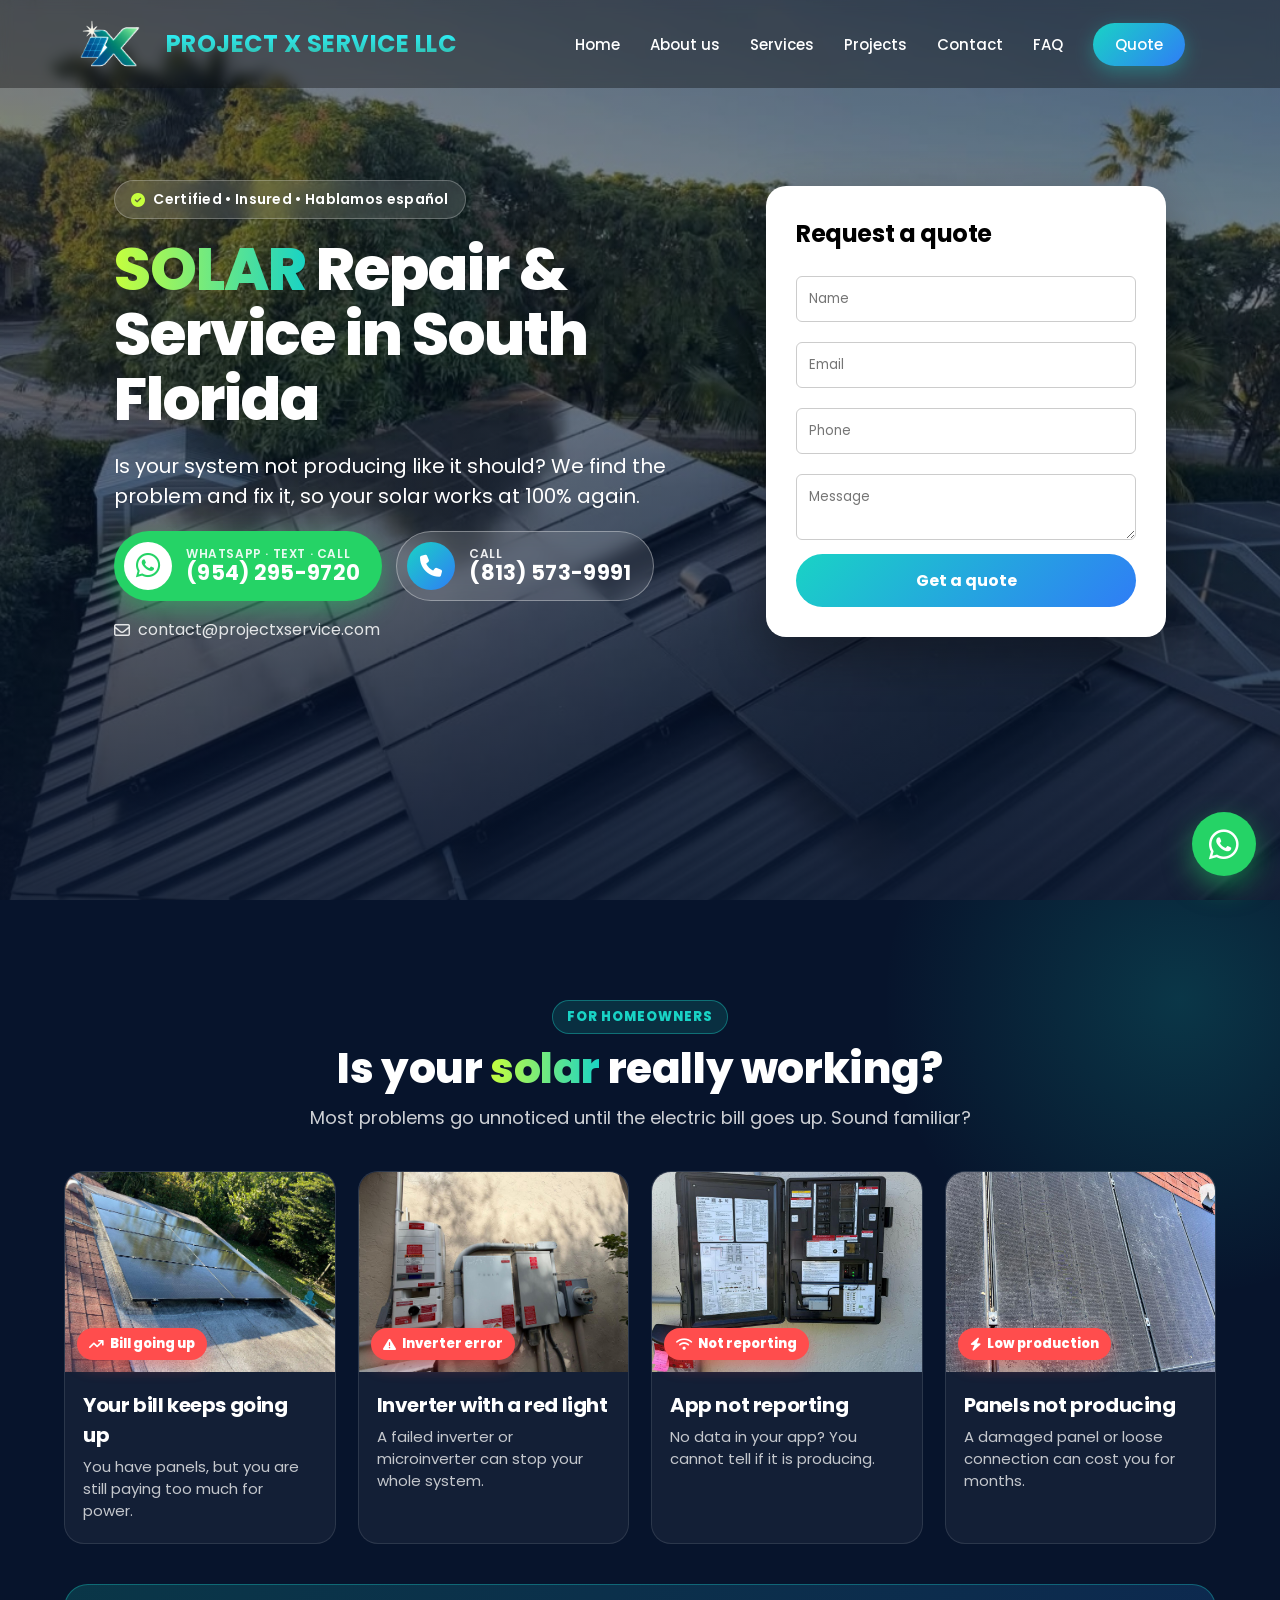
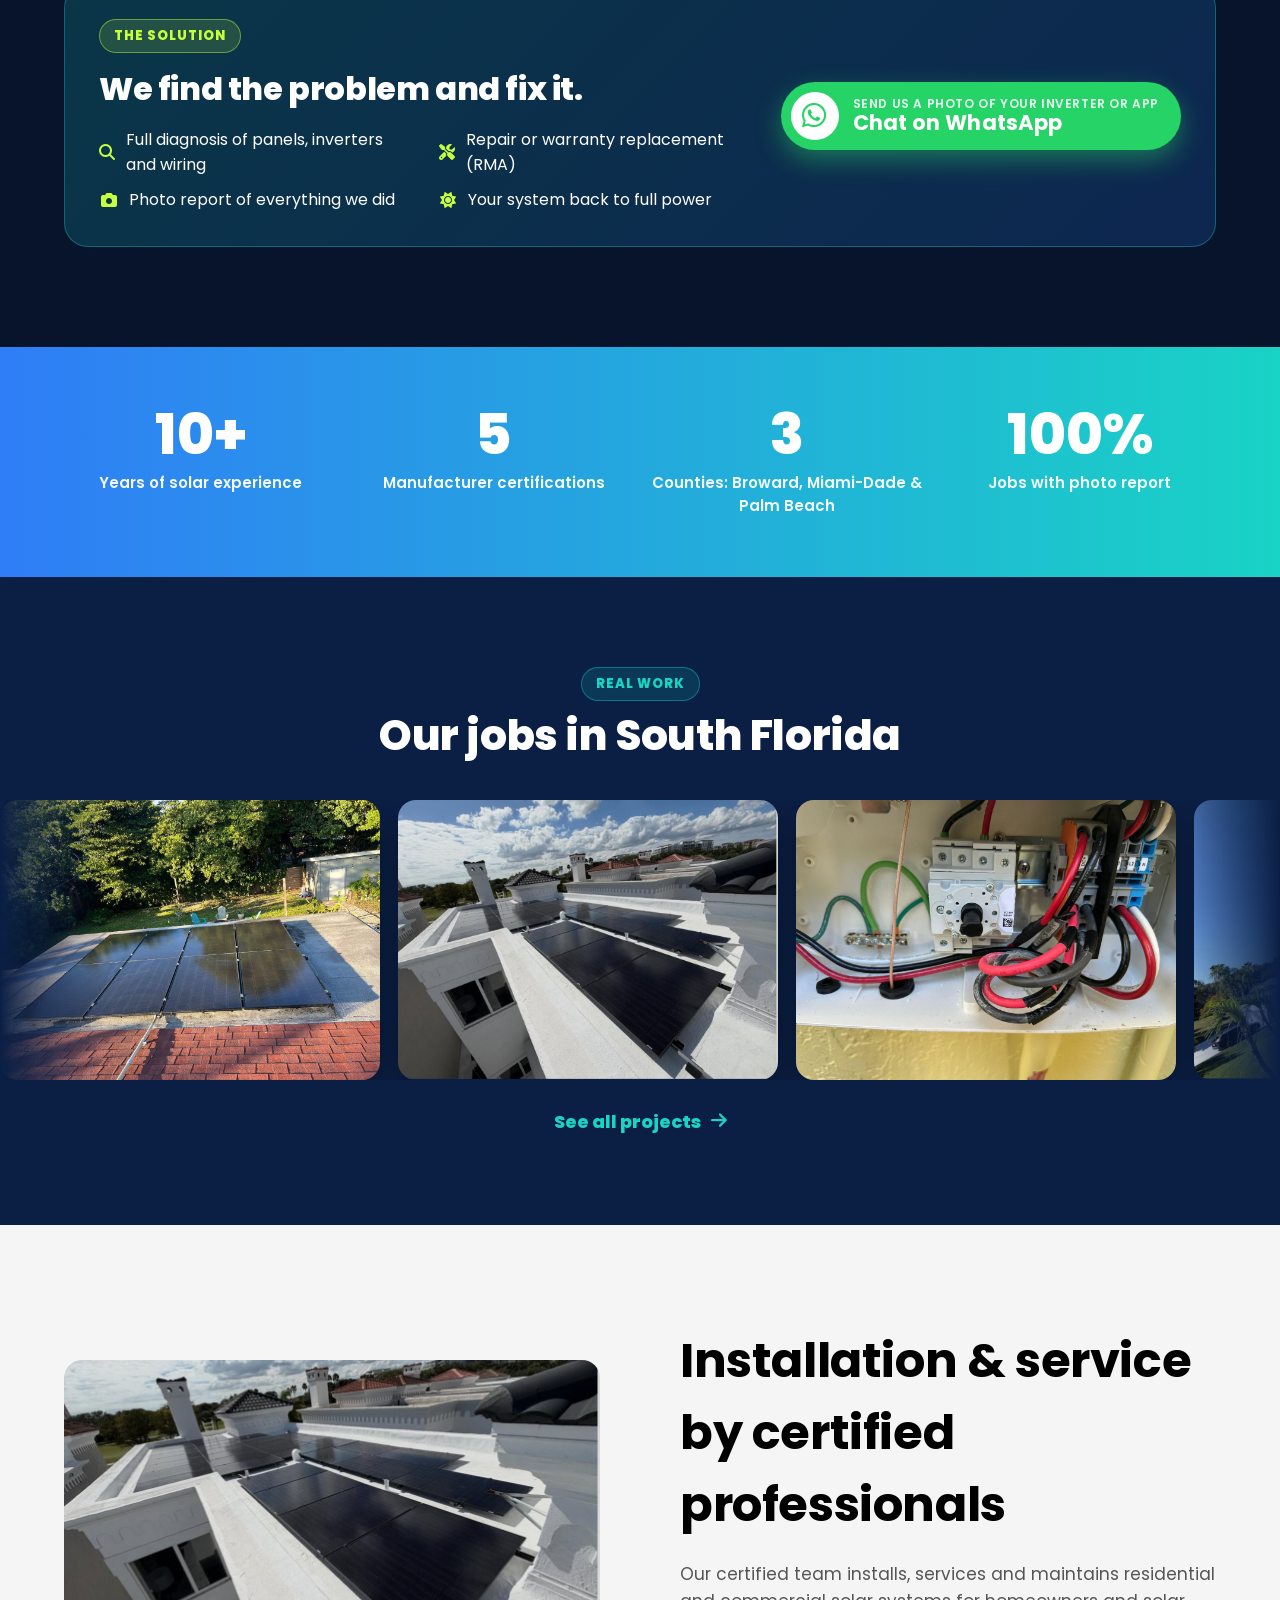
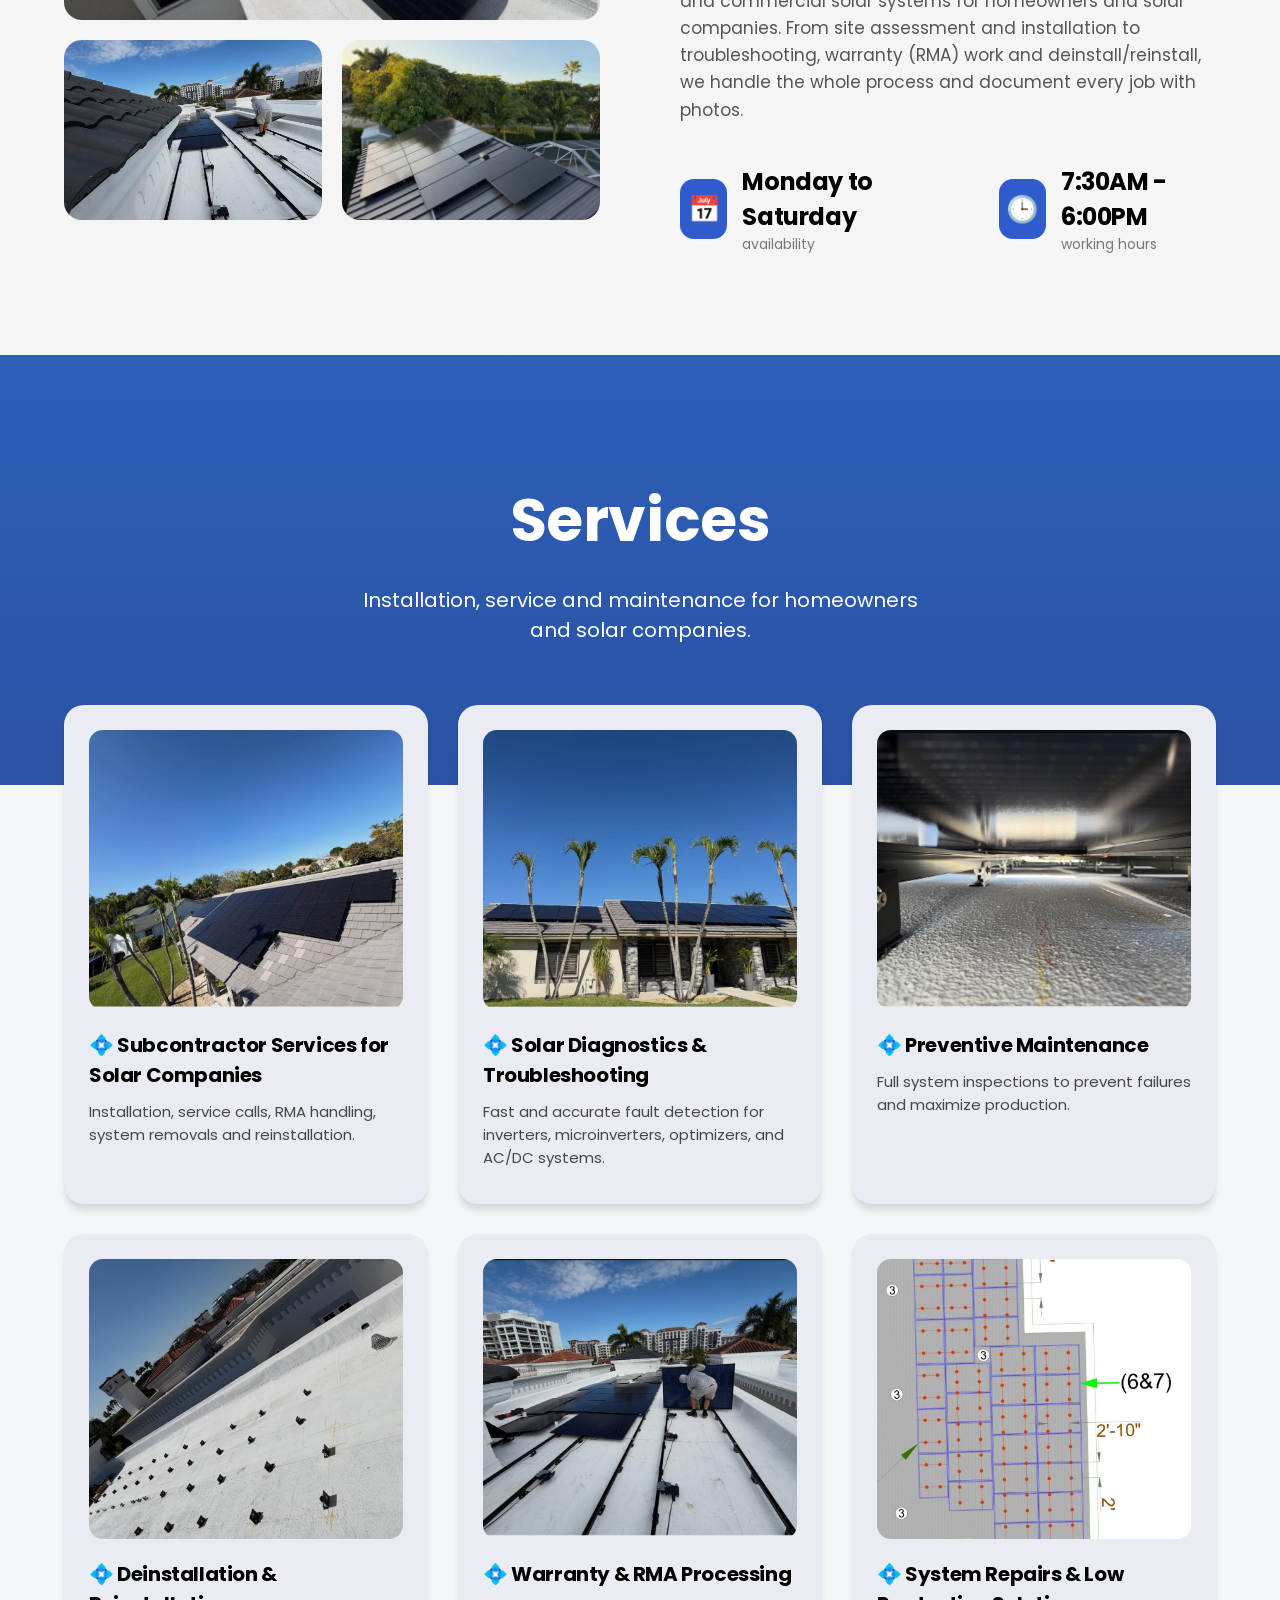
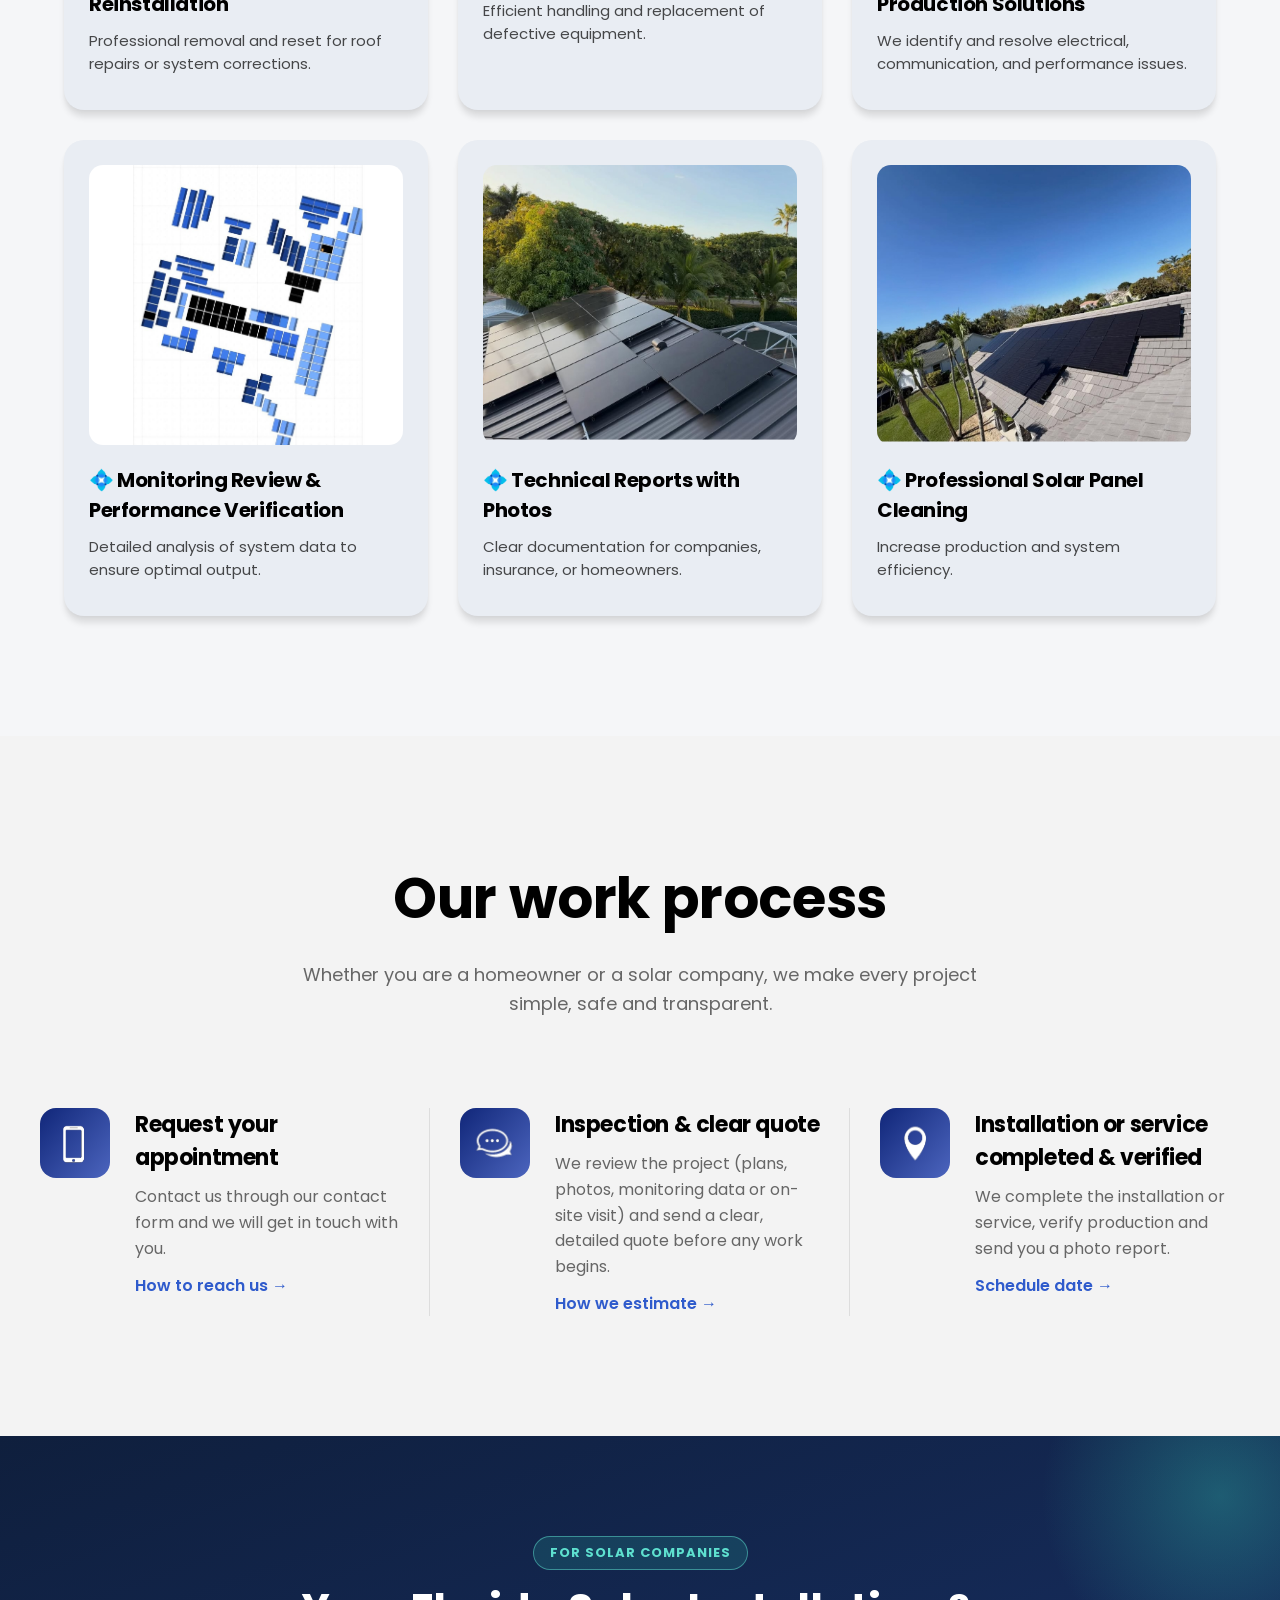
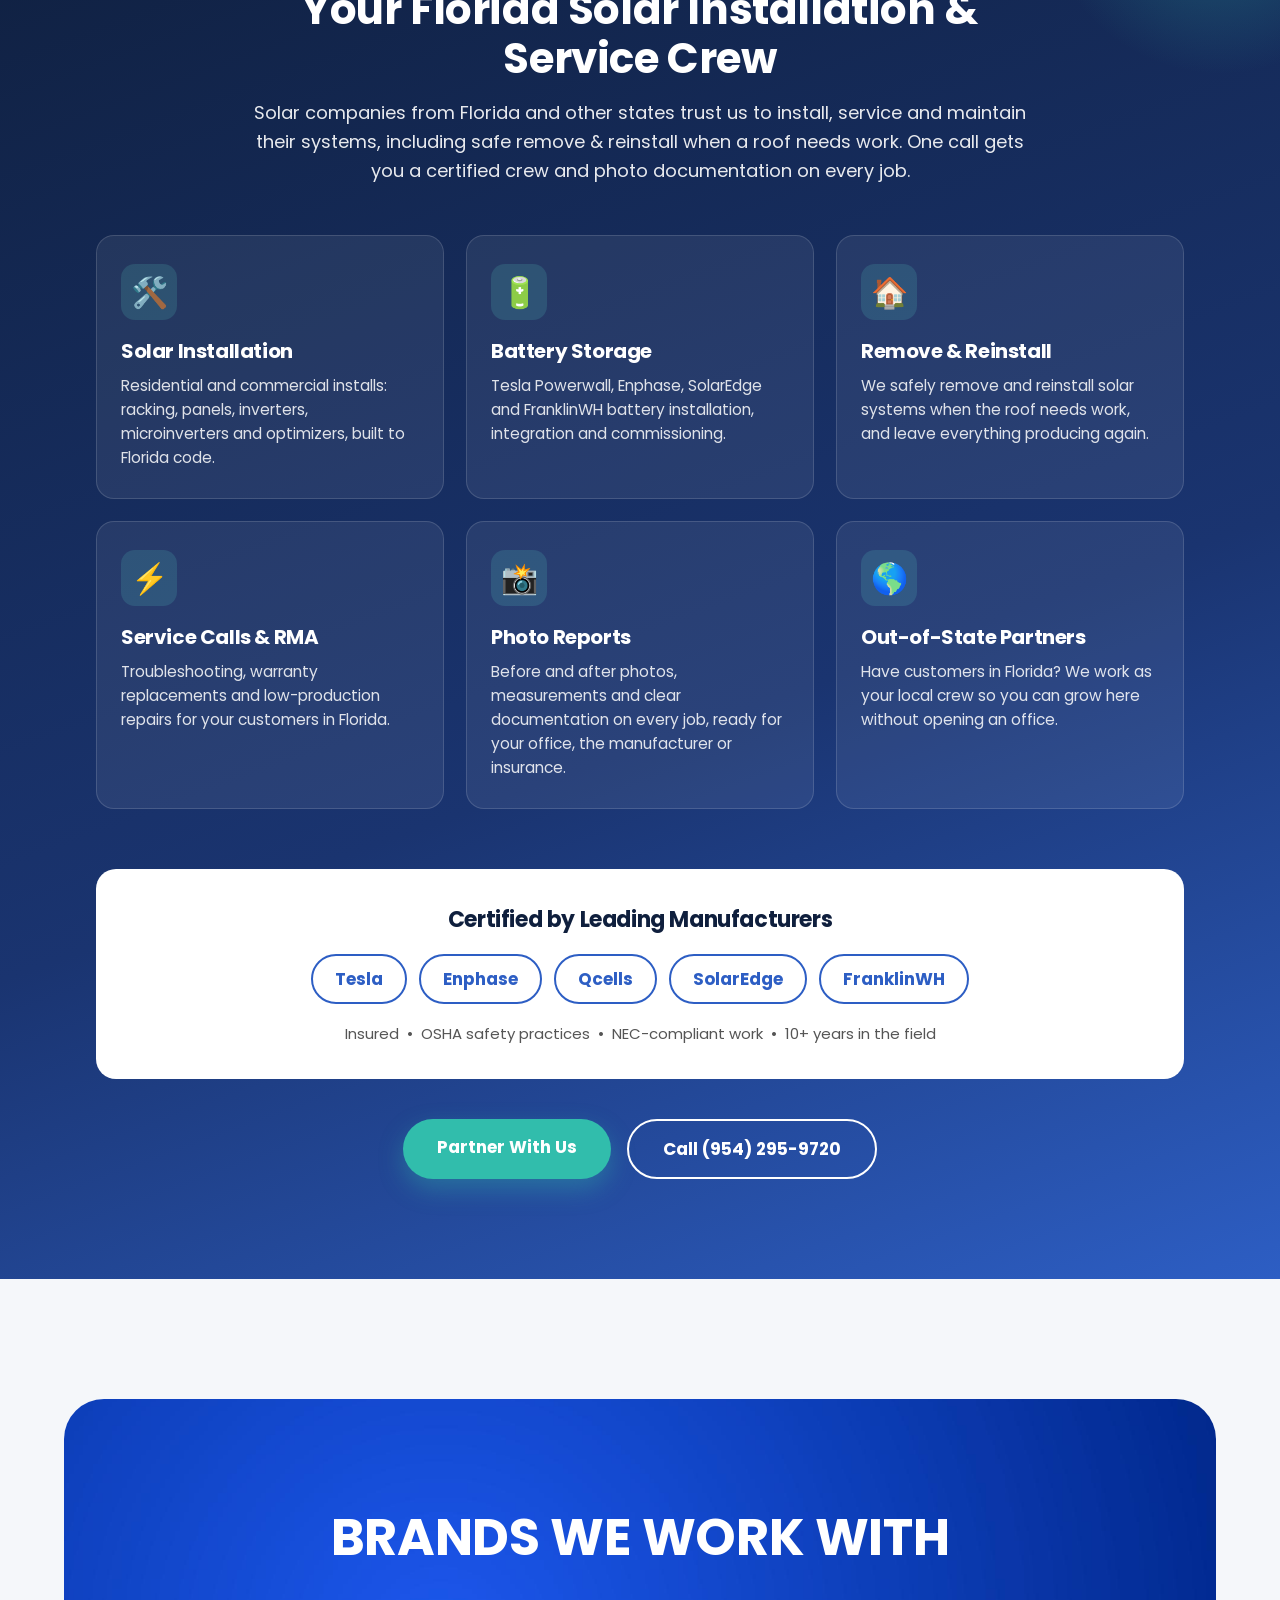
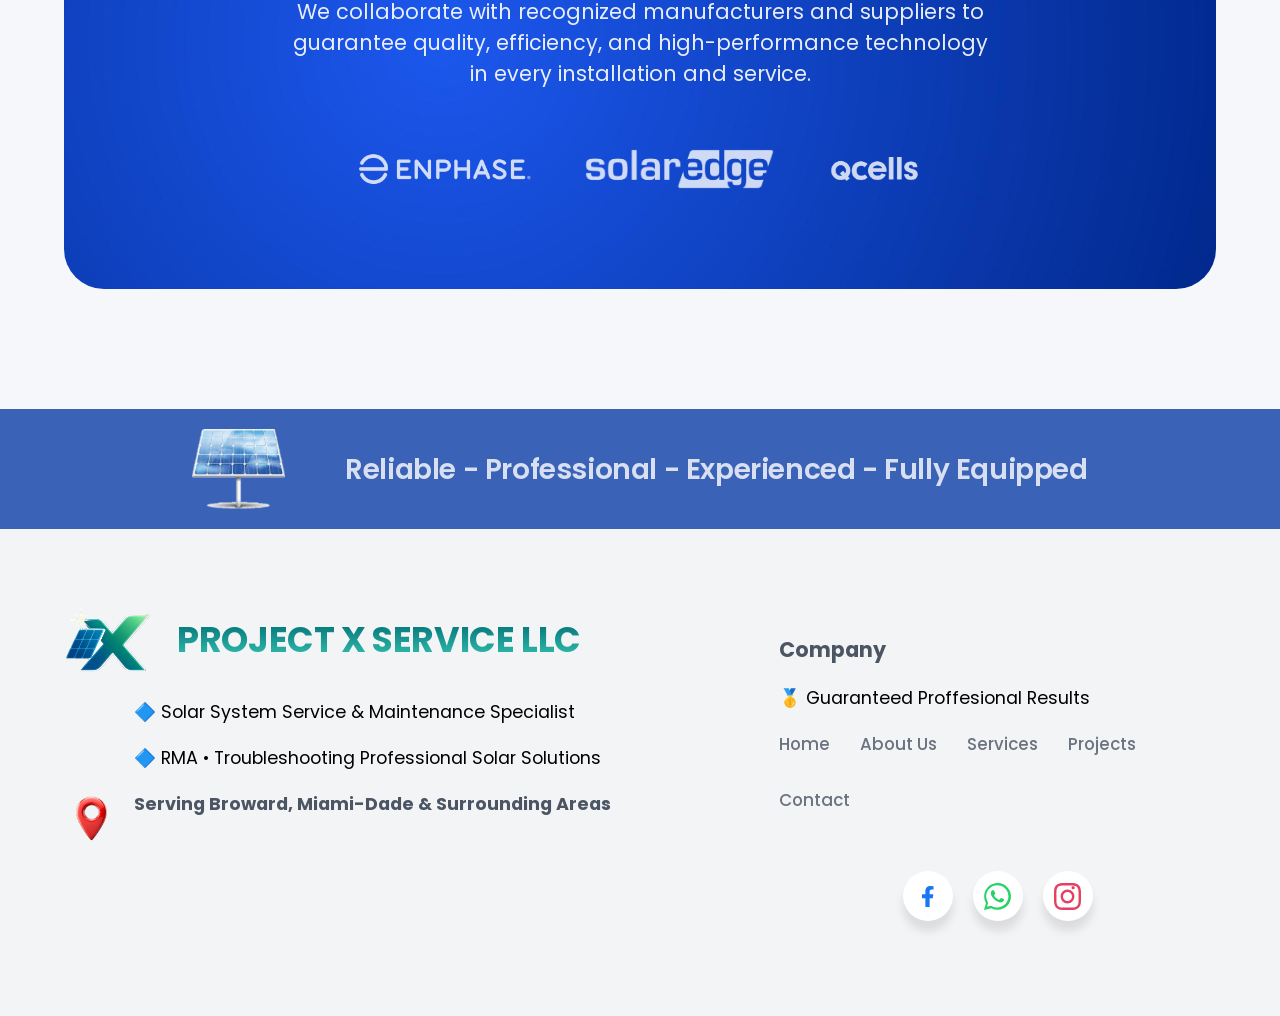
<file: index.html>
<!doctype html>
<html lang="en">
<head>
  <meta charset="utf-8" />
  <meta name="viewport" content="width=device-width, initial-scale=1" />
  <link rel="shortcut icon" href="Img/Logo-nav.png" type="image/png">
  <title>SOLAR Repair &amp; Service in South Florida | Project X Service</title>
<meta name="description" content="SOLAR repair, diagnostics and maintenance for homeowners in Broward, Miami-Dade and Palm Beach. Inverter issues, panels not producing, app not reporting. Certified & insured. Hablamos español. Call (954) 295-9720.">
<link rel="canonical" href="https://projectxservicellc.com/">
<meta name="robots" content="index, follow">
<meta property="og:type" content="website">
<meta property="og:site_name" content="Project X Service LLC">
<meta property="og:title" content="SOLAR Repair &amp; Service in South Florida | Project X Service">
<meta property="og:description" content="SOLAR repair, diagnostics and maintenance for homeowners in Broward, Miami-Dade and Palm Beach. Inverter issues, panels not producing, app not reporting. Certified & insured. Hablamos español. Call (954) 295-9720.">
<meta property="og:url" content="https://projectxservicellc.com/">
<meta property="og:locale" content="en_US">
<meta name="twitter:card" content="summary_large_image">
<script type="application/ld+json">
{"@context":"https://schema.org","@type":"HomeAndConstructionBusiness","name":"Project X Service LLC","url":"https://projectxservicellc.com/","telephone":"+1-954-295-9720","email":"contact@projectxservice.com","description":"SOLAR repair and service for homeowners and solar companies across South Florida: installation, battery storage, diagnostics, RMA/warranty, deinstall/reinstall and maintenance.","address":{"@type":"PostalAddress","addressLocality":"Fort Lauderdale","addressRegion":"FL","addressCountry":"US"},"areaServed":["Florida","Broward County, FL","Miami-Dade County, FL"],"openingHoursSpecification":[{"@type":"OpeningHoursSpecification","dayOfWeek":["Monday","Tuesday","Wednesday","Thursday","Friday","Saturday"],"opens":"07:30","closes":"18:00"}],"sameAs":["https://www.instagram.com/projectxservicellc/","https://www.facebook.com/profile.php?id=61576101704373"]}
</script>
  <link rel="stylesheet" href="style.css" />
  <link rel="stylesheet" href="home.css" />
  <link href="https://fonts.googleapis.com/css2?family=Poppins:wght@400;500;600;700;800&display=swap" rel="stylesheet">
  <link rel="stylesheet" href="https://cdnjs.cloudflare.com/ajax/libs/font-awesome/6.5.0/css/all.min.css">


<link rel="preconnect" href="https://fonts.googleapis.com">
<link rel="preconnect" href="https://fonts.gstatic.com" crossorigin>
<link href="https://fonts.googleapis.com/css2?family=Figtree:ital,wght@0,300..900;1,300..900&family=Gentium+Plus:ital,wght@0,400;0,700;1,400;1,700&family=Lora:ital@1&family=Montserrat:wght@700&family=Noto+Serif:ital,wght@0,100..900;1,100..900&family=PT+Serif:ital,wght@0,400;0,700;1,400;1,700&family=Playfair+Display:ital,wght@0,600;1,600&family=Poppins:wght@500;700&display=swap" rel="stylesheet">
</head>
<body>

<!-- NAVBAR -->
<header id="home" class="navbar">
          <div class="logo">
          <img class="Logo-PX" src="Img/Logo.png">
          <a href="#home">PROJECT X SERVICE LLC</a>
        </div>

    <nav class="menu">
        <a href="#home">Home</a>
        <a href="about_us.html">About us</a>
        <a href="#services">Services</a>
        <a href="projects.html">Projects</a>
        <a href="contact.html">Contact</a>
        <a href="about_us.html#faq">FAQ</a>
        <a href="contact.html" class="btn-nav">Quote</a>
    </nav>

    <div class="menu-toggle">☰</div>
</header>

<!-- HERO -->
  <section class="hero hx-hero">

      <div class="hx-slides" aria-hidden="true">
        <div class="hx-slide" style="background-image:url('Img/Fondo2.jpg')"></div>
        <div class="hx-slide" style="background-image:url('Img/servicio2.jpg')"></div>
        <div class="hx-slide" style="background-image:url('Img/A1.jpg')"></div>
        <div class="hx-slide" style="background-image:url('Img/F-Projects.jpg')"></div>
      </div>
      <div class="overlay hx-overlay"></div>

      <div class="hero-container">

          <!-- TEXTO -->
          <div class="hero-text">
              <span class="hx-kicker hero-reveal step-1"><i class="fa-solid fa-circle-check"></i> Certified &bull; Insured &bull; Hablamos español</span>
              <h1 class="hero-reveal step-1"><span class="hx-grad">SOLAR</span> Repair &amp; Service in South Florida</h1>
              <p class="hero-reveal step-2">Is your system not producing like it should? We find the problem and fix it, so your solar works at 100% again.</p>

          <div class="hero-buttons hero-reveal step-3">
            <div class="hx-cta">
              <a class="hx-btn hx-wa" href="https://wa.me/19542959720" target="_blank" rel="noopener">
                <span class="hx-ico"><i class="fa-brands fa-whatsapp"></i></span>
                <span class="hx-txt"><small>WhatsApp &middot; Text &middot; Call</small><b>(954) 295-9720</b></span>
              </a>
              <a class="hx-btn hx-call" href="tel:+18135739991">
                <span class="hx-ico"><i class="fa-solid fa-phone"></i></span>
                <span class="hx-txt"><small>Call</small><b>(813) 573-9991</b></span>
              </a>
            </div>
            <a class="hx-mail" href="mailto:contact@projectxservice.com"><i class="fa-regular fa-envelope"></i> contact@projectxservice.com</a>
          </div>
          </div>

          <!-- FORMULARIO -->
          <div class="form hero-reveal step-4">
            <div class="form-card">
                
                <h2>Request a quote</h2>

                <form id="heroForm">
                    <input type="text" id="heroName" placeholder="Name" required>
                    <input type="email" id="heroEmail" placeholder="Email" required>
                    <input type="tel" id="heroPhone" placeholder="Phone">
                    <textarea id="heroMessage" placeholder="Message"></textarea>

                    <button type="submit">Get a quote</button>
                </form>

                <!-- SUCCESS STATE -->
                <div class="form-success" id="heroSuccess">
                  <div class="success-circle">
                    <svg viewBox="0 0 52 52">
                      <circle class="circle" cx="26" cy="26" r="24"/>
                      <path class="check" d="M14 27 L22 35 L38 18"/>
                    </svg>
                  </div>
                  <h3>Your message has been sent</h3>
                </div>

            </div>
          </div>

      </div>
</section>

<!-- ===== PROBLEMS (HOMEOWNERS) ===== -->
<section class="hx-problems" id="problems">
  <div class="hx-wrap">
    <div class="hx-head reveal">
      <span class="hx-tag">For homeowners</span>
      <h2>Is your <span class="hx-grad">solar</span> really working?</h2>
      <p>Most problems go unnoticed until the electric bill goes up. Sound familiar?</p>
    </div>
    <div class="hx-pgrid">
      <div class="hx-pcard reveal">
        <div class="hx-pimg" style="background-image:url('Img/A2.jpg')"><span class="hx-badge hx-red"><i class="fa-solid fa-arrow-trend-up"></i> Bill going up</span></div>
        <h3>Your bill keeps going up</h3>
        <p>You have panels, but you are still paying too much for power.</p>
      </div>
      <div class="hx-pcard reveal">
        <div class="hx-pimg" style="background-image:url('Img/F-Reel-1.jpg')"><span class="hx-badge hx-red"><i class="fa-solid fa-triangle-exclamation"></i> Inverter error</span></div>
        <h3>Inverter with a red light</h3>
        <p>A failed inverter or microinverter can stop your whole system.</p>
      </div>
      <div class="hx-pcard reveal">
        <div class="hx-pimg" style="background-image:url('Img/F-Reel-9.jpg')"><span class="hx-badge hx-red"><i class="fa-solid fa-wifi"></i> Not reporting</span></div>
        <h3>App not reporting</h3>
        <p>No data in your app? You cannot tell if it is producing.</p>
      </div>
      <div class="hx-pcard reveal">
        <div class="hx-pimg" style="background-image:url('Img/P-Reel-3.jpg')"><span class="hx-badge hx-red"><i class="fa-solid fa-bolt"></i> Low production</span></div>
        <h3>Panels not producing</h3>
        <p>A damaged panel or loose connection can cost you for months.</p>
      </div>
    </div>
    <div class="hx-solution reveal">
      <div class="hx-sol-text">
        <span class="hx-tag hx-tag-lime">The solution</span>
        <h3>We find the problem and fix it.</h3>
        <ul>
          <li><i class="fa-solid fa-magnifying-glass"></i> Full diagnosis of panels, inverters and wiring</li>
          <li><i class="fa-solid fa-screwdriver-wrench"></i> Repair or warranty replacement (RMA)</li>
          <li><i class="fa-solid fa-camera"></i> Photo report of everything we did</li>
          <li><i class="fa-solid fa-sun"></i> Your system back to full power</li>
        </ul>
      </div>
      <a class="hx-btn hx-wa hx-big" href="https://wa.me/19542959720" target="_blank" rel="noopener">
        <span class="hx-ico"><i class="fa-brands fa-whatsapp"></i></span>
        <span class="hx-txt"><small>Send us a photo of your inverter or app</small><b>Chat on WhatsApp</b></span>
      </a>
    </div>
  </div>
</section>

<!-- ===== STATS ===== -->
<section class="hx-stats">
  <div class="hx-wrap hx-sgrid">
    <div class="hx-stat reveal"><b><span class="hx-count" data-to="10">0</span>+</b><span>Years of solar experience</span></div>
    <div class="hx-stat reveal"><b><span class="hx-count" data-to="5">0</span></b><span>Manufacturer certifications</span></div>
    <div class="hx-stat reveal"><b><span class="hx-count" data-to="3">0</span></b><span>Counties: Broward, Miami-Dade &amp; Palm Beach</span></div>
    <div class="hx-stat reveal"><b><span class="hx-count" data-to="100">0</span>%</b><span>Jobs with photo report</span></div>
  </div>
</section>

<!-- ===== GALLERY ===== -->
<section class="hx-gallery">
  <div class="hx-head reveal">
    <span class="hx-tag">Real work</span>
    <h2>Our jobs in South Florida</h2>
  </div>
  <div class="hx-marquee">
    <div class="hx-track">
      <img src="Img/A1.jpg" alt="Solar panels on a tile roof in South Florida" loading="lazy">
      <img src="Img/T1.jpg" alt="Solar system on a flat roof" loading="lazy">
      <img src="Img/F-Reel-3.jpg" alt="Solar inverter wiring" loading="lazy">
      <img src="Img/servicio1.jpg" alt="Solar array on a shingle roof" loading="lazy">
      <img src="Img/F-Projects.jpg" alt="Solar panels on a metal roof" loading="lazy">
      <img src="Img/A4.jpg" alt="Black solar panels with palm trees" loading="lazy">
      <img src="Img/servicio5.jpg" alt="Technician on a roof servicing solar" loading="lazy">
      <img src="Img/T3.jpg" alt="Solar installation in South Florida" loading="lazy">
      <img src="Img/about-ref.jpg" alt="Project X Service truck" loading="lazy">
    </div>
  </div>
  <div class="hx-center reveal"><a class="hx-link" href="projects.html">See all projects <i class="fa-solid fa-arrow-right"></i></a></div>
</section>

<!-- ===== SECCIÓN SERVICIOS ===== -->
<section class="services-section">

  <div class="services-container">

    <!-- IMÁGENES IZQUIERDA -->
    <div class="services-images reveal">
      <img src="Img/T1.jpg" class="img-big" alt="Solar technician servicing a rooftop solar system in South Florida">
      
      <div class="img-row">
        <img src="Img/T2.jpg" alt="Solar panel maintenance by Project X Service LLC">
        <img src="Img/T3.jpg" alt="Solar system inspection in Fort Lauderdale, FL">
      </div>
    </div>

    <!-- TEXTO DERECHA -->
    <div class="services-content">

      <h2 class="reveal">Installation &amp; service by certified professionals</h2>

      <p class="reveal">
        Our certified team installs, services and maintains residential and commercial solar systems for homeowners and solar companies. From site assessment and installation to troubleshooting, warranty (RMA) work and deinstall/reinstall, we handle the whole process and document every job with photos.
      </p>
      <!-- ICONOS -->
      <div class="services-features">

        <div class="feature-box reveal">
          <div class="feature-icon">📅</div>
          <div>
            <h3>Monday to Saturday</h3>
            <span>availability</span>
          </div>
        </div>

        <div class="feature-box reveal">
          <div class="feature-icon">🕒</div>
          <div>
            <h3>7:30AM - 6:00PM</h3>
            <span>working hours</span>
          </div>
        </div>

      </div>

    </div>
  </div>
</section>

<!-- SERVICES -->
<section id="services" class="services">

  <!-- FRANJA AZUL -->
  <div class="services-hero">
    <h2 class="reveal">Services</h2>
    <p class="reveal">
      Installation, service and maintenance for homeowners and solar companies.
    </p>
  </div>

  <!-- TARJETAS -->
  <div class="services-grid">

    <div class="service-card reveal">
      <div class="service-img">
        <img src="Img/servicio1.jpg" alt="Subcontractor services for solar companies">
      </div>
      <h3>💠 Subcontractor Services for Solar Companies</h3>
      <p>Installation, service calls, RMA handling, system removals and reinstallation.</p>
    </div>

    <div class="service-card reveal">
      <div class="service-img">
        <img src="Img/servicio2.jpg" alt="Solar diagnostics and troubleshooting">
      </div>
      <h3>💠 Solar Diagnostics & Troubleshooting</h3>
      <p>Fast and accurate fault detection for inverters, microinverters, optimizers, and AC/DC systems.</p>
    </div>

    <div class="service-card reveal">
      <div class="service-img">
        <img src="Img/servicio3.jpg" alt="Preventive solar maintenance">
      </div>
      <h3>💠 Preventive Maintenance</h3>
      <p>Full system inspections to prevent failures and maximize production.</p>
    </div>

    <div class="service-card reveal">
      <div class="service-img">
        <img src="Img/servicio4.jpg" alt="Solar deinstallation and reinstallation for roof work">
      </div>
      <h3>💠 Deinstallation & Reinstallation</h3>
      <p>Professional removal and reset for roof repairs or system corrections.</p>
    </div>

    <div class="service-card reveal">
      <div class="service-img">
        <img src="Img/servicio5.jpg" alt="Solar warranty and RMA processing">
      </div>
      <h3>💠 Warranty & RMA Processing</h3>
      <p>Efficient handling and replacement of defective equipment.</p>
    </div>

    <div class="service-card reveal">
      <div class="service-img">
        <img src="Img/servicio6.jpg" alt="Solar system repair for low production">
      </div>
      <h3>💠 System Repairs & Low Production Solutions</h3>
      <p>We identify and resolve electrical, communication, and performance issues.</p>
    </div>

    <div class="service-card reveal">
      <div class="service-img">
        <img src="Img/servicio7.jpg" alt="Solar monitoring review and performance verification">
      </div>
      <h3>💠 Monitoring Review & Performance Verification</h3>
      <p>Detailed analysis of system data to ensure optimal output.</p>
    </div>

    <div class="service-card reveal">
      <div class="service-img">
        <img src="Img/servicio8.jpg" alt="Solar technical report with photos">
      </div>
      <h3>💠 Technical Reports with Photos</h3>
      <p>Clear documentation for companies, insurance, or homeowners.</p>
    </div>

    <div class="service-card reveal">
      <div class="service-img">
        <img src="Img/servicio9.jpg" alt="Professional solar panel cleaning in South Florida">
      </div>
      <h3>💠 Professional Solar Panel Cleaning</h3>
      <p>Increase production and system efficiency.</p>
    </div>

  </div>
</section>

<section class="process">

  <div class="process-header">
    <h2 class="reveal">Our work process</h2>
    <p class="reveal">
      Whether you are a homeowner or a solar company, we make every project simple, safe and transparent.
    </p>
  </div>

  <div class="process-steps">

    <!-- PASO 1 -->
    <div class="process-step reveal step step-1">
      <div class="step-icon">
        <img src="Img/process-1.png" alt="">
      </div>

      <div class="step-text">
        <h3>Request your appointment</h3>
        <p>
          Contact us through our contact form and we will get in touch with you.
        </p>
        <a href="contact.html">How to reach us →</a>
      </div>
    </div>

    <!-- PASO 2 -->
    <div class="process-step reveal step step-2">
      <div class="step-icon">
        <img src="Img/process-2.png" alt="">
      </div>

      <div class="step-text">
        <h3>Inspection &amp; clear quote</h3>
        <p>
          We review the project (plans, photos, monitoring data or on-site visit) and send a clear, detailed quote before any work begins.
        </p>
        <a href="contact.html">How we estimate →</a>
      </div>
    </div>

    <!-- PASO 3 -->
    <div class="process-step reveal step step-3">
      <div class="step-icon">
        <img src="Img/process-3.png" alt="">
      </div>

      <div class="step-text">
        <h3>Installation or service completed &amp; verified</h3>
        <p>
          We complete the installation or service, verify production and send you a photo report.
        </p>
        <a href="contact.html">Schedule date →</a>
      </div>
    </div>

  </div>

</section>

<!-- ===== PARTNERS (B2B) ===== -->
<section class="partners" id="partners">
<div class="partners-container">
<div class="partners-head reveal">
<span class="partners-tag">For Solar Companies</span>
<h2>Your Florida Solar Installation &amp; Service Crew</h2>
<p>Solar companies from Florida and other states trust us to install, service and maintain their systems, including safe remove &amp; reinstall when a roof needs work. One call gets you a certified crew and photo documentation on every job.</p>
</div>
<div class="partners-grid">
<div class="partner-card reveal"><div class="partner-icon">🛠️</div><h3>Solar Installation</h3><p>Residential and commercial installs: racking, panels, inverters, microinverters and optimizers, built to Florida code.</p></div>
<div class="partner-card reveal"><div class="partner-icon">🔋</div><h3>Battery Storage</h3><p>Tesla Powerwall, Enphase, SolarEdge and FranklinWH battery installation, integration and commissioning.</p></div>
<div class="partner-card reveal"><div class="partner-icon">🏠</div><h3>Remove &amp; Reinstall</h3><p>We safely remove and reinstall solar systems when the roof needs work, and leave everything producing again.</p></div>
<div class="partner-card reveal"><div class="partner-icon">⚡</div><h3>Service Calls &amp; RMA</h3><p>Troubleshooting, warranty replacements and low-production repairs for your customers in Florida.</p></div>
<div class="partner-card reveal"><div class="partner-icon">📸</div><h3>Photo Reports</h3><p>Before and after photos, measurements and clear documentation on every job, ready for your office, the manufacturer or insurance.</p></div>
<div class="partner-card reveal"><div class="partner-icon">🌎</div><h3>Out-of-State Partners</h3><p>Have customers in Florida? We work as your local crew so you can grow here without opening an office.</p></div>
</div>
<div class="cert-strip reveal">
<h3>Certified by Leading Manufacturers</h3>
<div class="cert-badges"><span>Tesla</span><span>Enphase</span><span>Qcells</span><span>SolarEdge</span><span>FranklinWH</span></div>
<p class="cert-note">Insured &nbsp;•&nbsp; OSHA safety practices &nbsp;•&nbsp; NEC-compliant work &nbsp;•&nbsp; 10+ years in the field</p>
</div>
<div class="partners-cta reveal">
<a href="#partners" class="partners-btn" data-open-partner>Partner With Us</a>
<a href="tel:+19542959720" class="partners-btn ghost">Call (954) 295-9720</a>
</div>
</div>
</section>

<section class="brands reveal">
  <div class="brands-container">

    <h2>BRANDS WE WORK WITH</h2>
    <p>
      We collaborate with recognized manufacturers and suppliers to guarantee quality, efficiency, and high-performance technology in every installation and service.
    </p>

    <div class="brands-logos">
      <img src="Img/Enphase_Logo.png" alt="Enphase">
      <img src="Img/Solar_Logo.png" alt="Solar Edge">
      <img src="Img/Qcells_Logo.webp" alt="Qcells">
    </div>

  </div>
</section>

<section class="end-band">
<div class="top-bar">
  <div class="top-bar-content reveal">
    <img src="Img/pp.png" alt="Icono">
    <h3>Reliable - Professional - Experienced - Fully Equipped</h3>
  </div>
</div>

</section>

<footer class="footer">
  <div class="footer-container">

    <!-- LEFT SIDE -->
    <div class="footer-left reveal">
      <div class="footer-logo">
        <img src="Img/Logo.png" alt="Project X">
        <h3>PROJECT X SERVICE LLC</h3>
      </div>

    <p class="D-footer">🔷 Solar System Service & Maintenance Specialist</p>
    <p class="D-footer">🔷 RMA • Troubleshooting Professional Solar Solutions</p>

      <div class="footer-address">
        <div class="address-row">
          <img src="Img/location_icon.png" alt="Location">
          <div>
            <p>Serving Broward, Miami-Dade &amp; Surrounding Areas</p>
          </div>
        </div>

      </div>
    </div>

    <!-- RIGHT SIDE -->
    <div class="footer-right reveal">

      <h4>Company</h4>
      <p class="D2-footer">🥇 Guaranteed Proffesional Results</p>

      <ul class="footer-links-horizontal">
        <li><a href="/">Home</a></li>
        <li><a href="about_us.html">About Us</a></li>
        <li><a href="/#services">Services</a></li>
        <li><a href="projects.html">Projects</a></li>
        <li><a href="contact.html">Contact</a></li>
      </ul>

      <!-- Redes sociales --> 
    <ul class="wrapper">

    <li>
        <a href="https://www.facebook.com/profile.php?id=61576101704373" target="_blank" class="icon facebook">
        <span class="tooltip">Facebook</span>
        <svg viewBox="0 0 320 512" height="1.2em" fill="currentColor">
            <path d="M279.14 288l14.22-92.66h-88.91v-60.13c0-25.35 12.42-50.06 52.24-50.06h40.42V6.26S260.43 0 225.36 0c-73.22 0-121.08 44.38-121.08 124.72v70.62H22.89V288h81.39v224h100.17V288z"/>
        </svg>
        </a>
    </li>

    <li>
        <a href="https://wa.me/message/UJJFYZ3BVUFKO1" target="_blank" class="icon whatsapp">
        <span class="tooltip">WhatsApp</span>
    <svg viewBox="0 0 24 24" height="1.5em" fill="currentColor">
    <path d="M20.52 3.48A11.88 11.88 0 0012.06 0C5.5 0 .17 5.33.17 11.89c0 2.09.55 4.13 1.6 5.93L0 24l6.34-1.66a11.86 11.86 0 005.72 1.46h.01c6.56 0 11.89-5.33 11.89-11.89 0-3.18-1.24-6.17-3.44-8.43zM12.07 21.8c-1.86 0-3.68-.5-5.27-1.44l-.38-.23-3.76.99 1-3.67-.25-.38a9.86 9.86 0 01-1.52-5.19c0-5.47 4.45-9.92 9.92-9.92 2.65 0 5.14 1.03 7.01 2.9a9.86 9.86 0 012.9 7.02c0 5.47-4.45 9.92-9.92 9.92zm5.45-7.41c-.3-.15-1.77-.87-2.04-.97-.27-.1-.47-.15-.67.15-.2.3-.77.97-.95 1.17-.17.2-.35.22-.65.07-.3-.15-1.27-.47-2.42-1.5-.89-.79-1.5-1.77-1.68-2.07-.17-.3-.02-.46.13-.61.13-.13.3-.35.45-.52.15-.17.2-.3.3-.5.1-.2.05-.37-.02-.52-.07-.15-.67-1.62-.92-2.22-.24-.58-.49-.5-.67-.51h-.57c-.2 0-.5.07-.76.36-.26.3-1 1-.97 2.44.03 1.44 1.02 2.83 1.16 3.03.15.2 2 3.06 4.86 4.29.68.29 1.21.46 1.62.59.68.22 1.3.19 1.79.11.55-.08 1.77-.72 2.02-1.42.25-.7.25-1.31.18-1.43-.07-.12-.27-.19-.57-.34z"/>
    </svg>
        </a>
    </li>

    <li>
        <a href="https://www.instagram.com/projectxservicellc/" target="_blank" class="icon instagram">
        <span class="tooltip">Instagram</span>
    <svg viewBox="0 0 24 24" height="1.5em" fill="currentColor">
    <path d="M12 2.16c3.2 0 3.58.01 4.85.07 3.25.15 4.77 1.69 4.92 4.92.06 1.27.07 1.65.07 4.85s-.01 3.58-.07 4.85c-.15 3.23-1.67 4.77-4.92 4.92-1.27.06-1.65.07-4.85.07s-3.58-.01-4.85-.07c-3.25-.15-4.77-1.69-4.92-4.92C2.17 15.58 2.16 15.2 2.16 12s.01-3.58.07-4.85c.15-3.23 1.67-4.77 4.92-4.92C8.42 2.17 8.8 2.16 12 2.16zm0-2.16C8.74 0 8.33.01 7.05.07 2.7.27.27 2.7.07 7.05.01 8.33 0 8.74 0 12s.01 3.67.07 4.95c.2 4.35 2.63 6.78 6.98 6.98 1.28.06 1.69.07 4.95.07s3.67-.01 4.95-.07c4.35-.2 6.78-2.63 6.98-6.98.06-1.28.07-1.69.07-4.95s-.01-3.67-.07-4.95C23.73 2.7 21.3.27 16.95.07 15.67.01 15.26 0 12 0zm0 5.84a6.16 6.16 0 100 12.32 6.16 6.16 0 000-12.32zm0 10.16a4 4 0 110-8 4 4 0 010 8zm6.41-11.85a1.44 1.44 0 11-2.88 0 1.44 1.44 0 012.88 0z"/>
    </svg>
        </a>
    </li>

    </ul>
  </div>
</footer>

<!-- ===== PARTNER MODAL ===== -->
<div class="px-modal" id="partnerModal" aria-hidden="true">
<div class="px-modal-backdrop" data-close></div>
<div class="px-modal-box form-card" role="dialog" aria-modal="true" aria-labelledby="partnerTitle">
<button type="button" class="px-modal-close" data-close aria-label="Close">&times;</button>
<h2 id="partnerTitle">Partner With Us</h2>
<p class="px-modal-sub">Tell us about your company and your projects in Florida.</p>
<form id="partnerForm">
<input type="text" name="Company" placeholder="Company name" required>
<input type="text" name="Name" placeholder="Contact name" required>
<input type="email" name="email" placeholder="Email" required>
<input type="tel" name="Phone" placeholder="Phone">
<input type="text" name="State" placeholder="State (e.g. Texas)">
<textarea name="Message" placeholder="Tell us about your projects"></textarea>
<input type="hidden" name="_subject" value="New Partnership Inquiry - Project X Website">
<input type="hidden" name="_template" value="table">
<input type="hidden" name="_captcha" value="false">
<input type="text" name="_honey" class="px-hp" tabindex="-1" autocomplete="off">
<button type="submit">Send</button>
<p class="px-form-error" hidden>Something went wrong. Please email us at contact@projectxservice.com</p>
</form>
<div class="form-success" id="partnerSuccess">
<div class="success-circle">
<svg viewBox="0 0 52 52">
<circle class="circle" cx="26" cy="26" r="24"/>
<path class="check" d="M14 27 L22 35 L38 18"/>
</svg>
</div>
<h3>Your message has been sent</h3>
</div>
</div>
</div>
<script>
(function(){
var m=document.getElementById('partnerModal');if(!m)return;
var f=document.getElementById('partnerForm'),ok=document.getElementById('partnerSuccess'),err=m.querySelector('.px-form-error');
function open(e){if(e)e.preventDefault();m.classList.add('open');m.setAttribute('aria-hidden','false');document.body.style.overflow='hidden';}
function close(){m.classList.remove('open');m.setAttribute('aria-hidden','true');document.body.style.overflow='';}
document.querySelectorAll('[data-open-partner]').forEach(function(b){b.addEventListener('click',open);});
m.querySelectorAll('[data-close]').forEach(function(b){b.addEventListener('click',close);});
document.addEventListener('keydown',function(e){if(e.key==='Escape')close();});
f.addEventListener('submit',function(e){
e.preventDefault();var btn=f.querySelector('button[type=submit]');btn.disabled=true;btn.textContent='Sending...';err.hidden=true;
fetch('https://formsubmit.co/ajax/contact@projectxservice.com',{method:'POST',headers:{'Accept':'application/json'},body:new FormData(f)})
.then(function(r){if(!r.ok)throw 0;return r.json();})
.then(function(){f.style.display='none';ok.classList.add('active');ok.style.display='flex';f.reset();})
.catch(function(){err.hidden=false;})
.finally(function(){btn.disabled=false;btn.textContent='Send';});
});
})();
</script>

<a class="hx-float" href="https://wa.me/19542959720" target="_blank" rel="noopener" aria-label="WhatsApp"><i class="fa-brands fa-whatsapp"></i></a>
<div class="hx-mbar">
  <a href="https://wa.me/19542959720" target="_blank" rel="noopener" class="hx-mwa"><i class="fa-brands fa-whatsapp"></i> WhatsApp</a>
  <a href="tel:+19542959720" class="hx-mcall"><i class="fa-solid fa-phone"></i> Call</a>
</div>
<script>
(function(){
  var slides=document.querySelectorAll('.hx-slide'),i=0;
  if(slides.length){slides[0].classList.add('on');setInterval(function(){slides[i].classList.remove('on');i=(i+1)%slides.length;slides[i].classList.add('on');},5000);}
  var tr=document.querySelector('.hx-track');if(tr){var n0=tr.children.length;tr.innerHTML+=tr.innerHTML;for(var k=n0;k<tr.children.length;k++){tr.children[k].setAttribute('aria-hidden','true');tr.children[k].alt='';}}
  var nums=document.querySelectorAll('.hx-count');
  if('IntersectionObserver' in window){
    var io=new IntersectionObserver(function(es){es.forEach(function(e){if(!e.isIntersecting)return;var el=e.target,to=+el.dataset.to,t0=null;
      function step(t){if(!t0)t0=t;var p=Math.min(1,(t-t0)/1400);el.textContent=Math.round(to*(1-Math.pow(1-p,3)));if(p<1)requestAnimationFrame(step);}
      requestAnimationFrame(step);io.unobserve(el);});},{threshold:.5});
    nums.forEach(function(n){io.observe(n);});
  } else nums.forEach(function(n){n.textContent=n.dataset.to;});
})();
</script>
<script src="script.js"></script>
</body>

</html>
</file>
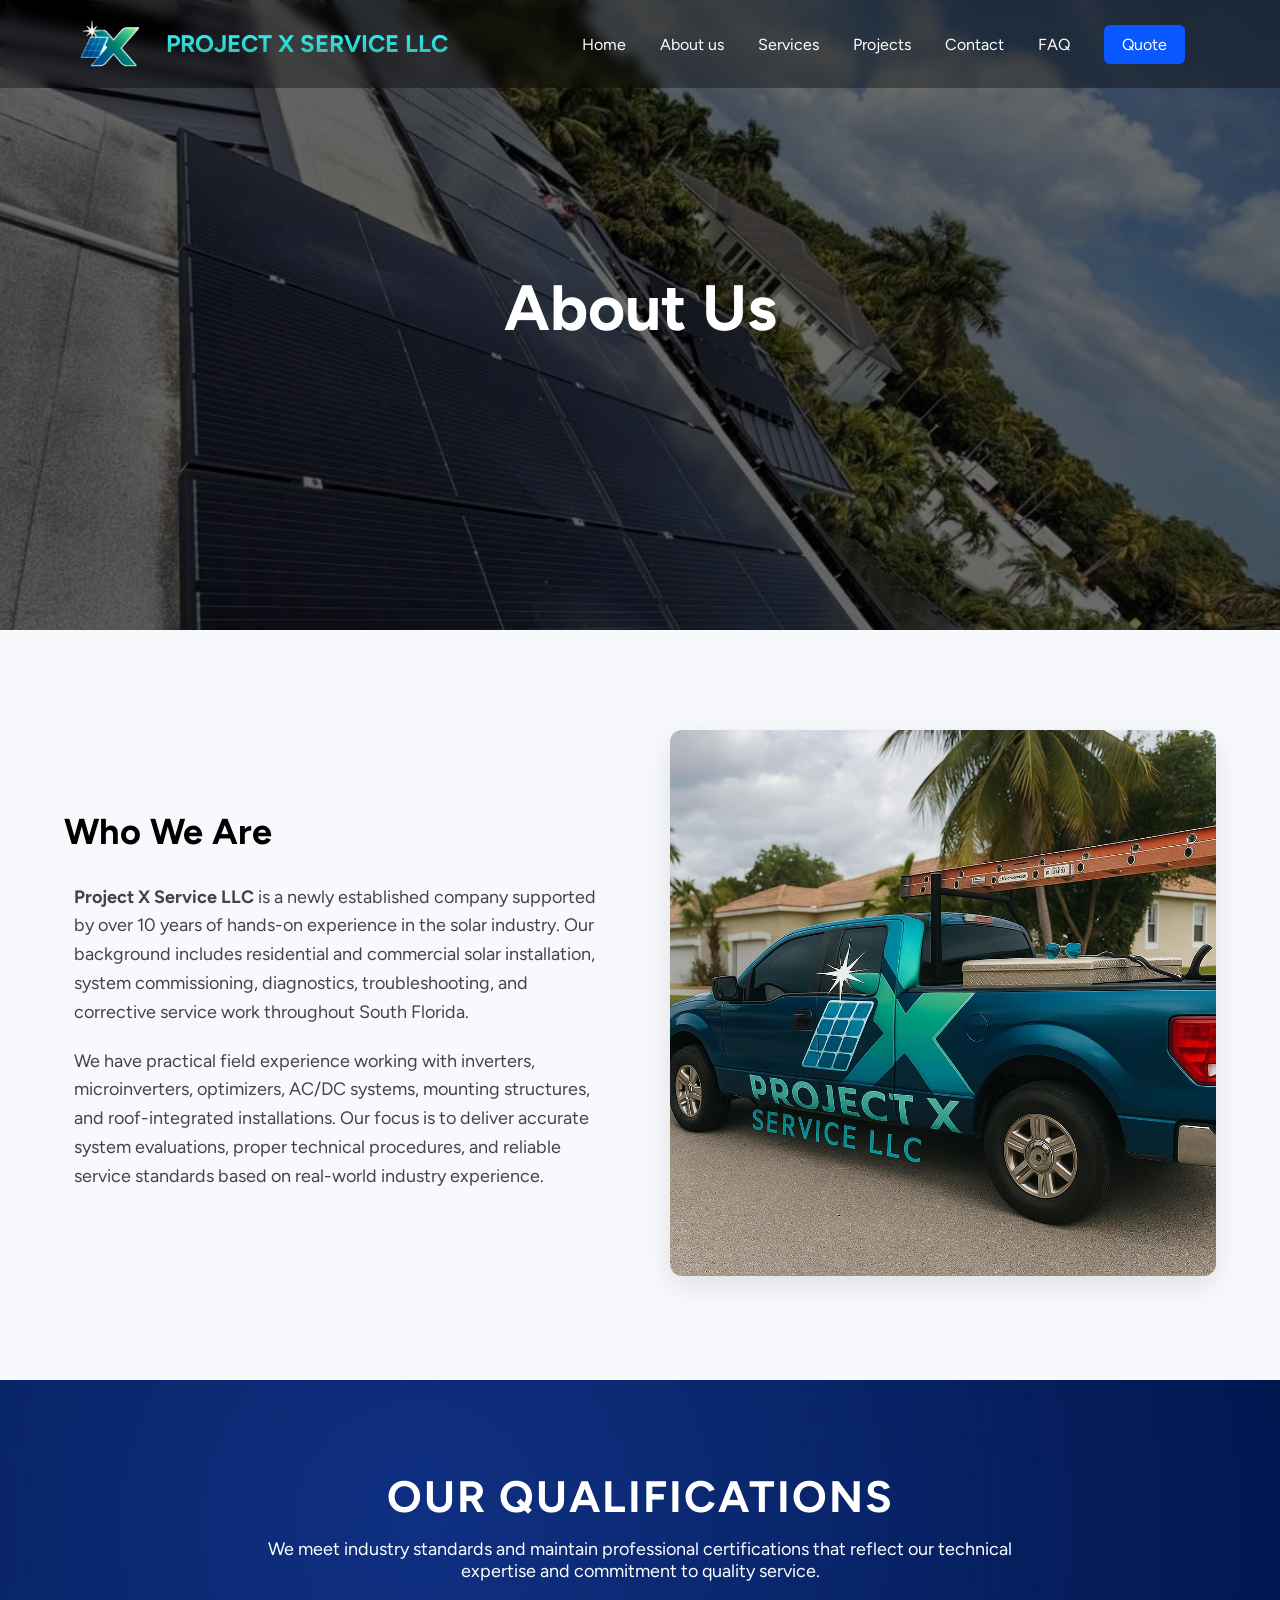
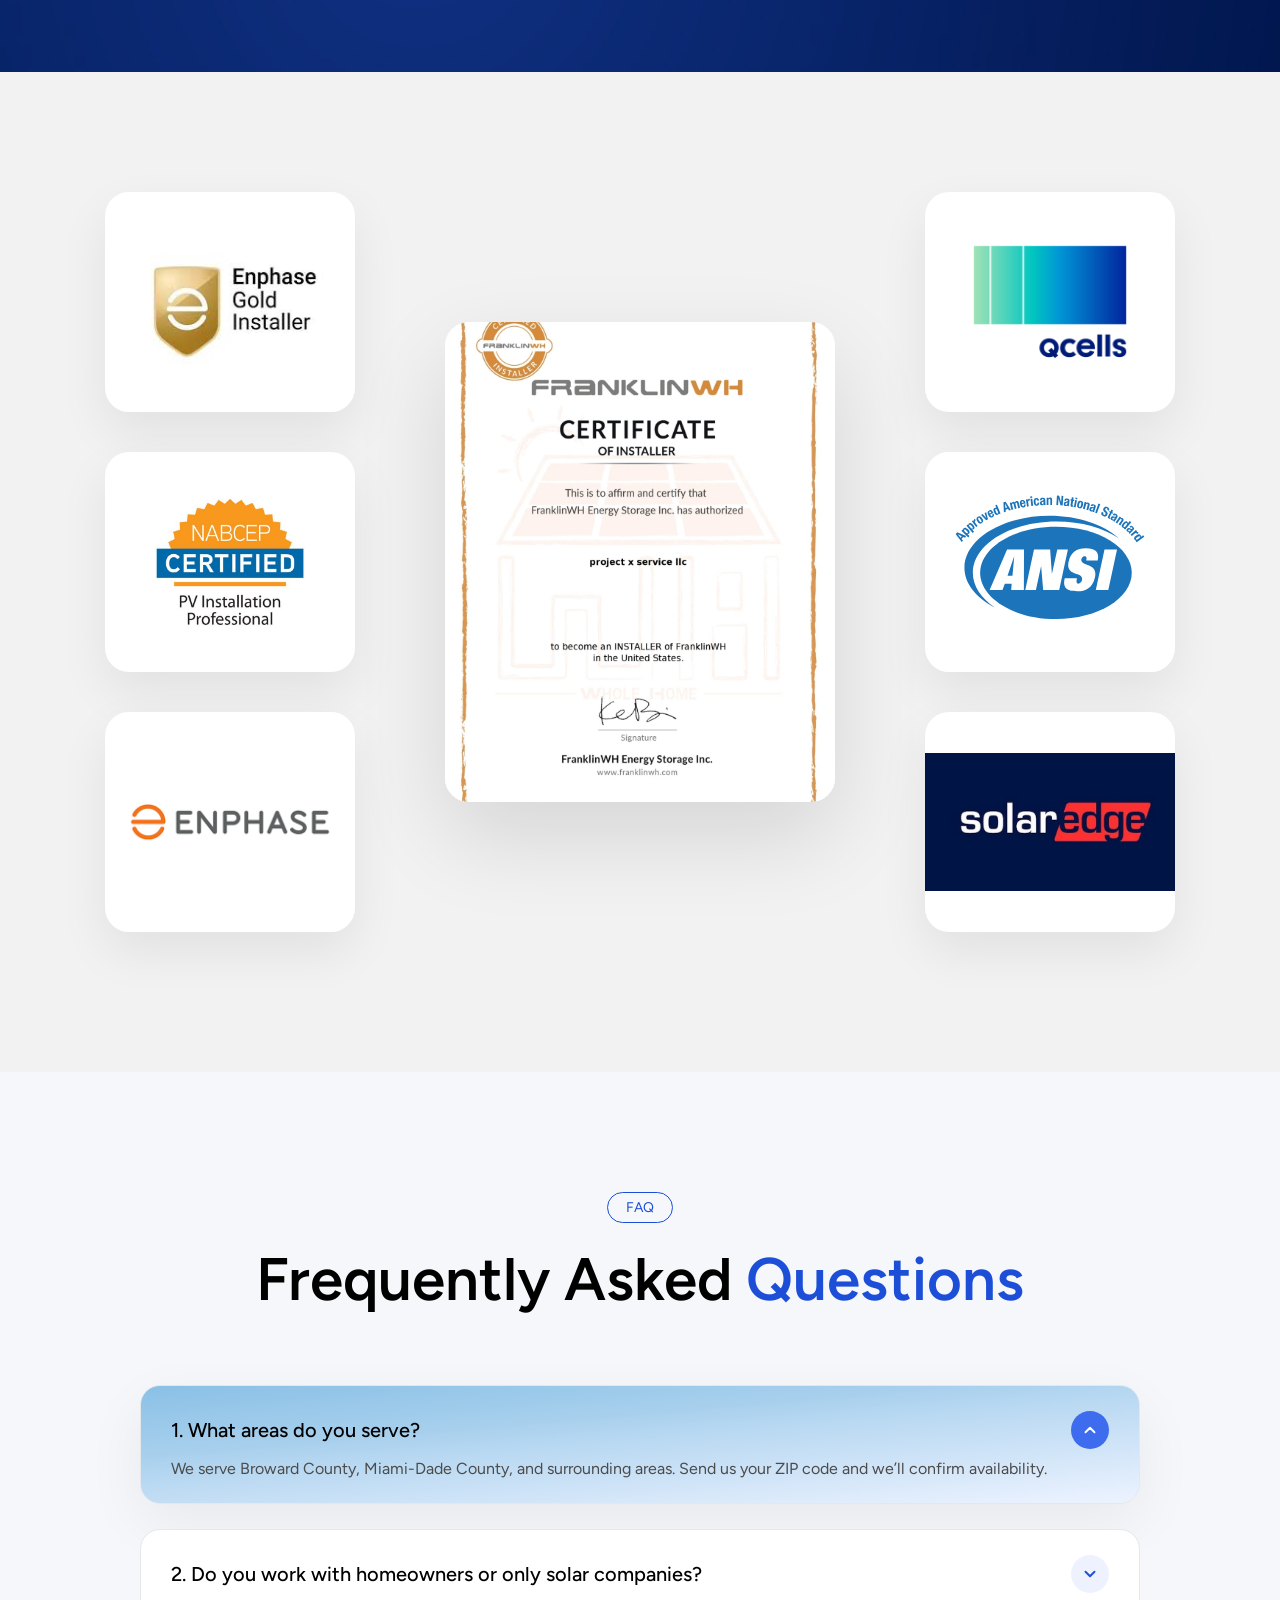
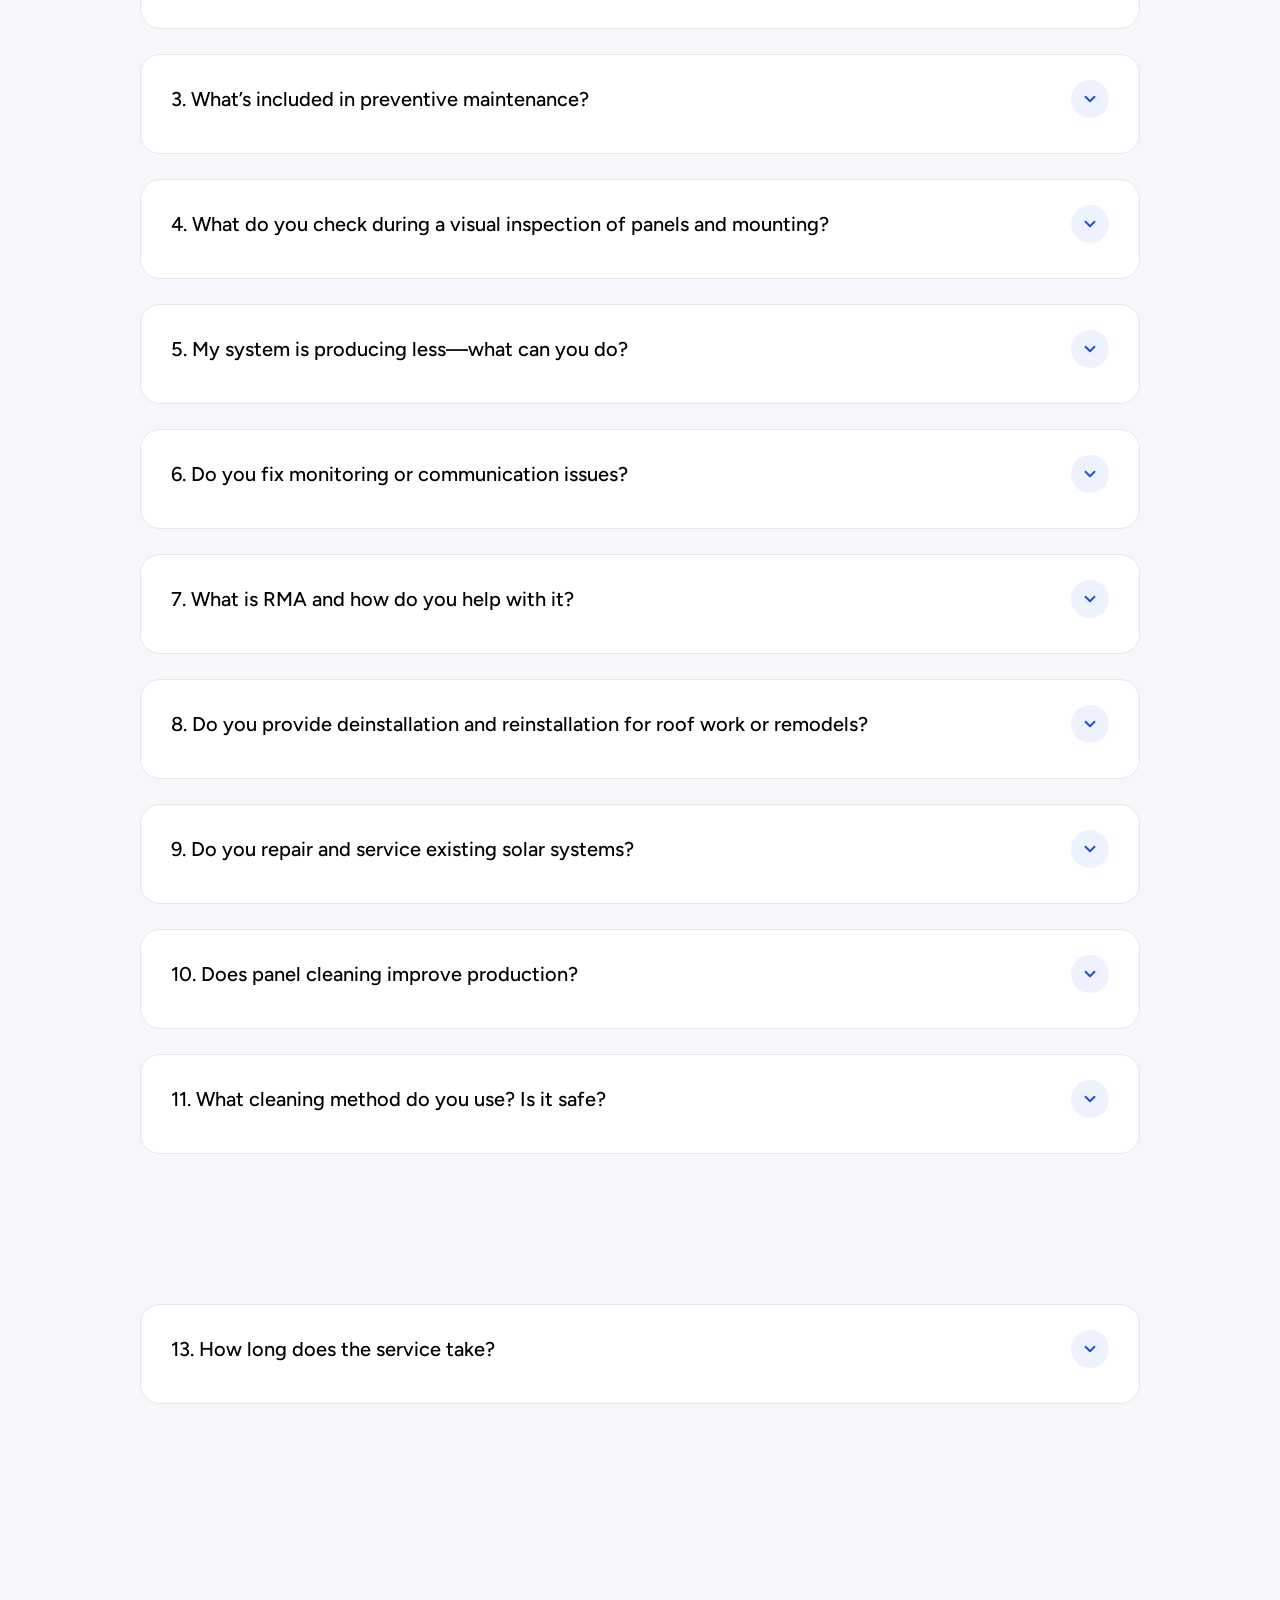
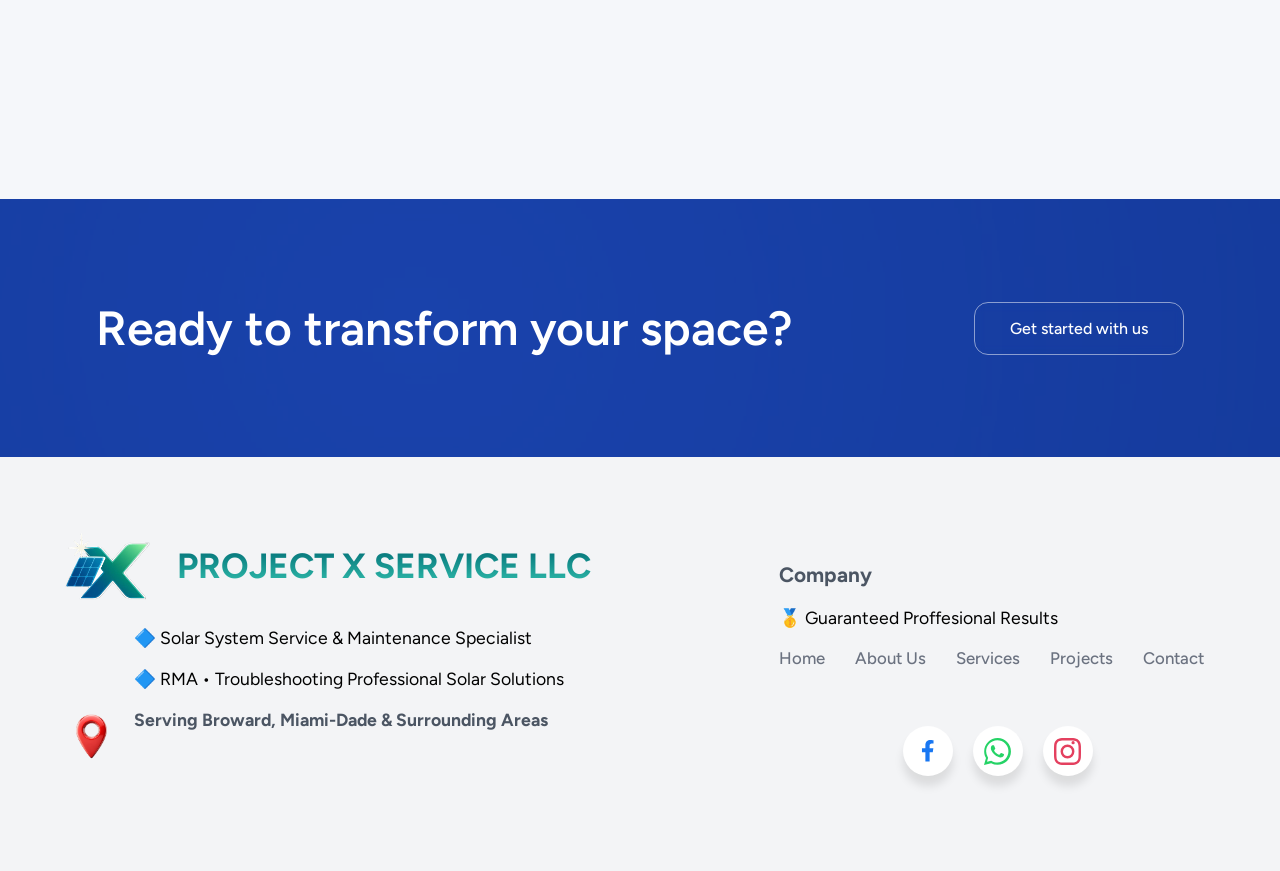
<file: about_us.html>
<!doctype html>
<html lang="en">
<head>
  <meta charset="utf-8" />
  <meta name="viewport" content="width=device-width, initial-scale=1" />
  <link rel="shortcut icon" href="Img/Logo-nav.png" type="image/png">
  <title>About Us &amp; FAQ | Solar Service Experts in South Florida | Project X Service</title>
<meta name="description" content="10+ years of hands-on solar experience. Certified technicians for diagnostics, repairs, RMA and maintenance of existing solar systems in Broward and Miami-Dade.">
<link rel="canonical" href="https://projectxservicellc.com/about_us.html">
<meta name="robots" content="index, follow">
<meta property="og:type" content="website">
<meta property="og:site_name" content="Project X Service LLC">
<meta property="og:title" content="About Us &amp; FAQ | Solar Service Experts in South Florida | Project X Service">
<meta property="og:description" content="10+ years of hands-on solar experience. Certified technicians for diagnostics, repairs, RMA and maintenance of existing solar systems in Broward and Miami-Dade.">
<meta property="og:url" content="https://projectxservicellc.com/about_us.html">
<meta property="og:locale" content="en_US">
<meta name="twitter:card" content="summary_large_image">
  <link rel="stylesheet" href="style.css" />
  <link rel="stylesheet" href="https://cdnjs.cloudflare.com/ajax/libs/font-awesome/6.5.0/css/all.min.css">


<link rel="preconnect" href="https://fonts.googleapis.com">
<link rel="preconnect" href="https://fonts.gstatic.com" crossorigin>
<link href="https://fonts.googleapis.com/css2?family=Figtree:ital,wght@0,300..900;1,300..900&family=Gentium+Plus:ital,wght@0,400;0,700;1,400;1,700&family=Lora:ital@1&family=Montserrat:wght@700&family=Noto+Serif:ital,wght@0,100..900;1,100..900&family=PT+Serif:ital,wght@0,400;0,700;1,400;1,700&family=Playfair+Display:ital,wght@0,600;1,600&family=Poppins:wght@500;700&display=swap" rel="stylesheet">
</head>
<body>

<!-- NAVBAR -->
<header id="home" class="navbar">
          <div class="logo">
          <img class="Logo-PX" src="Img/Logo.png">
          <a href="/">PROJECT X SERVICE LLC</a>
        </div>

    <nav class="menu">
        <a href="/">Home</a>
        <a href="#about-hero">About us</a>
        <a href="/#services">Services</a>
        <a href="projects.html">Projects</a>
        <a href="contact.html">Contact</a>
        <a href="#faq">FAQ</a>
        <a href="contact.html" class="btn-nav">Quote</a>
    </nav>

    <div class="menu-toggle">☰</div>
</header>

<section id="about-hero" class="about-hero">

    <div class="about-overlay"></div>

    <div class="about-content reveal">
        <h1>About Us</h1>
    </div>

</section>

<section class="about-section">

    <div class="about-container">

        <div class="about-text">
            <h2 class="reveal-item">Who We Are</h2>

            <p class="reveal-item delay-1">
                <span class="name-bold">Project X Service LLC</span> is a newly established company supported by over 10 years of hands-on experience in the solar industry. Our background includes residential and commercial solar installation, system commissioning, diagnostics, troubleshooting, and corrective service work throughout South Florida.
            </p>

            <p class="reveal-item delay-2">
                We have practical field experience working with inverters, microinverters, optimizers, AC/DC systems, mounting structures, and roof-integrated installations. Our focus is to deliver accurate system evaluations, proper technical procedures, and reliable service standards based on real-world industry experience.
            </p>
        </div>

        <div class="about-image reveal-item delay-3">
            <img src="Img/about-ref2.jpg" alt="About Project X">
        </div>

    </div>

</section>

<section class="qualifications-section">

    <!-- FRANJA SUPERIOR -->
    <div class="qualifications-band">
        <div class="qualifications-overlay"></div>

        <div class="qualifications-band-content">
            <h2 class="reveal-item">OUR QUALIFICATIONS</h2>
            <p class="reveal-item delay-1">
                We meet industry standards and maintain professional certifications that reflect our technical expertise and commitment to quality service.
            </p>
        </div>
    </div>

    <!-- CERTIFICADOS -->
<div class="qualifications-cards">

    <!-- COLUMNA IZQUIERDA -->
    <div class="qualifications-column left">

        <div class="qualification-card side reveal">
            <img src="Img/C1.jpg" alt="Certification 1">
        </div>

        <div class="qualification-card side reveal">
            <img src="Img/C2.jpg" alt="Certification 2">
        </div>

        <div class="qualification-card side reveal">
            <img src="Img/C3.png" alt="Certification 3">
        </div>

    </div>

    <!-- CENTRO -->
    <div class="qualification-card center reveal">
        <img src="Img/C-MAIN.jpg" alt="Main Certification">
    </div>

    <!-- COLUMNA DERECHA -->
    <div class="qualifications-column right">

        <div class="qualification-card side reveal">
            <img src="Img/C4.webp" alt="Certification 4">
        </div>

        <div class="qualification-card side reveal">
            <img src="Img/C5.svg" alt="Certification 5">
        </div>

        <div class="qualification-card side reveal">
            <img src="Img/C6.jpg" alt="Certification 6">
        </div>

    </div>

</div>
</section>

<section id="faq" class="faq-section">
    <div class="faq-header">
        <span class="faq-badge">FAQ</span>
        <h2>
            Frequently Asked <span>Questions</span>
        </h2>
    </div>

    <div class="faq-container">

        <!-- ITEM 1 (ABIERTO POR DEFECTO) -->
        <div class="faq-item active">
            <div class="faq-question">
                <h3>1. What areas do you serve?</h3>
                <span class="faq-icon">
                    <svg width="20" height="20" viewBox="0 0 24 24" fill="none">
                        <path d="M6 9L12 15L18 9" 
                            stroke="currentColor" 
                            stroke-width="2.5" 
                            stroke-linecap="round" 
                            stroke-linejoin="round"/>
                    </svg>
                </span>
            </div>
            <div class="faq-answer">
                <p>We serve Broward County, Miami-Dade County, and surrounding areas. Send us your ZIP code and we’ll confirm availability.</p>
            </div>
        </div>
        
        <div class="faq-item">
            <div class="faq-question">
                <h3>2. Do you work with homeowners or only solar companies?</h3>
                <span class="faq-icon">
                    <svg width="20" height="20" viewBox="0 0 24 24" fill="none">
                        <path d="M6 9L12 15L18 9" 
                            stroke="currentColor" 
                            stroke-width="2.5" 
                            stroke-linecap="round" 
                            stroke-linejoin="round"/>
                    </svg>
                </span>
            </div>
            <div class="faq-answer">
                <p>We do both:</p>
                <p>• Subcontractor services for solar companies (installation, service, RMA, deinstall/reinstall).</p>
                <p>• Service for existing solar systems (diagnostics, preventive maintenance, repairs, monitoring support, inspections, and cleaning).</p>
            </div>
        </div>

        <div class="faq-item">
            <div class="faq-question">
                <h3>3. What’s included in preventive maintenance?</h3>
                <span class="faq-icon">
                    <svg width="20" height="20" viewBox="0 0 24 24" fill="none">
                        <path d="M6 9L12 15L18 9" 
                            stroke="currentColor" 
                            stroke-width="2.5" 
                            stroke-linecap="round" 
                            stroke-linejoin="round"/>
                    </svg>
                </span>
            </div>
            <div class="faq-answer">
                <p>Preventive maintenance includes a general system inspection to help prevent failures and ensure performance: visual checks, basic operational verification, common failure points review, and recommendations.</p>
            </div>
        </div>

        <!-- Pregunta 4 -->
        <div class="faq-item">
            <div class="faq-question">
                <h3>4. What do you check during a visual inspection of panels and mounting?</h3>
                <span class="faq-icon">
                    <svg width="20" height="20" viewBox="0 0 24 24" fill="none">
                        <path d="M6 9L12 15L18 9" 
                            stroke="currentColor" 
                            stroke-width="2.5" 
                            stroke-linecap="round" 
                            stroke-linejoin="round"/>
                    </svg>
                </span>
            </div>
            <div class="faq-answer">
                <p>We verify rails, attachments, roof penetrations, and the visible condition of the roof, along with the overall mounting condition. Photos can be provided upon request.</p>
            </div>
        </div>

        <!-- 5 -->
        <div class="faq-item">
            <div class="faq-question">
                <h3>5. My system is producing less—what can you do?</h3>
                <span class="faq-icon">
                    <svg width="20" height="20" viewBox="0 0 24 24" fill="none">
                        <path d="M6 9L12 15L18 9" 
                            stroke="currentColor" 
                            stroke-width="2.5" 
                            stroke-linecap="round" 
                            stroke-linejoin="round"/>
                    </svg>
                </span>
            </div>
            <div class="faq-answer">
                <p>We perform solar diagnostics and troubleshooting to identify the root cause, including:</p>
                <p>• Microinverters / inverter / optimizers.</p>
                <p>• AC/DC wiring.</p>
                <p>• Communication/monitoring issues.</p>
                <p>Then we provide a clear repair plan before any additional work is performed.</p>
            </div>
        </div>

        <!-- 6 -->
        <div class="faq-item">
            <div class="faq-question">
                <h3>6. Do you fix monitoring or communication issues?</h3>
                <span class="faq-icon">
                    <svg width="20" height="20" viewBox="0 0 24 24" fill="none">
                        <path d="M6 9L12 15L18 9" 
                            stroke="currentColor" 
                            stroke-width="2.5" 
                            stroke-linecap="round" 
                            stroke-linejoin="round"/>
                    </svg>
                </span>
            </div>
            <div class="faq-answer">
                <p>Yes. With Monitoring Support & Verification, we review the monitoring platform, confirm data accuracy, and help troubleshoot connectivity and performance issues.</p>
            </div>
        </div>

        <!-- 7 -->
        <div class="faq-item">
            <div class="faq-question">
                <h3>7. What is RMA and how do you help with it?</h3>
                <span class="faq-icon">
                    <svg width="20" height="20" viewBox="0 0 24 24" fill="none">
                        <path d="M6 9L12 15L18 9" 
                            stroke="currentColor" 
                            stroke-width="2.5" 
                            stroke-linecap="round" 
                            stroke-linejoin="round"/>
                    </svg>
                </span>
            </div>
            <div class="faq-answer">
                <p>RMA is the manufacturer warranty replacement process. We assist with diagnosis, required documentation (photos/data), warranty processing, and replacement of defective equipment (microinverters, optimizers, inverters) when applicable.</p>
            </div>
        </div>

        <!-- 8 -->
        <div class="faq-item">
            <div class="faq-question">
                <h3>8. Do you provide deinstallation and reinstallation for roof work or remodels?</h3>
                <span class="faq-icon">
                    <svg width="20" height="20" viewBox="0 0 24 24" fill="none">
                        <path d="M6 9L12 15L18 9" 
                            stroke="currentColor" 
                            stroke-width="2.5" 
                            stroke-linecap="round" 
                            stroke-linejoin="round"/>
                    </svg>
                </span>
            </div>
            <div class="faq-answer">
                <p>Yes. We safely remove the solar system and reinstall it after the roof work is completed—ideal for roof replacements, remodels, or installation corrections.</p>
            </div>
        </div>

        <!-- 9 -->
        <div class="faq-item">
            <div class="faq-question">
                <h3>9. Do you repair and service existing solar systems?</h3>
                <span class="faq-icon">
                    <svg width="20" height="20" viewBox="0 0 24 24" fill="none">
                        <path d="M6 9L12 15L18 9" 
                            stroke="currentColor" 
                            stroke-width="2.5" 
                            stroke-linecap="round" 
                            stroke-linejoin="round"/>
                    </svg>
                </span>
            </div>
            <div class="faq-answer">
                <p>Yes. We handle electrical repairs, communication issues, and low-production troubleshooting, as well as general system service.</p>
            </div>
        </div>

        <!-- 10 -->
        <div class="faq-item">
            <div class="faq-question">
                <h3>10. Does panel cleaning improve production?</h3>
                <span class="faq-icon">
                    <svg width="20" height="20" viewBox="0 0 24 24" fill="none">
                        <path d="M6 9L12 15L18 9" 
                            stroke="currentColor" 
                            stroke-width="2.5" 
                            stroke-linecap="round" 
                            stroke-linejoin="round"/>
                    </svg>
                </span>
            </div>
            <div class="faq-answer">
                <p>It can, especially when panels are affected by dust, pollen, salt residue, stains, or bird droppings. Cleaning frequency typically ranges from every 6–12 months, or sooner if production drops.</p>
            </div>
        </div>

        <!-- 11 -->
        <div class="faq-item">
            <div class="faq-question">
                <h3>11. What cleaning method do you use? Is it safe?</h3>
                <span class="faq-icon">
                    <svg width="20" height="20" viewBox="0 0 24 24" fill="none">
                        <path d="M6 9L12 15L18 9" 
                            stroke="currentColor" 
                            stroke-width="2.5" 
                            stroke-linecap="round" 
                            stroke-linejoin="round"/>
                    </svg>
                </span>
            </div>
            <div class="faq-answer">
                <p>We provide professional solar panel cleaning using safe methods and appropriate materials. We avoid harsh techniques that can damage the glass, seals, or mounting components.</p>
            </div>
        </div>

        <!-- 12 -->
        <div class="faq-item">
            <div class="faq-question">
                <h3>12. How much does it cost?</h3>
                <span class="faq-icon">
                    <svg width="20" height="20" viewBox="0 0 24 24" fill="none">
                        <path d="M6 9L12 15L18 9" 
                            stroke="currentColor" 
                            stroke-width="2.5" 
                            stroke-linecap="round" 
                            stroke-linejoin="round"/>
                    </svg>
                </span>
            </div>
            <div class="faq-answer">
                <p>Pricing depends on system size, roof height, access, system condition, and the service needed (diagnostics, RMA, reinstall, cleaning, etc.). For a fast quote, send your ZIP code, photos, and a brief description.</p>
            </div>
        </div>

        <!-- 13 -->
        <div class="faq-item">
            <div class="faq-question">
                <h3>13. How long does the service take?</h3>
                <span class="faq-icon">
                    <svg width="20" height="20" viewBox="0 0 24 24" fill="none">
                        <path d="M6 9L12 15L18 9" 
                            stroke="currentColor" 
                            stroke-width="2.5" 
                            stroke-linecap="round" 
                            stroke-linejoin="round"/>
                    </svg>
                </span>
            </div>
            <div class="faq-answer">
                <p>It depends on the scope. Many services (inspection, basic diagnostics, cleaning) are completed the same day. Deinstall/reinstall or more complex repairs may take longer. We provide an estimated timeframe before starting.</p>
            </div>
        </div>

        <!-- 14 -->
        <div class="faq-item">
            <div class="faq-question">
                <h3>14. Do you provide technical inspection reports?</h3>
                <span class="faq-icon">
                    <svg width="20" height="20" viewBox="0 0 24 24" fill="none">
                        <path d="M6 9L12 15L18 9" 
                            stroke="currentColor" 
                            stroke-width="2.5" 
                            stroke-linecap="round" 
                            stroke-linejoin="round"/>
                    </svg>
                </span>
            </div>
            <div class="faq-answer">
                <p>Yes. We offer Technical Inspections and Reports with photos, measurements, and recommendations—great for homeowners, solar companies, buyers, or warranty documentation.</p>
            </div>
        </div>

        <!-- 15 -->
        <div class="faq-item">
            <div class="faq-question">
                <h3>15. What do you need to schedule or request a quote?</h3>
                <span class="faq-icon">
                    <svg width="20" height="20" viewBox="0 0 24 24" fill="none">
                        <path d="M6 9L12 15L18 9" 
                            stroke="currentColor" 
                            stroke-width="2.5" 
                            stroke-linecap="round" 
                            stroke-linejoin="round"/>
                    </svg>
                </span>
            </div>
            <div class="faq-answer">
                <p>Your name, phone number, ZIP code, service type, and (if possible) photos of the system/roof plus a monitoring screenshot or inverter error message.</p>
            </div>
        </div>

    </div>
</section>

<section class="cta-section fade-section">
    <div class="cta-overlay">
        <div class="cta-content">
            <h2 class="fade-up">Ready to transform your space?</h2>
            <a href="contact.html" class="cta-button fade-up delay">
                Get started with us
            </a>
        </div>
    </div>
</section>

<footer class="footer">
  <div class="footer-container">

    <!-- LEFT SIDE -->
    <div class="footer-left reveal">
      <div class="footer-logo">
        <img src="Img/Logo.png" alt="Project X">
        <h3>PROJECT X SERVICE LLC</h3>
      </div>

    <p class="D-footer">🔷 Solar System Service & Maintenance Specialist</p>
    <p class="D-footer">🔷 RMA • Troubleshooting Professional Solar Solutions</p>

      <div class="footer-address">
        <div class="address-row">
          <img src="Img/location_icon.png" alt="Location">
          <div>
            <p>Serving Broward, Miami-Dade &amp; Surrounding Areas</p>
          </div>
        </div>

      </div>
    </div>

    <!-- RIGHT SIDE -->
    <div class="footer-right reveal">

      <h4>Company</h4>
      <p class="D2-footer">🥇 Guaranteed Proffesional Results</p>

      <ul class="footer-links-horizontal">
        <li><a href="/">Home</a></li>
        <li><a href="about_us.html">About Us</a></li>
        <li><a href="/#services">Services</a></li>
        <li><a href="projects.html">Projects</a></li>
        <li><a href="contact.html">Contact</a></li>
      </ul>

      <!-- Redes sociales --> 
    <ul class="wrapper">

    <li>
        <a href="https://www.facebook.com/profile.php?id=61576101704373" target="_blank" class="icon facebook">
        <span class="tooltip">Facebook</span>
        <svg viewBox="0 0 320 512" height="1.2em" fill="currentColor">
            <path d="M279.14 288l14.22-92.66h-88.91v-60.13c0-25.35 12.42-50.06 52.24-50.06h40.42V6.26S260.43 0 225.36 0c-73.22 0-121.08 44.38-121.08 124.72v70.62H22.89V288h81.39v224h100.17V288z"/>
        </svg>
        </a>
    </li>

    <li>
        <a href="https://wa.me/message/UJJFYZ3BVUFKO1" target="_blank" class="icon whatsapp">
        <span class="tooltip">WhatsApp</span>
    <svg viewBox="0 0 24 24" height="1.5em" fill="currentColor">
    <path d="M20.52 3.48A11.88 11.88 0 0012.06 0C5.5 0 .17 5.33.17 11.89c0 2.09.55 4.13 1.6 5.93L0 24l6.34-1.66a11.86 11.86 0 005.72 1.46h.01c6.56 0 11.89-5.33 11.89-11.89 0-3.18-1.24-6.17-3.44-8.43zM12.07 21.8c-1.86 0-3.68-.5-5.27-1.44l-.38-.23-3.76.99 1-3.67-.25-.38a9.86 9.86 0 01-1.52-5.19c0-5.47 4.45-9.92 9.92-9.92 2.65 0 5.14 1.03 7.01 2.9a9.86 9.86 0 012.9 7.02c0 5.47-4.45 9.92-9.92 9.92zm5.45-7.41c-.3-.15-1.77-.87-2.04-.97-.27-.1-.47-.15-.67.15-.2.3-.77.97-.95 1.17-.17.2-.35.22-.65.07-.3-.15-1.27-.47-2.42-1.5-.89-.79-1.5-1.77-1.68-2.07-.17-.3-.02-.46.13-.61.13-.13.3-.35.45-.52.15-.17.2-.3.3-.5.1-.2.05-.37-.02-.52-.07-.15-.67-1.62-.92-2.22-.24-.58-.49-.5-.67-.51h-.57c-.2 0-.5.07-.76.36-.26.3-1 1-.97 2.44.03 1.44 1.02 2.83 1.16 3.03.15.2 2 3.06 4.86 4.29.68.29 1.21.46 1.62.59.68.22 1.3.19 1.79.11.55-.08 1.77-.72 2.02-1.42.25-.7.25-1.31.18-1.43-.07-.12-.27-.19-.57-.34z"/>
    </svg>
        </a>
    </li>

    <li>
        <a href="https://www.instagram.com/projectxservicellc/" target="_blank" class="icon instagram">
        <span class="tooltip">Instagram</span>
    <svg viewBox="0 0 24 24" height="1.5em" fill="currentColor">
    <path d="M12 2.16c3.2 0 3.58.01 4.85.07 3.25.15 4.77 1.69 4.92 4.92.06 1.27.07 1.65.07 4.85s-.01 3.58-.07 4.85c-.15 3.23-1.67 4.77-4.92 4.92-1.27.06-1.65.07-4.85.07s-3.58-.01-4.85-.07c-3.25-.15-4.77-1.69-4.92-4.92C2.17 15.58 2.16 15.2 2.16 12s.01-3.58.07-4.85c.15-3.23 1.67-4.77 4.92-4.92C8.42 2.17 8.8 2.16 12 2.16zm0-2.16C8.74 0 8.33.01 7.05.07 2.7.27.27 2.7.07 7.05.01 8.33 0 8.74 0 12s.01 3.67.07 4.95c.2 4.35 2.63 6.78 6.98 6.98 1.28.06 1.69.07 4.95.07s3.67-.01 4.95-.07c4.35-.2 6.78-2.63 6.98-6.98.06-1.28.07-1.69.07-4.95s-.01-3.67-.07-4.95C23.73 2.7 21.3.27 16.95.07 15.67.01 15.26 0 12 0zm0 5.84a6.16 6.16 0 100 12.32 6.16 6.16 0 000-12.32zm0 10.16a4 4 0 110-8 4 4 0 010 8zm6.41-11.85a1.44 1.44 0 11-2.88 0 1.44 1.44 0 012.88 0z"/>
    </svg>
        </a>
    </li>

    </ul>
  </div>
</footer>

<script src="script.js"></script>
</body>

</html>
</file>
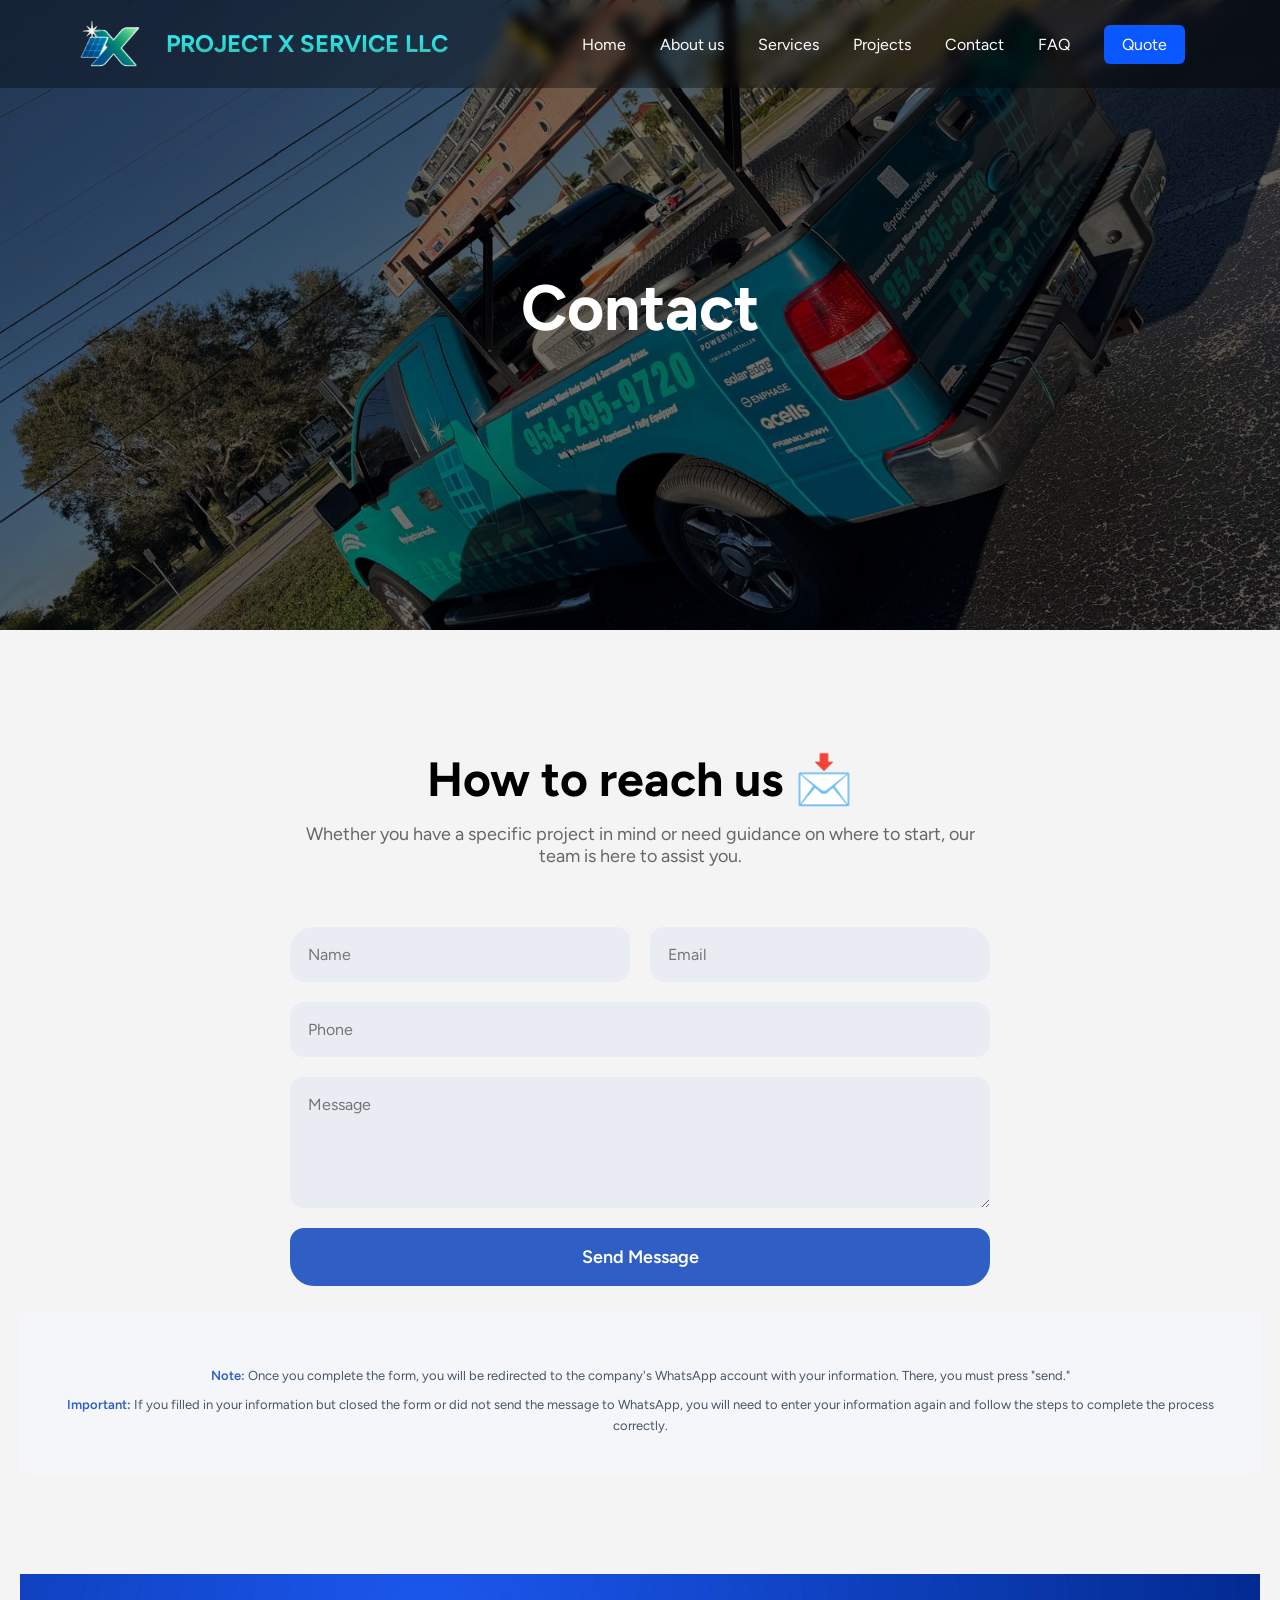
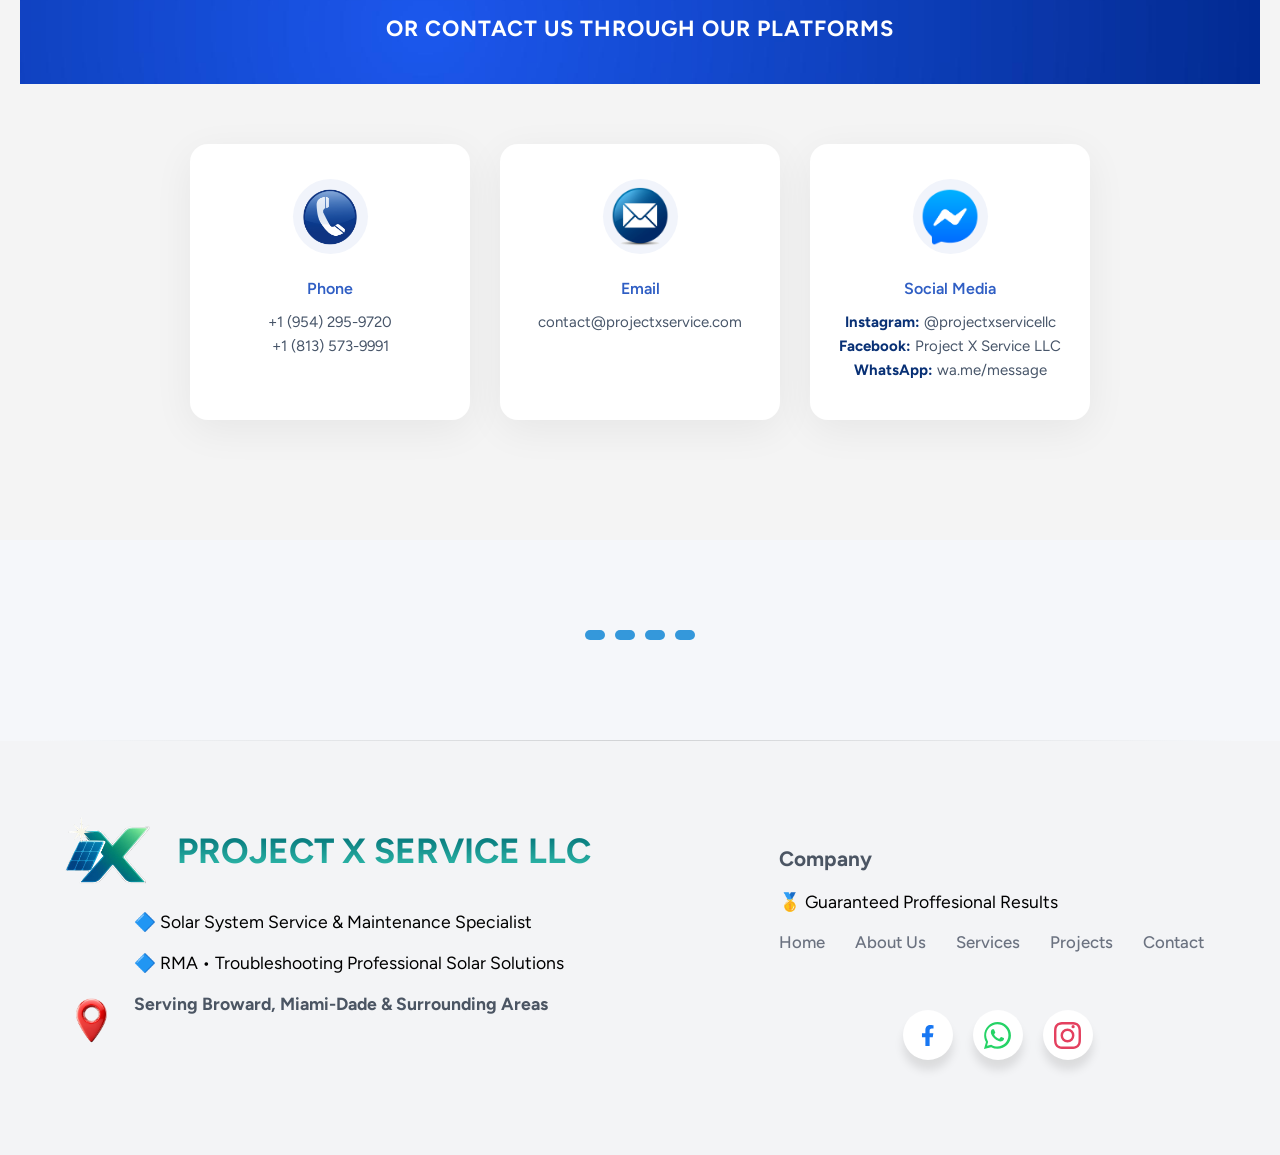
<file: contact.html>
<!doctype html>
<html lang="en">
<head>
    <meta charset="UTF-8">
  <meta charset="utf-8" />
  <meta name="viewport" content="width=device-width, initial-scale=1" />
  <link rel="shortcut icon" href="Img/Logo-nav.png" type="image/png">
  <title>Contact &amp; Free Quote | Solar Service in Fort Lauderdale | Project X Service</title>
<meta name="description" content="Request a quote for solar diagnostics, maintenance, repairs or panel cleaning. Call (954) 295-9720, WhatsApp or email contact@projectxservice.com.">
<link rel="canonical" href="https://projectxservicellc.com/contact.html">
<meta name="robots" content="index, follow">
<meta property="og:type" content="website">
<meta property="og:site_name" content="Project X Service LLC">
<meta property="og:title" content="Contact &amp; Free Quote | Solar Service in Fort Lauderdale | Project X Service">
<meta property="og:description" content="Request a quote for solar diagnostics, maintenance, repairs or panel cleaning. Call (954) 295-9720, WhatsApp or email contact@projectxservice.com.">
<meta property="og:url" content="https://projectxservicellc.com/contact.html">
<meta property="og:locale" content="en_US">
<meta name="twitter:card" content="summary_large_image">
  <link rel="stylesheet" href="style.css" />
  <link rel="stylesheet" href="https://cdnjs.cloudflare.com/ajax/libs/font-awesome/6.5.0/css/all.min.css">


<link rel="preconnect" href="https://fonts.googleapis.com">
<link rel="preconnect" href="https://fonts.gstatic.com" crossorigin>
<link href="https://fonts.googleapis.com/css2?family=Figtree:ital,wght@0,300..900;1,300..900&family=Gentium+Plus:ital,wght@0,400;0,700;1,400;1,700&family=Lora:ital@1&family=Montserrat:wght@700&family=Noto+Serif:ital,wght@0,100..900;1,100..900&family=PT+Serif:ital,wght@0,400;0,700;1,400;1,700&family=Playfair+Display:ital,wght@0,600;1,600&family=Poppins:wght@500;700&display=swap" rel="stylesheet">
</head>
<body>

<!-- NAVBAR -->
<header id="home" class="navbar">
          <div class="logo">
          <img class="Logo-PX" src="Img/Logo.png">
          <a href="/">PROJECT X SERVICE LLC</a>
        </div>

    <nav class="menu">
        <a href="/">Home</a>
        <a href="about_us.html">About us</a>
        <a href="/#services">Services</a>
        <a href="projects.html">Projects</a>
        <a href="contact.html">Contact</a>
        <a href="about_us.html#faq">FAQ</a>
        <a href="contact.html" class="btn-nav">Quote</a>
    </nav>

    <div class="menu-toggle">☰</div>
</header>

<section id="contact-hero" class="contact-hero">

    <div class="contact-overlay"></div>

    <div class="contact-content reveal">
        <h1>Contact</h1>
    </div>

</section>

<section class="contact-section" id="contact">

  <div class="contact-header reveal">
    <h2>How to reach us 📩</h2>
    <p>
      Whether you have a specific project in mind or need guidance
      on where to start, our team is here to assist you.
    </p>
  </div>

  <div class="contact-form-wrapper reveal">

    <form id="contactForm" class="contact-form">

      <div class="form-row">
        <input type="text" id="name" placeholder="Name" required>
        <input type="email" id="email" placeholder="Email" required>
      </div>

      <input type="tel" id="phone" placeholder="Phone" required>

      <textarea id="message" rows="5" placeholder="Message" required></textarea>

      <button type="submit" class="send-btn">
        Send Message
      </button>

    </form>

    <!-- Success State -->
<div class="form-success" id="formSuccess">
  
  <div class="success-circle">
<div class="success-circle">
  <svg viewBox="0 0 52 52">

    <!-- Track gris -->
    <circle 
      cx="26" 
      cy="26" 
      r="24" 
      stroke="#e6e6e6" 
      stroke-width="3" 
      fill="none"
    />

    <!-- Círculo animado -->
    <circle 
      class="circle"
      cx="26" 
      cy="26" 
      r="24"
    />

    <!-- Check -->
    <path 
      class="check" 
      d="M14 27 L22 35 L38 18"
    />

  </svg>
</div>
  </div>

  <h3>Your message has been sent</h3>

</div>

  </div>

<div class="form-notes">
  <p>
<div class="form-notes">
  <p><span>Note:</span> Once you complete the form, you will be redirected to the company's WhatsApp account with your information. There, you must press "send."</p>
  <p><span>Important:</span> If you filled in your information but closed the form or did not send the message to WhatsApp, you will need to enter your information again and follow the steps to complete the process correctly.</p>
</div>
</div>


<div class="contact-platforms">
  <div class="platform-title-wrapper reveal">
    <h2>OR CONTACT US THROUGH OUR PLATFORMS</h2>
  </div>

  <div class="platforms-grid">

    <!-- PHONE -->
    <div class="platform-card">
      <div class="platform-icon">
        <img src="Img/tlf.png" alt="Phone Icon">
      </div>
      <h4>Phone</h4>
      <p>+1 (954) 295-9720</p>
      <p>+1 (813) 573-9991</p>
    </div>

    <!-- EMAIL -->
    <div class="platform-card">
      <div class="platform-icon">
        <img src="Img/email.png" alt="Email Icon">
      </div>
      <h4>Email</h4>
      <p>contact@projectxservice.com</p>
    </div>

    <!-- SOCIAL -->
    <div class="platform-card">
      <div class="platform-icon">
        <img src="Img/Social.png" alt="Social Icon">
      </div>
      <h4>Social Media</h4>
      <p><span>Instagram:</span> @projectxservicellc</p>
      <p><span>Facebook:</span> Project X Service LLC</p>
      <p><span>WhatsApp:</span> wa.me/message</p>
    </div>

  </div>

</div>

</section>

<div class="loading-section">
  <div class="loading-wave">
    <div class="loading-bar"></div>
    <div class="loading-bar"></div>
    <div class="loading-bar"></div>
    <div class="loading-bar"></div>
  </div>
</div>


<div class="section-divider"></div>

<footer class="footer">
  <div class="footer-container">

    <!-- LEFT SIDE -->
    <div class="footer-left reveal">
      <div class="footer-logo">
        <img src="Img/Logo.png" alt="Project X">
        <h3>PROJECT X SERVICE LLC</h3>
      </div>

    <p class="D-footer">🔷 Solar System Service & Maintenance Specialist</p>
    <p class="D-footer">🔷 RMA • Troubleshooting Professional Solar Solutions</p>

      <div class="footer-address">
        <div class="address-row">
          <img src="Img/location_icon.png" alt="Location">
          <div>
            <p>Serving Broward, Miami-Dade &amp; Surrounding Areas</p>
          </div>
        </div>

      </div>
    </div>

    <!-- RIGHT SIDE -->
    <div class="footer-right reveal">

      <h4>Company</h4>
      <p class="D2-footer">🥇 Guaranteed Proffesional Results</p>

      <ul class="footer-links-horizontal">
        <li><a href="/">Home</a></li>
        <li><a href="about_us.html">About Us</a></li>
        <li><a href="/#services">Services</a></li>
        <li><a href="projects.html">Projects</a></li>
        <li><a href="contact.html">Contact</a></li>
      </ul>

      <!-- Redes sociales --> 
    <ul class="wrapper">

    <li>
        <a href="https://www.facebook.com/profile.php?id=61576101704373" target="_blank" class="icon facebook">
        <span class="tooltip">Facebook</span>
        <svg viewBox="0 0 320 512" height="1.2em" fill="currentColor">
            <path d="M279.14 288l14.22-92.66h-88.91v-60.13c0-25.35 12.42-50.06 52.24-50.06h40.42V6.26S260.43 0 225.36 0c-73.22 0-121.08 44.38-121.08 124.72v70.62H22.89V288h81.39v224h100.17V288z"/>
        </svg>
        </a>
    </li>

    <li>
        <a href="https://wa.me/message/UJJFYZ3BVUFKO1" target="_blank" class="icon whatsapp">
        <span class="tooltip">WhatsApp</span>
    <svg viewBox="0 0 24 24" height="1.5em" fill="currentColor">
    <path d="M20.52 3.48A11.88 11.88 0 0012.06 0C5.5 0 .17 5.33.17 11.89c0 2.09.55 4.13 1.6 5.93L0 24l6.34-1.66a11.86 11.86 0 005.72 1.46h.01c6.56 0 11.89-5.33 11.89-11.89 0-3.18-1.24-6.17-3.44-8.43zM12.07 21.8c-1.86 0-3.68-.5-5.27-1.44l-.38-.23-3.76.99 1-3.67-.25-.38a9.86 9.86 0 01-1.52-5.19c0-5.47 4.45-9.92 9.92-9.92 2.65 0 5.14 1.03 7.01 2.9a9.86 9.86 0 012.9 7.02c0 5.47-4.45 9.92-9.92 9.92zm5.45-7.41c-.3-.15-1.77-.87-2.04-.97-.27-.1-.47-.15-.67.15-.2.3-.77.97-.95 1.17-.17.2-.35.22-.65.07-.3-.15-1.27-.47-2.42-1.5-.89-.79-1.5-1.77-1.68-2.07-.17-.3-.02-.46.13-.61.13-.13.3-.35.45-.52.15-.17.2-.3.3-.5.1-.2.05-.37-.02-.52-.07-.15-.67-1.62-.92-2.22-.24-.58-.49-.5-.67-.51h-.57c-.2 0-.5.07-.76.36-.26.3-1 1-.97 2.44.03 1.44 1.02 2.83 1.16 3.03.15.2 2 3.06 4.86 4.29.68.29 1.21.46 1.62.59.68.22 1.3.19 1.79.11.55-.08 1.77-.72 2.02-1.42.25-.7.25-1.31.18-1.43-.07-.12-.27-.19-.57-.34z"/>
    </svg>
        </a>
    </li>

    <li>
        <a href="https://www.instagram.com/projectxservicellc/" target="_blank" class="icon instagram">
        <span class="tooltip">Instagram</span>
    <svg viewBox="0 0 24 24" height="1.5em" fill="currentColor">
    <path d="M12 2.16c3.2 0 3.58.01 4.85.07 3.25.15 4.77 1.69 4.92 4.92.06 1.27.07 1.65.07 4.85s-.01 3.58-.07 4.85c-.15 3.23-1.67 4.77-4.92 4.92-1.27.06-1.65.07-4.85.07s-3.58-.01-4.85-.07c-3.25-.15-4.77-1.69-4.92-4.92C2.17 15.58 2.16 15.2 2.16 12s.01-3.58.07-4.85c.15-3.23 1.67-4.77 4.92-4.92C8.42 2.17 8.8 2.16 12 2.16zm0-2.16C8.74 0 8.33.01 7.05.07 2.7.27.27 2.7.07 7.05.01 8.33 0 8.74 0 12s.01 3.67.07 4.95c.2 4.35 2.63 6.78 6.98 6.98 1.28.06 1.69.07 4.95.07s3.67-.01 4.95-.07c4.35-.2 6.78-2.63 6.98-6.98.06-1.28.07-1.69.07-4.95s-.01-3.67-.07-4.95C23.73 2.7 21.3.27 16.95.07 15.67.01 15.26 0 12 0zm0 5.84a6.16 6.16 0 100 12.32 6.16 6.16 0 000-12.32zm0 10.16a4 4 0 110-8 4 4 0 010 8zm6.41-11.85a1.44 1.44 0 11-2.88 0 1.44 1.44 0 012.88 0z"/>
    </svg>
        </a>
    </li>

    </ul>
  </div>
</footer>

<script src="script.js"></script>
</body>

</html>
</file>
<file: style.css>
*{
    margin:0;
    padding:0;
    box-sizing:border-box;
    font-family:Figtree, "Figtree Placeholder", sans-serif;
}

body{
    background:#f5f7fa;
}

/* NAVBAR */
.navbar{
    position:fixed;
    top:0;
    left:0;
    width:100%;
    display:flex;
    justify-content:space-between;
    align-items:center;
    padding:20px 80px;
    color:white;
    z-index:9999;
    background:rgba(0,0,0,0.35);
    backdrop-filter:blur(6px);
    transition: all 0.3s ease;
}


.menu a{
    margin:0 15px;
    color:white;
    text-decoration:none;
}

.btn-nav{
    background:#0a58ff;
    border:none;
    padding:10px 18px;
    color:white;
    border-radius:6px;
    cursor: pointer;
}

.menu-toggle{
    display:none;
    font-size:28px;
}

.navbar .logo {
  display: flex;
  flex-wrap: nowrap;
  align-items: center;
  gap: 12px;
  height: 100%;
}
.navbar .logo img.Logo-PX {
  display: block;
  height: 48px;
  width: auto;
  object-fit: contain;
}
.navbar .logo a {
  font-size: 24px;
  font-weight: 700;
  margin: 0;
  line-height: 1;
  align-self: center;
  margin-left: 14px;
  background: linear-gradient(#2DF3FD, #31BDAC);
  background-clip: text;
  -webkit-background-clip: text;
  -webkit-text-fill-color: transparent;
  text-decoration: none;
}

/* =====================================
   NAVBAR RESPONSIVE
=====================================*/
@media (max-width: 1024px){
  .navbar{
    padding: 20px 40px;
  }
}

@media (max-width: 768px){
  .navbar{
    padding: 18px 25px;
  }

  .menu{
    position: absolute;
    top: 100%;
    right: 0;
    background: #0b1c39;
    width: 240px;
    padding: 25px;
    display: flex;
    flex-direction: column;
    gap: 20px;
    transform: translateY(-20px);
    opacity: 0;
    pointer-events: none;
    transition: all 0.3s ease;
    border-radius: 0 0 0 12px;
  }

  .menu a{
    margin: 0;
    font-size: 16px;
  }

  .btn-nav{
    width: 100%;
    margin-top: 10px;
  }

  .menu.active{
    transform: translateY(0);
    opacity: 1;
    pointer-events: auto;
  }

  .menu-toggle{
    display:block;
    cursor:pointer;
  }
}

/* ==============================           PAG PRINCIPAL          ============================== */
/* ============================== SECCIÓN 1 - HERO - PAG PRINCIPAL ============================== */
.hero{
    min-height:100vh;
    padding:80px 0 80px 0;
    background:url("Img/Fondo.jpg") center/cover no-repeat;
    display:flex;
    align-items:center;
    position:relative;
}

.overlay{
    position:absolute;
    width:100%;
    height:100%;
    background:rgba(0,0,0,0.55);
}

.hero-container{
    position:relative;
    width:90%;
    margin:auto;
    display:flex;
    justify-content:space-between;
    align-items:center;
    color:white;
    margin-top: 100px;
}

/* TEXTO */
.hero-text{
    max-width:620px;
    margin-left: 50px;
}

.hero-text h1{
    font-size:50px;
    margin-bottom:20px;
}
.hero-text p{
    font-size:20px;
    margin-bottom: 20px;
}

.phone{
    margin-top:35px;
    background:#0a58ff;
    padding:12px 20px;
    border-radius:30px;
    display:inline-block;
}

.contact-bar {
  display: flex;
  align-items: center;
  gap: 25px;
  font-family: Arial, Helvetica, sans-serif;
}

/* BOTÓN TELÉFONO */
.phone-box {
   display: flex;
  justify-content: flex-start;
  align-items: center;
  gap: 14px;
  padding: 12px 22px;
  border-radius: 40px;

  background: rgba(0, 0, 0, 0.45);
  backdrop-filter: blur(6px);

  color: #fff;
  font-size: 20px;
  font-weight: 600;

  transition: all 0.3s ease;
  cursor: pointer;
}

/* HOVER */
.phone-box:hover {
  background: #ffffff;
  color: #000000;
}

/* ICONO */
.phone-icon {
  width: 42px;
  height: 42px;
  border-radius: 50%;
  background: #2f7df6;

  display: flex;
  align-items: center;
  justify-content: center;

  transition: all 0.3s ease;
}

/* Imagen dentro del icono */
.phone-icon img {
  width: 40px;
  height: 40px;
  object-fit: contain;
}

/* Cambiar icono al hacer hover */
.phone-box:hover .phone-icon {
  background: #000;
}

/* TEXTO */
.phone-number {
  letter-spacing: 1px;
}

/* FORM */
.form-card{
    background:white;
    padding:30px;
    border-radius:12px;
    width:400px;
    color:black;
    box-shadow:0 10px 30px rgba(0,0,0,0.2);
    margin-right: 50px;
}

.form-card h2{
    margin-bottom:15px;
}

.form-card input,
.form-card textarea{
    width:100%;
    margin:10px 0;
    padding:12px;
    border:1px solid #ccc;
    border-radius:6px;
}

.form-card button{
    width:100%;
    background:#0a58ff;
    color:white;
    border:none;
    padding:14px;
    border-radius:6px;
    font-size:16px;
    cursor:pointer;
}

.msg{
    margin-top:10px;
    text-align:center;
    font-size:14px;
}


/* =====================================
   HERO EXCLUSIVE ANIMATION
===================================== */

.hero-reveal{
  opacity: 0;
  transform: translateY(70px);
  transition: opacity 0.9s ease, transform 0.9s ease;
}

.hero-reveal.active{
  opacity: 1;
  transform: translateY(0);
}

@media (max-width: 1024px){
  .hero-container{
    flex-direction: column;
    text-align: center;
    gap: 50px;
    align-items: center;
  }

  .hero-text{
    margin-left: 0;
    max-width: 100%;
  }

  .form-card{
  margin: 0 auto;
  }
}

@media (max-width: 768px){
  .hero{
    padding: 36px 0 60px 0;
  }
  .hero-text h1{
    font-size: 34px;
    line-height: 1.2;
  }
  .hero-text p{
    font-size: 16.5px;
  }

.phone-box{
    font-size: 16px;
    padding: 10px 18px;
    margin: 5px auto 0 auto; /* centra automáticamente */
}

  .phone-icon{
    width: 36px;
    height: 36px;
  }

  .phone-icon img{
    width: 22px;
    height: 22px;
  }

  .form-card{
    width: 90%;
    padding: 25px;
  }
}

@media (max-width: 480px){
  .hero-text h1{
    font-size: 28px;
  }
  .hero-text p{
    font-size: 16px;
  }

  .phone-box{
    flex-direction: row;
    justify-content: center;
    font-size: 15px;
  }

  .form-card{
    width: 95%;
    margin: 0 auto; 
  }
}

@media (max-width: 768px){
  .hero-phone{
    justify-content: center;
  }

  .form-card{
    width: 90%;
    padding: 25px;
    margin: 0 auto;
  }
}

/* =================================== SECCIÓN 2 - FRANJA AZUL =================================== */
/* FRANJA AZUL */
.solar-band{
    background:#2d5ec4;
    padding:90px 0;
    color:white;
}

.solar-container{
    width:85%;
    margin:auto;
    display:flex;
    justify-content:space-between;
    align-items:center;
    gap: 60px;
}

.solar-left{
    max-width:520px;
}
.solar-left h2{
    font-size:34px;
    margin-bottom:10px;
}
.solar-left p{
    font-size:18px;
    opacity:0.9;
}

.solar-right{
    display:flex;
    gap:80px;
}

.solar-item{
    text-align:center;
    padding: 10px;
}

.solar-icon{
    font-size:42px;
    margin-bottom:10px;
}

.stars{
    color:#ffd84d;
    margin-bottom:6px;
}

.section-white{
    background:#fff;
    height:600px;
}

.reveal-item{
    opacity:0;
    transform:translateY(60px);
    transition:all 0.9s ease;
}
.reveal-item.show{
    opacity:1;
    transform:translateY(0);
}

@media (max-width: 1024px){
  .solar-container{
    flex-direction: column;
    text-align: center;
    gap: 50px;
  }

  .solar-left{
    max-width: 100%;
  }

  .solar-right{
    gap: 60px;
  }
}

@media (max-width: 768px){
  .solar-band{
    padding: 70px 0;
  }

  .solar-left h2{
    font-size: 26px;
    line-height: 1.3;
  }
  .solar-left p{
    font-size: 16px;
  }

  .solar-right{
    flex-direction: column;
    gap: 40px;
  }

  .solar-icon{
    font-size: 36px;
  }
}

@media (max-width: 480px){
  .solar-band{
    padding: 60px 0;
  }

  .solar-left h2{
    font-size: 22px;
  }
  .solar-left p{
    font-size: 15px;
  }

  .solar-icon{
    font-size: 32px;
  }
}

@media (max-width: 768px){
  .solar-item{
    background: rgba(255,255,255,0.08);
    border-radius: 12px;
  }
}

/* =================================== SECCIÓN 3 - GET PROFESSIONAL SERVICES =================================== */
.services-section{
  background:#f5f5f5;
  padding:100px 0;
}

.services-container{
  width:1200px;
  max-width:90%;
  margin:auto;
  display:grid;
  grid-template-columns:1fr 1fr;
  gap:80px;
  align-items:center;
}

/* ===== IMÁGENES ===== */
.services-images{
  display:flex;
  flex-direction:column;
  gap:20px;
}

.img-big{
  width:100%;
  height:260px;
  object-fit:cover;
  border-radius:18px;
}

.img-row{
  display:grid;
  grid-template-columns:1fr 1fr;
  gap:20px;
}

.img-row img{
  width:100%;
  height:180px;
  object-fit:cover;
  border-radius:18px;
}

/* ===== TEXTO ===== */
.services-content h2{
  font-size:48px;
  font-weight:700;
  margin-bottom:20px;
  color:#000;
}
.services-content p{
  font-size:17px;
  color:#555;
  line-height:1.6;
  margin-bottom:40px;
}

/* ===== FEATURES ===== */
.services-features{
  display:flex;
  gap:60px;
}

.feature-box{
  display:flex;
  align-items:center;
  gap:15px;
}

.feature-icon{
  width:60px;
  height:60px;
  background:#2f5bcc;
  color:#fff;
  display:flex;
  align-items:center;
  justify-content:center;
  border-radius:14px;
  font-size:26px;
}

.feature-box h3{
  margin:0;
  font-size:24px;
}

.feature-box span{
  color:#777;
  font-size:14px;
}

@media(max-width:900px){
  .services-container{
    grid-template-columns:1fr;
  }

  .services-content h2{
    font-size:34px;
  }

  .services-features{
    gap:30px;
  }

    .feature-box h3{
        font-size:20px;
        }
}

/* =================================== SECCIÓN 4 - SERVICIOS =================================== */
.services {
  background: #f5f6f8;
  padding-bottom: 120px;
}

/* FRANJA AZUL */
.services-hero {
  background: linear-gradient(180deg,#2d5fb8,#2953a4);
  color: white;
  text-align: center;
  padding: 120px 20px 140px;
  position: relative;
}

.services-hero h2 {
  font-size: 60px;
  margin-bottom: 20px;
}
.services-hero p {
  font-size: 20px;
  opacity: .9;
  max-width: 600px;
  margin: auto;
}

/* GRID */
.services-grid {
  width: 90%;
  max-width: 1200px;
  margin: -80px auto 0 auto;
  display: grid;
  grid-template-columns: repeat(3, 1fr);
  gap: 30px;
}

/* TARJETAS */
.service-card {
  background: #e9edf3;
  padding: 25px 25px 35px;
  border-radius: 20px;
  transition: .3s;
  box-shadow: 0 8px 6px -1px rgba(0, 0, 0, 0.1), 0 2px 4px -1px rgba(0, 0, 0, 0.06);
}
.service-card:hover {
  transform: translateY(-8px);
  background: white;
}

.service-card .icon {
  font-size: 32px;
  margin-bottom: 20px;
}

.service-card h3 {
  font-size: 20px;
  margin-bottom: 10px;
}
.service-card p {
  font-size: 15px;
  opacity: .7;
}

@media (max-width: 1000px) {
  .services-grid {
    grid-template-columns: repeat(2, 1fr);
  }
}

@media (max-width: 600px) {
  .services-grid {
    grid-template-columns: 1fr;
  }

  .services-hero h2 {
    font-size: 38px;
  }
}

/* IMAGEN EN TARJETA */
.service-img {
  width: 100%;
  height: 280px;
  border-radius: 14px;
  overflow: hidden;
  margin-bottom: 20px;
}

.service-img img {
  width: 100%;
  height: 100%;
  object-fit: cover;
  transition: .4s;
}

/* HOVER ZOOM */
.service-card:hover .service-img img {
  transform: scale(1.08);
}

/* =================================== SECCIÓN 5 - PROCESO DE TRABAJO =================================== */
.process {
  background:#f3f3f3;
  padding:120px 20px;
  text-align:center;
}

.process-header h2{
  font-size:56px;
  margin-bottom:20px;
}
.process-header p{
  max-width:720px;
  margin:auto;
  font-size:18px;
  color:#666;
  line-height:1.6;
}

/* STEPS */
.process-steps{
  margin-top:90px;
  display:grid;
  grid-template-columns:repeat(3,1fr);
  gap:60px;
  max-width:1200px;
  margin-left:auto;
  margin-right:auto;
}

/* STEP */
.process-step{
  display:flex;
  align-items:flex-start;
  gap:25px;
  text-align:left;
  position:relative;
}

/* línea divisoria */
.process-step:not(:last-child)::after{
  content:"";
  position:absolute;
  right:-30px;
  top:0;
  height:100%;
  width:1px;
  background:#ddd;
}

/* ICONO */
.step-icon{
  width:70px;
  height:70px;
  background: linear-gradient(130deg, #071e74f5, #4c65be);
  border-radius:16px;
  display:flex;
  align-items:center;
  justify-content:center;
  flex-shrink:0;
}

.step-icon img{
  width:56px;
}
.process-step .step-icon img{
  transition: transform 0.4s ease;
}
.process-step:hover .step-icon img{
  transform: scale(1.1);
}

/* TEXTO */
.step-text h3{
  font-size:22px;
  margin-bottom:10px;
}
.step-text p{
  color:#666;
  margin-bottom:12px;
  line-height:1.6;
}

.step-text a{
  color:#2f5bcc;
  font-weight:600;
  text-decoration:none;
}
.step-text a:hover{
  text-decoration:underline;
}

@media(max-width:900px){
  .process-steps{
    grid-template-columns:1fr;
    gap:40px;
  }
  .process-step::after{
    display:none;
  }

  .process-header h2{
    font-size:36px;
  }
}

@media (max-width:1200px){

  .process{
    padding:100px 20px;
  }

  .process-header h2{
    font-size:48px;
  }

  .process-steps{
    gap:40px;
  }

}

@media (max-width:1024px){

  .process-header h2{
    font-size:42px;
  }

  .process-header p{
    font-size:17px;
  }

  .step-icon{
    width:60px;
    height:60px;
  }

  .step-icon img{
    width:46px;
  }

  .step-text h3{
    font-size:20px;
  }

}

@media (max-width:480px){
  .process{
    padding:70px 16px;
  }

  .process-header h2{
    font-size:28px;
  }
}

@media (max-width:768px){

  .process{
    padding:80px 20px;
  }

  .process-header h2{
    font-size:32px;
  }

  .process-header p{
    font-size:16px;
  }

  .process-steps{
    margin-top:60px;
    gap:35px;
    grid-template-columns:1fr;
  }

  .process-step{
    gap:18px; /* mantiene icono a la izquierda */
  }

  .step-icon{
    width:55px;
    height:55px;
  }

  .step-icon img{
    width:40px;
  }

  .step-text h3{
    font-size:18px;
  }

  .step-text p{
    font-size:15px;
  }

}

/* =================================== SECCIÓN 6 - MARCAS CON LAS QUE TRABAJAMOS =================================== */
.brands{
  width: 90%;
  max-width: 1300px;
  margin: 120px auto;
  padding: 100px 40px;
  border-radius: 40px;
  background: url("Img/58801.png") center/cover no-repeat;
  color: white;
  text-align: center;
  position: relative;
  overflow: hidden;
}

.brands h2{
  font-size: 3.2rem;
  margin-bottom: 20px;
}
.brands p{
  max-width: 700px;
  margin: 0 auto 60px auto;
  font-size: 1.3rem;
  opacity: 0.9;
}

.brands-logos{
  display: flex;
  justify-content: center;
  align-items: center;
  flex-wrap: wrap;
  gap: 50px;
}

.brands-logos img{
  height: 40px;
  opacity: 0.8;
  transition: all 0.4s ease;
  filter: brightness(0) invert(1);
}
.brands-logos img:hover{
  opacity: 1;
  transform: scale(1.1);
}

@media (max-width:1024px){

  .brands{
    margin: 90px auto;
    padding: 80px 30px;
    border-radius: 30px;
  }

  .brands h2{
    font-size: 2.6rem;
  }

  .brands p{
    font-size: 1.1rem;
    margin-bottom: 45px;
  }

  .brands-logos{
    gap: 35px;
  }

  .brands-logos img{
    height: 34px;
  }

}

@media (max-width:768px){

  .brands{
    margin: 70px auto;
    padding: 60px 25px;
    border-radius: 25px;
  }

  .brands h2{
    font-size: 2.1rem;
    line-height: 1.2;
  }

  .brands p{
    font-size: 1rem;
    margin-bottom: 35px;
  }

  .brands-logos{
    gap: 25px;
  }

  .brands-logos img{
    height: 30px;
  }

}

@media (max-width:480px){

  .brands{
    margin: 60px auto;
    padding: 45px 20px;
    border-radius: 20px;
  }

  .brands h2{
    font-size: 1.7rem;
  }

  .brands p{
    font-size: 0.95rem;
    margin-bottom: 28px;
  }

  .brands-logos{
    gap: 18px;
  }

  .brands-logos img{
    height: 24px;
  }

}

/* ===================================== SECCIÓN 7 - FRANJA AZUL FINAL =====================================*/
.top-bar{
  background: #3a63b8;
  padding: 20px 0;
}

.top-bar-content{
  width: 90%;
  max-width: 1200px;
  margin: auto;
  display: flex;
  align-items: center;
  justify-content: center;
  gap: 60px;
  text-align: center;
}
.top-bar-content img{
  height: 80px;
  width: auto;
}

.top-bar-content h3{
  color: white;
  margin: 0;
  font-weight: 600;
  font-size: 28px;
  height: 40px;
  opacity: 0.8;
  transition: all 0.4s ease;
  filter: brightness(0) invert(1);
}

/* =====================================
   ANIMACIÓN REVEAL
=====================================*/
.reveal-item{
    opacity:0;
    transform:translateY(60px);
    transition:all 0.9s ease;
}
.reveal-item.show{
    opacity:1;
    transform:translateY(0);
}

.top-bar-content h3:hover{
  opacity: 1;
  transform: scale(1.1);
}

@media (max-width: 1024px){
  .top-bar-content{
    gap: 40px;
  }

  .top-bar-content h3{
    font-size: 24px;
  }

  .top-bar-content img{
    height: 65px;
  }
}

@media (max-width: 768px){
  .top-bar{
    padding: 30px 0;
  }

  .top-bar-content{
    flex-direction: column;
    gap: 20px;
  }

  .top-bar-content img{
    height: 55px;
  }

  .top-bar-content h3{
    font-size: 20px;
    line-height: 1.4;
  }
}

@media (max-width: 480px){
  .top-bar-content h3{
    font-size: 17px;
  }

  .top-bar-content img{
    height: 45px;
  }
}

/* =================================== SECCIÓN 8 - FOOTER =================================== */
.footer{
  background: #f3f4f6;
  padding: 75px 0;
}
.footer-container{
  width: 90%;
  max-width: 1200px;
  margin: auto;

  display: grid;
  grid-template-columns: 1.5fr 1fr;
  gap: 60px;
  align-items: start;
}

/* LEFT */
.footer-logo{
  display: flex;
  align-items: center;
  gap: 12px;
  margin-bottom: 25px;
}
.footer-logo img{
  height: 70px;
}

.footer-logo h3{
  font-size: 2.188rem;
  font-weight: 700;
  margin: 0;
  line-height: 1;
  align-self: center;
  margin-left: 14px;
  background: linear-gradient(#037278, #31BDAC);
  background-clip: text;
  -webkit-background-clip: text;
  -webkit-text-fill-color: transparent;
  text-decoration: none;
}

.footer-address .address-row{
  display: flex;
  gap: 15px;
  align-items: flex-start;
  margin-bottom: 15px;
}

.footer-address img{
  height: 55px;
}
.footer-address p{
  margin: 0;
  color: #4b5563;
  font-size: 1.1rem;
  font-weight: bold;
  margin-bottom: 8px;
}
.google-link{
  font-size: 1rem;
  color: #2563eb;
  text-decoration: underline;
}

.D-footer{
  font-size: 1.1rem;
  margin-bottom: 20px;
  margin-left: 70px;
}

/* RIGHT */
.footer-right h4{
  margin-top: 30px;
  margin-bottom: 20px;
  color: #4b5563;
  font-size: 1.3rem;
}
.D2-footer{
  font-size: 1.1rem;
  margin-bottom: 20px;
  text-align: left;
}

@media (max-width: 768px){
  .footer-right{
    text-align: center;
  }

  .D2-footer{
    text-align: center;
  }
}

.footer-links-horizontal{
  list-style: none;
  padding: 0;
  margin: 0 0 8px 0;

  display: flex;
  gap: 30px;
  flex-wrap: wrap;
  font-size: 1.05rem;
}

.footer-links-horizontal li{
  margin: 0;
}

.footer-links-horizontal a{
  text-decoration: none;
  color: #6b7280;
  font-weight: 500;
  transition: color 0.3s ease;
}
.footer-links-horizontal a:hover{
  color: #2563eb;
}

/* Social */
.wrapper {
  display: inline-flex;
  list-style: none;
  height: 120px;
  width: 100%;
  padding-top: 40px;
  font-family: "Poppins", sans-serif;
  justify-content: center;
}

.wrapper .icon {
  position: relative;
  background: #fff;
  border-radius: 50%;
  margin: 10px;
  width: 50px;
  height: 50px;
  font-size: 18px;

  display: flex;
  align-items: center;
  justify-content: center;

  box-shadow: 0 10px 10px rgba(0, 0, 0, 0.1);
  cursor: pointer;

  transition: transform 0.25s ease, background 0.25s ease;
}

.wrapper .tooltip {
  position: absolute;
  top: 0;
  font-size: 14px;
  background: #fff;
  color: #fff;
  padding: 5px 8px;
  border-radius: 5px;
  box-shadow: 0 10px 10px rgba(0, 0, 0, 0.1);
  opacity: 0;
  pointer-events: none;
  transition: all 0.3s cubic-bezier(0.68, -0.55, 0.265, 1.55);
}

.wrapper .tooltip::before {
  position: absolute;
  content: "";
  height: 8px;
  width: 8px;
  background: #fff;
  bottom: -3px;
  left: 50%;
  transform: translate(-50%) rotate(45deg);
  transition: all 0.3s cubic-bezier(0.68, -0.55, 0.265, 1.55);
}

.wrapper .icon:hover .tooltip {
  top: -45px;
  opacity: 1;
  visibility: visible;
  pointer-events: none;
}

.wrapper .icon:hover span,
.wrapper .icon:hover .tooltip {
  text-shadow: 0px -1px 0px rgba(0, 0, 0, 0.1);
}

.wrapper .facebook:hover,
.wrapper .facebook:hover .tooltip,
.wrapper .facebook:hover .tooltip::before {
  background: #1877f2;
  color: #fff;
}

.wrapper .instagram:hover,
.wrapper .instagram:hover .tooltip,
.wrapper .instagram:hover .tooltip::before {
  background: #e4405f;
  color: #fff;
}

.wrapper .whatsapp:hover,
.wrapper .whatsapp:hover .tooltip,
.wrapper .whatsapp:hover .tooltip::before {
  background: #25D366;
  color: #fff;
}

.wrapper .icon a {
  color: inherit;
  text-decoration: none;
  display: flex;
  align-items: center;
  justify-content: center;
}
.wrapper .icon a:visited {
  color: inherit;
}

.wrapper li {
  list-style: none;
}

.wrapper .icon {
  text-decoration: none;
  color: inherit;
}
.wrapper .icon svg {
  pointer-events: none;
}

.wrapper .facebook {
  color: #1877f2;
}
.wrapper .instagram {
  color: #e4405f;
}
.wrapper .whatsapp {
  color: #25D366;
}

@media (max-width: 768px){
  .footer-container{
    grid-template-columns: 1fr;
  }

  .footer-logo img{
    height: 50px;
  }

  .footer-logo h3{
    font-size: 1.6rem;
  }

  .footer-address img{
  height: 50px;
  }

}

@media (max-width:480px){

  .footer-logo img{
    height: 42px;
  }

  .footer-logo h3{
    font-size: 1.4rem;
  }

  .footer-address img{
  height: 42px;
  }

}


/* ======================================== NAVBAR - SECCIÓN ABOUT US  ======================================== */
/* === ABOUT HERO =====*/
.about-hero{
    height: 70vh;
    background: url("Img/About_Us.jpg") center/cover no-repeat;
    position: relative;
    display: flex;
    align-items: center;
    justify-content: center;
    text-align: center;
    color: white;
}

.about-overlay{
    position: absolute;
    inset: 0;
    background: rgba(0,0,0,0.55);
}

.about-content{
    position: relative;
    z-index: 2;
    max-width: 700px;
}
.about-content h1{
    font-size: 4rem;
    margin-bottom: 15px;
}

/* ===================================== SECCIÓN 1 - WHO WE ARE =====================================*/
.about-section{
    padding: 100px 0;
    background: #f8f9fc;
}
.about-container{
    width: 90%;
    max-width: 1200px;
    margin: auto;
    display: flex;
    align-items: center;
    gap: 60px;
}

.about-text{
    flex: 1;
}
.about-text h2{
    font-size: 36px;
    margin-bottom: 20px;
}
.about-text p{
    font-size: 18px;
    line-height: 1.6;
    color: #444;
    padding: 10px;
}

.name-bold{
  font-weight: bold;
}

.about-image{
    flex: 1;
}
.about-image img{
    width: 100%;
    border-radius: 12px;
    box-shadow: 0 10px 30px rgba(0,0,0,0.1);
}

@media (max-width: 992px){
    .about-container{
        flex-direction: column;
        text-align: center;
    }

    .about-content h1{
        font-size: 38px;
    }
}

@media (max-width: 480px){
    .about-content h1{
        font-size: 30px;
    }

    .about-text h2{
        font-size: 26px;
    }
}

/* Delay escalonado */
.delay-1{
    transition-delay: 0.2s;
}
.delay-2{
    transition-delay: 0.4s;
}
.delay-3{
    transition-delay: 0.6s;
}

/* ===================================== SECCIÓN 2 - QUALIFICATIONS =====================================*/
.qualifications-section{
    background: #f2f2f2;
    padding-bottom: 140px;
}

/* FRANJA */
.qualifications-band{
    position: relative;
    background: url("Img/58801.png") center/cover no-repeat;
    padding: 90px 20px;
    text-align: center;
    overflow: hidden;
}
.qualifications-overlay{
    position: absolute;
    inset: 0;
    background: rgba(0,0,0,0.45);
}

.qualifications-band-content{
    position: relative;
    max-width: 800px;
    margin: auto;
    color: white;
}
.qualifications-band h2{
    font-size: 44px;
    letter-spacing: 2px;
    margin-bottom: 15px;
}
.qualifications-band p{
    font-size: 18px;
    opacity: 0.9;
}

/* CONTENEDOR CARDS */
.qualifications-cards{
    width: 90%;
    max-width: 1200px;
    margin: 120px auto 0 auto;
    display: flex;
    justify-content: center;
    align-items: center;
    gap: 70px;
    position: relative;
}

/* ESTRUCTURA 3 - 1 - 3 */
.qualifications-cards{
    width: 90%;
    max-width: 1300px;
    margin: 120px auto 0 auto;
    display: flex;
    justify-content: center;
    align-items: center;
    gap: 90px;
}

/* COLUMNAS LATERALES */
.qualifications-column{
    display: flex;
    flex-direction: column;
    gap: 40px;
}

/* ---------- TARJETAS BASE -------- */
.qualification-card{
    background: white;
    border-radius: 24px;
    overflow: hidden;
    position: relative;
    box-shadow: 0 20px 50px rgba(0,0,0,0.07);
    transition: all 0.45s cubic-bezier(.25,.8,.25,1);
    display: flex;
    align-items: center;
    justify-content: center;
}

.qualification-card::before{
    content: "";
    position: absolute;
    top: -50%;
    left: -50%;
    width: 200%;
    height: 200%;
    background: linear-gradient(
        120deg,
        rgba(255,255,255,0.0) 30%,
        rgba(255,255,255,0.4) 50%,
        rgba(255,255,255,0.0) 70%
    );
    transform: rotate(25deg) translateX(-100%);
    transition: all 0.7s ease;
}

/* IMÁGENES GENERALES */
.qualification-card img{
    width: 100%;
    height: 100%;
    object-fit: cover;
    display: block;
    transition: transform 0.5s ease;
}

/* ---------- LATERALES -------- */
.qualification-card.side{
    width: 250px;
    height: 220px;
    opacity: 0.95;
}

.qualification-card.side img{
    object-fit: contain;
}

/* ---------- CENTRAL -------- */
.qualification-card.center{
    width: 390px;
    height: 480px;
    z-index: 2;
    box-shadow: 0 35px 90px rgba(0,0,0,0.12);
}

/* ---------- HOVER EFECTO -------- */
.qualification-card:hover{
    transform: translateY(-12px) scale(1.04);
    box-shadow: 0 45px 110px rgba(0,0,0,0.18);
}

.qualification-card:hover img{
    transform: scale(1.05);
}

.qualification-card:hover::before{
    transform: rotate(25deg) translateX(100%);
}

/* =====================================
   GLOBAL SCROLL ANIMATION SYSTEM
===================================== */
.reveal {
  opacity: 0;
  transform: translateY(50px);
  transition: opacity 0.8s ease, transform 0.8s ease;
}

.reveal.active {
  opacity: 1;
  transform: translateY(0);
}

/* ============================= */
/* RESPONSIVE */
/* ============================= */
@media (max-width:1200px){
  .qualifications-cards{
    gap:60px;
  }

  .qualification-card.side{
    width:220px;
    height:210px;
  }

  .qualification-card.center{
    width:340px;
    height:440px;
  }
}

@media (max-width:992px){
  .qualifications-band h2{
    font-size:36px;
  }

  .qualifications-band p{
    font-size:16px;
  }

  .qualifications-cards{
    gap:40px;
  }

  .qualification-card.side{
    width:180px;
    height:180px;
  }

  .qualification-card.center{
    width:260px;
    height:360px;
  }
}

@media (max-width:820px){
  .qualifications-cards{
    gap:30px;
  }

  .qualification-card.side{
    width:160px;
    height:160px;
  }

  .qualification-card.center{
    width:230px;
    height:330px;
  }
}

@media (max-width:768px){
  .qualifications-section{
    padding-bottom:80px;
  }

  .qualifications-band{
    padding:70px 20px;
  }

  .qualifications-band h2{
    font-size:28px;
  }

  .qualifications-band p{
    font-size:15px;
  }

  .qualifications-cards{
    flex-direction:column;
    gap:40px;
    margin-top:80px;
  }

  .qualifications-column{
    flex-direction:column;
    gap:25px;
    align-items:center;
  }

  .qualification-card.side{
    width:80%;
    max-width:320px;
    height:auto;
  }

  .qualification-card.center{
    width:85%;
    max-width:360px;
    height:auto;
  }

  .qualification-card img{
    height:auto;
  }
}
/* ===================================== SECCIÓN 3 - FAQ =====================================*/
.faq-section{
    padding: 120px 0;
    background: #f5f7fa;
}
.faq-header{
    text-align: center;
    margin-bottom: 70px;
}

.faq-badge{
    display: inline-block;
    padding: 6px 18px;
    border-radius: 20px;
    border: 1px solid #1d4ed8;
    color: #1d4ed8;
    font-size: 14px;
    margin-bottom: 20px;
}

.faq-header h2{
    font-size: 60px;
    font-weight: 600;
}
.faq-header h2 span{
    color: #1d4ed8;
}

.faq-container{
    width: 85%;
    max-width: 1000px;
    margin: 0 auto;
}

.faq-answer{
    max-height: 0;
    overflow: hidden;
    transition: max-height 0.4s ease;
    margin-top: 10px;
}

.faq-item.active .faq-answer{
    max-height: 500px;
}

/* ============================= */
/* FAQ SCROLL REVEAL */
/* ============================= */
.faq-item{
    background: #ffffff;
    border-radius: 20px;
    margin-bottom: 25px;
    padding: 25px 30px;
    cursor: pointer;
    border: 1px solid #e5e7eb;

    opacity: 0;
    transform: translateY(40px);
    transition: 
        transform 0.6s cubic-bezier(.25,.8,.25,1),
        opacity 0.6s ease,
        background 0.3s ease,
        box-shadow 0.3s ease;
}

/* Cuando aparece en pantalla */
.faq-item.show{
    opacity: 1;
    transform: translateY(0);
}

.faq-item.active{
    background: #8ac0e6;
    background: linear-gradient(175deg,rgba(138, 192, 230, 1) 0%, rgba(168, 208, 237, 1) 35%, rgba(182, 215, 241, 1) 45%, rgba(237, 243, 255, 1) 100%);
    box-shadow: 0 20px 60px rgba(0,0,0,0.06);
}

.faq-question{
    display: flex;
    justify-content: space-between;
    align-items: center;
}
.faq-question h3{
    font-size: 20px;
    font-weight: 500;
}

.faq-icon{
    width: 38px;
    height: 38px;
    border-radius: 50%;
    background: #eef2ff;
    display: flex;
    align-items: center;
    justify-content: center;
    color: #1d4ed8;
    transition: all 0.35s ease;
}
.faq-icon svg{
    width: 18px;
    height: 18px;
    transition: transform 0.35s ease;
}

/* Cuando está activo */
.faq-item.active .faq-icon{
    background: #3d6cef;
    color: white;
}
.faq-item.active .faq-icon svg{
    transform: rotate(180deg);
}

.faq-answer{
    overflow: hidden;
    height: 0;
    transition: height 0.4s ease;
    margin-top: 10px;
}
.faq-answer p{
    margin: 0;
    color: #4b4b4b;
}

@media (max-width:1200px){
  .faq-header h2{
    font-size:48px;
  }

  .faq-container{
    width:90%;
  }
}

@media (max-width:992px){
  .faq-section{
    padding:100px 0;
  }

  .faq-header{
    margin-bottom:50px;
  }

  .faq-header h2{
    font-size:40px;
  }
  .faq-question h3{
    font-size:18px;
  }
}

@media (max-width:768px){
  .faq-section{
    padding:80px 0;
  }

  .faq-header h2{
    font-size:30px;
  }

  .faq-badge{
    font-size:13px;
    padding:5px 15px;
  }

  .faq-item{
    padding:20px 22px;
    border-radius:16px;
  }

  .faq-question h3{
    font-size:17px;
    line-height:1.4;
  }

  .faq-icon{
    width:32px;
    height:32px;
  }

  .faq-icon svg{
    width:16px;
    height:16px;
  }
}

@media (max-width:480px){
  .faq-section{
    padding:70px 0;
  }

  .faq-header h2{
    font-size:26px;
  }

  .faq-container{
    width:92%;
  }

  .faq-item{
    padding:18px;
  }
}

/* ===================================== SECCIÓN 4 - READY TO TRANSFORM =====================================*/
.cta-section{
    background: url("Img/58801.png") center center no-repeat;
    background-size: cover;
}

.cta-overlay{
    width: 100%;
    background: rgba(25, 63, 160, 0.85);
    display: flex;
    align-items: center;
    padding: 100px 0;
}

.cta-content{
    width: 85%;
    max-width: 1200px;
    margin: 0 auto;
    display: flex;
    justify-content: space-between;
    align-items: center;
}
.cta-content h2{
    color: white;
    font-size: 48px;
    font-weight: 600;
}

.cta-button{
    padding: 16px 35px;
    border: 1px solid rgba(255,255,255,0.5);
    border-radius: 14px;
    color: white;
    text-decoration: none;
    font-weight: 500;
    transition: all 0.3s ease;
    backdrop-filter: blur(5px);
}
.cta-button:hover{
    background: white;
    color: #1d4ed8;
}

/* Estado inicial oculto */
.fade-up {
    opacity: 0;
    transform: translateY(40px);
    transition: all 0.4s ease;
}

/* Cuando aparece */
.fade-up.show {
    opacity: 1;
    transform: translateY(0);
}

/* Pequeño retraso para el botón */
.delay {
    transition-delay: 0.1s;
}

@media (max-width:992px){
  .cta-content{
    width: 90%;
  }

  .cta-content h2{
    font-size: 38px;
  }
}

@media (max-width:768px){

  .cta-content{
    flex-direction: column;
    gap: 25px;
    text-align: center;
  }

  .cta-overlay{
    padding: 80px 20px;
  }

  .cta-content h2{
    font-size: 28px;
    line-height: 1.3;
  }
}

@media (max-width:480px){

  .cta-overlay{
    padding: 60px 20px;
  }

  .cta-content h2{
    font-size: 22px;
  }

  .cta-button{
    width: 100%;
    max-width: 280px;
  }
}

/* =================================== NAVBAR - SECCIÓN CONTACT =================================== */
/* === CONTACT HERO =====*/
.contact-hero{
    height: 70vh;
    background: url("Img/F-Contact.jpg") center/cover no-repeat;
    position: relative;
    display: flex;
    align-items: center;
    justify-content: center;
    text-align: center;
    color: white;
}

.contact-overlay{
    position: absolute;
    inset: 0;
    background: rgba(0,0,0,0.55);
}

.contact-content{
    position: relative;
    z-index: 2;
    max-width: 700px;
}
.contact-content h1{
    font-size: 4rem;
    margin-bottom: 15px;
}

/* =================== SECCIÓN 1 - FORMULARIO ====================== */
.contact-section{
  background:#f4f4f4;
  padding:120px 20px;
  text-align:center;
}

.contact-header{
  max-width:700px;
  margin:auto;
  margin-bottom:60px;
}
.contact-header h2{
  font-size:48px;
  margin-bottom:15px;
}
.contact-header p{
  font-size:18px;
  color:#666;
}

/* FORM WRAPPER */
.contact-form-wrapper{
  max-width:700px;
  margin:auto;
  position:relative;
  border-radius:24px;
  overflow:hidden;
}

/* FORM */
.contact-form{
  display:flex;
  flex-direction:column;
  gap:20px;
  transition:opacity .5s ease, transform .5s ease;
}

.form-row{
  display:flex;
  gap:20px;
}

.contact-form input,
.contact-form textarea{
  width:100%;
  padding:18px;
  border:none;
  border-radius:14px;
  background:#e9edf3;
  font-size:16px;
  outline:none;
  transition:.3s;
}

.contact-form input:focus,
.contact-form textarea:focus{
  background:#dde3ec;
}

.send-btn{
  padding:18px;
  border:none;
  border-radius:14px;
  background:#2f5ec4;
  color:white;
  font-size:18px;
  font-weight:600;
  cursor:pointer;
  transition:.3s;
}
.send-btn:hover{
  background:#244ca3;
}

/* SUCCESS STATE - CAMBIO A APROBADO */
.form-success{
  position:absolute;
  inset:0;
  display:flex;
  flex-direction:column;
  justify-content:center;
  align-items:center;
  background:white;
  border-radius:24px;
  opacity:0;
  pointer-events:none;
  transform:translateY(20px) scale(.97);
  box-shadow: 0 10px 30px rgba(0,0,0,0.06);
  transition: all .6s cubic-bezier(.25,.8,.25,1),
              box-shadow .6s ease;
}

.form-success.active{
  opacity:1;
  pointer-events:auto;
  transform:translateY(0) scale(1);
  box-shadow:
    0 35px 90px rgba(0,0,0,0.12),
    0 20px 40px rgba(47,94,196,0.08);
}

.success-circle{
  width:90px;
  height:90px;
  margin-bottom:25px;
}
.success-circle svg{
  width:100%;
  height:100%;
}

/* CÍRCULO ANIMADO */
.circle{
  fill:none;
  stroke:#2f5ec4;
  stroke-width:3;
  stroke-linecap:round;

  stroke-dasharray:151;
  stroke-dashoffset:151;

  transform:rotate(-90deg);
  transform-origin:center;

}

/* CHECK */
.check{
  fill:none;
  stroke:#2f5ec4;
  stroke-width:3;
  stroke-linecap:round;
  stroke-linejoin:round;

  stroke-dasharray:48;
  stroke-dashoffset:48;

  opacity:0;
}

/* ANIMACIÓN SOLO CUANDO ESTÁ ACTIVO */
.form-success.active .circle{
  animation:drawCircle 1s cubic-bezier(.65,0,.35,1) forwards;
}

.form-success.active .check{
  animation:
    drawCheck .5s .9s ease forwards,
    fadeCheck .3s .9s ease forwards;
}

.form-success h3{
  color:#2f5ec4;
  font-weight:600;
}

@keyframes drawCircle{
  to{
    stroke-dashoffset:0;
  }
}

@keyframes drawCheck{
  to{
    stroke-dashoffset:0;
  }
}

@keyframes fadeCheck{
  to{
    opacity:1;
  }
}

/* NOTAS DEL FORMULARIO */
.form-notes{
  margin-top:25px;
  padding:15px 18px;
  background:#f4f6fa;
  border-radius:12px;
  font-size:13px;
  color:#475569;
  line-height:1.6;
}

.form-notes p{
  margin-bottom:8px;
}
.form-notes span{
  font-weight:600;
  color:#2f5ec4;
}

@media (max-width:768px){
  .contact-header h2{
    font-size: 42px;
  }
}

@media (max-width:480px){
  .contact-header h2{
    font-size: 36px;
  }
}

/* =================== SECCIÓN 2 - CONTACT OTHERS PLATFORMS ====================== */
.contact-platforms{
  margin-top:100px;
  text-align:center;
}
.contact-platforms h2{
  font-size:22px;
  letter-spacing:1px;
  margin-bottom:50px;
  color:#1e293b;
}

.platforms-grid{
  display:grid;
  grid-template-columns:repeat(auto-fit,minmax(220px,1fr));
  gap:30px;
  max-width:900px;
  margin:auto;
}

.platform-title-wrapper{
  width:100%;
  height:110px;
  background-image:url("Img/58801.png");
  background-size:cover;
  background-position:center;
  background-repeat:no-repeat;
  display:flex;
  align-items:center;
  justify-content:center;
  text-align:center;
  margin-bottom: 60px;
}

.platform-title-wrapper h2{
  margin:0; 
  color:white;
  font-size:22px;
  letter-spacing:1px;
  line-height:1; 
}

.platform-card{
  background:white;
  padding:35px 25px;
  border-radius:18px;
  box-shadow:0 10px 40px rgba(0,0,0,0.06);
  transition:.4s ease;
}
.platform-card:hover{
  transform:translateY(-6px);
  box-shadow:0 20px 60px rgba(0,0,0,0.12);
}

.platform-card h4{
  margin-bottom:15px;
  color:#2f5ec4;
  font-weight:600;
}
.platform-card p{
  margin:6px 0;
  color:#475569;
  font-size:15px;
}
.platform-card p span{
  font-weight: bold;
  color: #083075;
}

.platform-icon{
  width:75px;
  height:75px;
  margin:0 auto 25px;
  display:flex;
  align-items:center;
  justify-content:center;
  border-radius:50%;
  background:#f1f4fb;
  transition:0.3s ease;
}
.platform-icon img{
  width:60px;
  height:60px;
  object-fit:contain;
}

.platform-card:hover .platform-icon{
  transform:scale(1.08);
}

/* =================== SECCIÓN 3 - LOADING + LINEA DIVISORA FOOTER ====================== */
/* Loading - Recurso del Final */ 
.loading-wave{
  width:300px;
  height:100px;
  display:flex;
  justify-content:center;
  align-items:flex-end;
  margin:0 auto;
}

.loading-bar {
  width: 20px;
  height: 10px;
  margin: 0 5px;
  background-color: #3498db;
  border-radius: 5px;
  animation: loading-wave-animation 1s ease-in-out infinite;
}

.loading-bar:nth-child(2) {
  animation-delay: 0.1s;
}
.loading-bar:nth-child(3) {
  animation-delay: 0.2s;
}
.loading-bar:nth-child(4) {
  animation-delay: 0.3s;
}

@keyframes loading-wave-animation {
  0% {
    height: 10px;
  }

  50% {
    height: 50px;
  }

  100% {
    height: 10px;
  }
}

/* Linea Divisora Footer */ 
.section-divider{
  width:100%;
  max-width:1200px;
  height:1px;
  margin:100px auto 0 auto;
  background:linear-gradient(
    to right,
    transparent,
    rgba(0,0,0,0.15),
    transparent
  );
}

/* =================================== NAVBAR - SECCIÓN PROJECTS =================================== */
/* === SECCIÓN 1 - PROJECTS HERO =====*/
.projects-hero{
    height: 70vh;
    background: url("Img/F-Projects.jpg") center/cover no-repeat;
    position: relative;
    display: flex;
    align-items: center;
    justify-content: center;
    text-align: center;
    color: white;
}

.projects-overlay{
    position: absolute;
    inset: 0;
    background: rgba(0,0,0,0.55);
}

.projects-content{
    position: relative;
    z-index: 2;
    max-width: 700px;
}
.projects-content h1{
    font-size: 4rem;
    margin-bottom: 15px;
}

/* --------------------------- Sección 2 ------------------------------- */
/* === REEL CAROUSEL =====*/
.reel-carousel{
  position:relative;
  margin:60px auto 50px auto;
  max-width:900px;
  height:540px;
  border-radius:25px;
  overflow:hidden;
  box-shadow:0 40px 80px rgba(0,0,0,0.15);
  background:#000;
}

.reel-overlay h3{
  font-size: 50px;
}
.reel-overlay p{
  font-size: 20px;
}

.reel-slide{
  position:absolute;
  inset:0;
  opacity:0;
  transition:opacity .8s ease;
}
.reel-slide.active{
  opacity:1;
  z-index:1;
}

.reel-slide img{
  width:100%;
  height:100%;
  object-fit:cover;
}

/* Gradient */
.reel-slide::after{
  content:"";
  position:absolute;
  inset:0;
  background:linear-gradient(to top, rgba(0,0,0,0.7), transparent 60%);
}

/* Overlay text */
.reel-overlay{
  position:absolute;
  bottom:40px;
  left:40px;
  color:white;
  z-index:2;
  max-width:500px;
}

/* Progress bars */
.reel-progress{
  position:absolute;
  top:20px;
  left:20px;
  right:80px;
  display:flex;
  gap:8px;
  z-index:3;
}

.reel-progress span{
  flex:1;
  height:4px;
  background:rgba(255,255,255,0.3);
  border-radius:4px;
  overflow:hidden;
  position:relative;
}

.reel-progress span div{
  height:100%;
  width:0%;
  background:white;
}

.reel-pause{
  position:absolute;
  top:15px;
  right:20px;
  z-index:4;
  width:40px;
  height:40px;
  border-radius:50%;
  border:none;
  background:rgba(0,0,0,0.5);
  color:white;
  cursor:pointer;
  font-size:14px;
}

/* Arrows */
.reel-btn{
  position:absolute;
  top:50%;
  transform:translateY(-50%);
  background:rgba(0,0,0,0.4);
  border:none;
  color:white;
  width:45px;
  height:45px;
  border-radius:50%;
  cursor:pointer;
  z-index:4;
}

.reel-btn.prev{ left:20px; }
.reel-btn.next{ right:20px; }

/* --------------------------- Sección 3 ------------------------------- */
/* SECTION MORE PROJECTS - FRANJA AZUL */
.more-projects-section{
    background: #f2f2f2;
    padding-bottom: 140px;
}

.more-projects-band{
    position: relative;
    background: url("Img/58801.png") center/cover no-repeat;
    padding: 62px 20px;
    text-align: center;
    overflow: hidden;
}

.more-projects-overlay{
    position: absolute;
    inset: 0;
    background: rgba(0,0,0,0.45);
}

.more-projects-band-content{
    position: relative;
    max-width: 800px;
    margin: auto;
    color: white;
}

.more-projects-band h2{
    font-size: 44px;
    letter-spacing: 2px;
    margin-bottom: 15px;
}
.more-projects-band p{
    font-size: 18px;
    opacity: 0.9;
}

/* --------------------------- Sección 4 ------------------------------- */
/* SECTION MORE PROJECTS - TARJETAS DE ANTES Y DESPUÉS */
.projects-section{
  padding:100px 20px;
  max-width:1200px;
  margin:auto;
}

.projects-intro{
  text-align:center;
  margin-bottom:70px;
}
.projects-intro h2{
  font-size:2.5rem;
  margin-bottom:20px;
  color: #1d4ed8;
}
.projects-intro p{
  font-size: 1.25rem;
  max-width:600px;
  margin:auto;
  color:#6b7280;
  line-height:1.6;
}

.projects-grid{
  display:grid;
  grid-template-columns: repeat(2, 1fr);
  gap:50px;
  margin-top:30px;
}

/* Tablet */
@media (max-width: 992px){
  .projects-grid{
    grid-template-columns: 1fr;
  }
}

.project-card{
  background:white;
  border-radius:20px;
  overflow:visible;
  box-shadow:0 15px 40px rgba(0,0,0,0.06);
  transition:0.4s ease;
}
.project-card:hover{
  transform:translateY(-5px);
  box-shadow:0 20px 50px rgba(0,0,0,0.1);
}

.project-images{
  display:flex;
}
.project-images div{
  position:relative;
  width:50%;
}

.project-images img{
  width:100%;
  height:250px;
  object-fit:cover;
  display:block;
}

.project-images span{
  position:absolute;
  top:12px;
  left:12px;
  background:#2f5ec4;
  color:white;
  font-size:0.8rem;
  padding:5px 12px;
  border-radius:20px;
}

.project-images div{
  position:relative;
  width:50%;
  transition:0.4s ease;
}

.project-images div img{
  transition:0.4s ease;
}

.project-images:hover div{
  opacity:0.6;
}

.project-images div:hover{
  opacity:1;
  transform: scale(1.15);
  z-index:5;
}

.project-info{
  padding:25px;
}
.project-info h3{
  margin-bottom:10px;
}
.project-info p{
  color:#6b7280;
  font-size:0.95rem;
  line-height:1.5;
}

.projects-cta{
  margin-top:100px;
  text-align:center;
}
.projects-cta h3{
  margin-bottom:25px;
  font-size:1.5rem;
}

.projects-btn{
  display:inline-block;
  padding:14px 40px;
  background:#2f5ec4;
  color:white;
  border-radius:10px;
  text-decoration:none;
  transition:0.3s ease;
}
.projects-btn:hover{
  background:#1f47a3;
}

.lightbox{
  position:fixed;
  inset:0;
  background:rgba(0,0,0,0.85);
  backdrop-filter:blur(8px);
  display:flex;
  align-items:center;
  justify-content:center;
  opacity:0;
  visibility:hidden;
  transition:0.4s ease;
  z-index:9999;
}
.lightbox.active{
  opacity:1;
  visibility:visible;
}

.lightbox-img{
  max-width:90%;
  max-height:85vh;
  border-radius:20px;
  box-shadow:0 40px 80px rgba(0,0,0,0.5);
  transform:scale(0.8);
  transition:0.4s ease;
}
.lightbox.active .lightbox-img{
  transform:scale(1);
}

/* BOTÓN CERRAR */
.lightbox-close{
  position:absolute;
  top:30px;
  right:40px;
  font-size:40px;
  color:white;
  cursor:pointer;
  transition:0.3s;
}
.lightbox-close:hover{
  transform:scale(1.2);
}

/* ----- Sección 5 y 7 - Rail-less solar y On-Site Performance - Descripción + Galería ------ */
/* ------------- SECCIÓN MORE PROJECTS - SHOWCASE - VARIANTE 4 IMAGENES ------------------ */
.project-showcase{
  padding:120px 0;
  background:#f8fafc;
}
.showcase-container{
  max-width:1220px;
  margin:auto;
  display:grid;
  grid-template-columns: 1.2fr 1fr;
  gap:60px;
  align-items:center;
}

/* LEFT SIDE */
.showcase-gallery{
  position:relative;
}

.showcase-main{
  position:relative;
  height:480px;
  border-radius:20px;
  overflow:hidden;
  box-shadow:0 30px 60px rgba(0,0,0,0.1);
}

.main-image{
  position:absolute;
  inset:0;
  width:100%;
  height:100%;
  object-fit:cover;
  opacity:0;
  transition:opacity .8s ease;
}
.main-image.active{
  opacity:1;
}

.showcase-thumbs{
  display:flex;
  gap:15px;
  margin-top:20px;
}

.thumb{
  width:100px;
  height:70px;
  object-fit:cover;
  border-radius:10px;
  cursor:pointer;
  opacity:0.6;
  transition:0.3s;
}

.thumb.active,
.thumb:hover{
  opacity:1;
  transform:scale(1.05);
}

/* Buttons */
.showcase-btn{
  position:absolute;
  top:45%;
  transform:translateY(-50%);
  background:white;
  border:none;
  width:45px;
  height:45px;
  border-radius:50%;
  cursor:pointer;
  box-shadow:0 10px 25px rgba(0,0,0,0.1);
  z-index:2;
}

.showcase-btn.prev{ left:-20px; }
.showcase-btn.next{ right:-20px; }

/* RIGHT SIDE */
.showcase-content h2{
  font-size:2.5rem;
  margin-bottom:20px;
}
.showcase-content p{
  color:#555;
  line-height:1.6;
  margin-bottom:25px;
  font-size: 1.1rem;
}

.showcase-content ul{
  list-style:none;
  padding:0;
}
.showcase-content li{
  margin-bottom:10px;
  color:#444;
}

@media (max-width: 992px){
  .showcase-container{
    grid-template-columns: 1fr;
    gap:30px;
  }

  .showcase-content{
    order:1;
    text-align:center;
    max-width:700px;
    margin:auto;
  }

  .showcase-gallery{
    order:2;
  }

  .showcase-main{
    height:360px;
  }

  .showcase-thumbs{
    justify-content:center;
  }

  .showcase-btn.prev{
    left:15px;
  }
  .showcase-btn.next{
    right:15px;
  }
}

@media (max-width: 576px){
  .project-showcase{
    padding:80px 20px;
  }

  .showcase-content h2{
    font-size:1.6rem;
    line-height:1.3;
  }
  .showcase-content p{
    font-size:1rem;
  }

  .showcase-main{
    height:260px;
    border-radius:16px;
  }

  .thumb{
    width:65px;
    height:45px;
  }
}

/* ----- Sección 6 - Electrical Connections - Descripción + Galería ------ */
/* SHOWCASE - VARIANTE DE DOS IMAGENES */
.project-showcase.two-images .showcase-container{
  grid-template-columns: 1fr 1.1fr;
}

.project-showcase.two-images .showcase-main{
  height:500px;
}

/* En móvil mantiene texto arriba */
@media (max-width: 992px){
  .project-showcase.two-images .showcase-container{
    grid-template-columns:1fr;
  }

  .project-showcase.two-images .showcase-content{
    order:1;
    text-align:center;
  }

  .project-showcase.two-images .showcase-gallery{
    order:2;
  }

  .project-showcase.two-images .showcase-main{
    height:360px;
  }
}

@media (max-width:576px){
  .project-showcase.two-images .showcase-main{
    height:260px;
  }
}

/* ----- Sección 8 - Advance Solar - Descripción + Galería ------ */
/* ---- SHOWCASE - VARIANTE 5 IMAGENES ---- */
.project-showcase.advanced-troubleshooting .showcase-thumbs{
  display:flex;
  justify-content:left;
  gap:12px;
  flex-wrap:wrap;
  width:100%;
  max-width:100%;
  box-sizing:border-box;
}

.project-showcase.advanced-troubleshooting .thumb{
  width:85px;
  height:60px;
  object-fit:cover;
}

/* ADVANCED TROUBLESHOOTING – RESPONSIVE */
@media (max-width:768px){
  .project-showcase.advanced-troubleshooting{
    padding:60px 20px;
  }

  .project-showcase.advanced-troubleshooting .showcase-main{
    height:260px;
  }

  .project-showcase.advanced-troubleshooting .showcase-thumbs{
    justify-content:center;
    gap:10px;
  }

  .project-showcase.advanced-troubleshooting .thumb{
    width:70px;
    height:50px;
  }
}

@media (min-width:992px){
  .project-showcase.advanced-troubleshooting .showcase-gallery{
    order:2;
  }

  .project-showcase.advanced-troubleshooting .showcase-content{
    order:1;
  }
}

/* ----- Sección 9 - Seguridad Trabajo - Descripción + Galería ------ */
.project-safety{
  padding:100px 20px;
  background:#f8f9fb;
}
.safety-container{
  max-width:1200px;
  margin:0 auto;
}

.safety-hero img{
  width:100%;
  height:500px;
  object-fit:cover;
  border-radius:12px;
}

.safety-grid{
  display:grid;
  grid-template-columns:repeat(3,1fr);
  gap:15px;
  margin-top:25px;
}

.safety-grid img{
  width:100%;
  height:200px;
  object-fit:cover;
  border-radius:10px;
}

.safety-content{
  margin-top:60px;
  text-align:center;
  max-width:1000px;
  margin-left:auto;
  margin-right:auto;
}

.safety-content h2{
  font-size:38px;
  margin-bottom:15px;
}
.safety-content p{
  margin-bottom:18px;
  line-height:1.6;
  color: #60666e;
  font-size: 17.6px;
}

.safety-content ul{
  list-style:none;
  padding:0;
  margin:30px 0;
}
.safety-content ul li{
  margin-bottom:10px;
  font-weight:500;
  color: #60666e;
}

@media(max-width:992px){
  .safety-hero img{
    height:350px;
  }

  .safety-grid{
    grid-template-columns:repeat(2,1fr);
  }
}

@media(max-width:768px){
  .project-safety{
    padding:70px 20px;
  }

  .safety-hero img{
    height:250px;
  }

  .safety-grid{
    grid-template-columns:1fr;
  }

  .safety-content h2{
    font-size:26px;
  }
}

/* =========================================
   CUSTOM LIGHTBOX
========================================= */
.custom-lightbox2{
  position:fixed;
  inset:0;
  background:rgba(0,0,0,0.9);
  display:flex;
  align-items:center;
  justify-content:center;
  opacity:0;
  visibility:hidden;
  transition:0.3s ease;
  z-index:9999;
}

.custom-lightbox2.active{
  opacity:1;
  visibility:visible;
}

.lightbox2-image{
  max-width:90%;
  max-height:85%;
  border-radius:8px;
}

.lightbox2-close{
  position:absolute;
  top:25px;
  right:35px;
  font-size:40px;
  color:#fff;
  cursor:pointer;
}

.lightbox2-prev,
.lightbox2-next{
  position:absolute;
  top:50%;
  transform:translateY(-50%);
  font-size:40px;
  background:none;
  border:none;
  color:#fff;
  cursor:pointer;
  padding:10px 20px;
}

.lightbox2-prev{ left:30px; }
.lightbox2-next{ right:30px; }

.lightbox2-prev:hover,
.lightbox2-next:hover,
.lightbox2-close:hover{
  opacity:0.7;
}

.lightbox2-trigger{
  cursor:pointer;
  transition:0.3s ease;
}
.lightbox2-trigger:hover{
  transform:scale(1.03);
}

/* ----- Sección 10 - Electrical Connections - Descripción + Galería ------ */
.project-electrical{
  padding:100px 20px;
  background:#ffffff;
}
.electrical-container{
  max-width:1200px;
  margin:0 auto;
  display:grid;
  grid-template-columns:1.1fr 1fr;
  gap:60px;
  align-items:center;
}

.electrical-gallery{
  display:flex;
  gap:15px;
}

.electrical-main img{
  width:100%;
  height:500px;
  object-fit:cover;
  border-radius:12px;
}

.electrical-thumbs{
  display:flex;
  flex-direction:column;
  gap:10px;
  max-height:500px;
  overflow-y:auto;
}

.electrical-thumb{
  width:90px;
  height:70px;
  object-fit:cover;
  border-radius:8px;
  cursor:pointer;
  opacity:0.6;
  transition:0.3s ease;
}

.electrical-thumb.active,
.electrical-thumb:hover{
  opacity:1;
  transform:scale(1.05);
}

.electrical-content h2{
  font-size:40px;
  margin-bottom:15px;
}
.electrical-content p{
  margin-bottom:18px;
  line-height:1.6;
}
.electrical-content ul{
  list-style:none;
  padding:0;
  margin:25px 0;
}
.electrical-content ul li{
  margin-bottom:10px;
  font-weight:500;
}

.electrical-main{
  position:relative;
  width:100%;
  min-width:0;
}

.electrical-prev,
.electrical-next{
  position:absolute;
  top:50%;
  transform:translateY(-50%);
  background:rgba(0,0,0,0.5);
  border:none;
  color:#fff;
  font-size:28px;
  padding:10px 15px;
  cursor:pointer;
  border-radius:6px;
  transition:0.3s ease;
}

.electrical-prev{ left:15px; }
.electrical-next{ right:15px; }

.electrical-prev:hover,
.electrical-next:hover{
  background:rgba(0,0,0,0.8);
}

.electrical-gallery{
  display:flex;
  gap:15px;
  min-width:0;
}

.electrical-container > *{
  min-width:0;
}

@media (max-width: 992px){
  .electrical-container{
    grid-template-columns: 1fr;
    gap: 40px;
  }
  .electrical-gallery{
    flex-direction: column;
    width: 100%;
  }

  .electrical-main{
    width: 100%;
  }
  .electrical-main img{
    width: 100%;
    height: 360px;
  }

  .electrical-thumbs{
    flex-direction: row;
    overflow-x: auto;
    overflow-y: hidden;
    max-height: none;
    width: 100%;
    gap: 10px;
  }
  .electrical-thumb{
    flex: 0 0 auto;
    width: 80px;
    height: 60px;
  }
}

@media (max-width: 768px){
  .project-electrical{
    padding: 70px 15px;
  }
  .electrical-main img{
    height: 260px;
  }

  .electrical-content{
    text-align: center;
  }
  .electrical-content h2{
    font-size: 24px;
    line-height: 1.2;
  }
}

@media (max-width: 480px){
  .electrical-main img{
    height: 220px;
  }

  .electrical-thumb{
    width: 65px;
    height: 50px;
  }

  .electrical-prev,
  .electrical-next{
    font-size: 18px;
    padding: 6px 10px;
  }
}

/* ----- Sección 11 - Battery Installation - Descripción + Galería ------ */
.project-battery{
  padding:100px 20px;
  background:#f9f9f9;
}

.battery-container{
  max-width:1200px;
  margin:0 auto;
  display:grid;
  grid-template-columns:1.1fr 1fr;
  gap:60px;
  align-items:center;
}
.battery-container > *{
  min-width:0;
}

.battery-gallery{
  display:flex;
  gap:15px;
  min-width:0;
}

.battery-main{
  position:relative;
  width:100%;
}
.battery-main img{
  width:100%;
  height:500px;
  object-fit:cover;
  border-radius:12px;
}

.battery-prev,
.battery-next{
  position:absolute;
  top:50%;
  transform:translateY(-50%);
  background:rgba(0,0,0,0.5);
  border:none;
  color:#fff;
  font-size:28px;
  padding:10px 15px;
  cursor:pointer;
  border-radius:6px;
  transition:0.3s ease;
}

.battery-prev{ left:15px; }
.battery-next{ right:15px; }

.battery-prev:hover,
.battery-next:hover{
  background:rgba(0,0,0,0.8);
}

.battery-thumbs{
  display:flex;
  flex-direction:column;
  gap:10px;
  max-height:500px;
  overflow-y:auto;
}

.battery-thumb{
  width:90px;
  height:70px;
  object-fit:cover;
  border-radius:8px;
  cursor:pointer;
  opacity:0.6;
  transition:0.3s ease;
}

.battery-thumb.active,
.battery-thumb:hover{
  opacity:1;
  transform:scale(1.05);
}

.battery-content h2{
  font-size:38px;
  margin-bottom:15px;
}
.battery-content p{
  margin-bottom:18px;
  line-height:1.6;
}

@media (max-width: 992px){
  .battery-container{
    grid-template-columns:1fr;
    gap:40px;
  }

  .battery-gallery{
    flex-direction:column;
  }

  .battery-main img{
    height:360px;
  }

  .battery-thumbs{
    flex-direction:row;
    overflow-x:auto;
    overflow-y:hidden;
    max-height:none;
  }
  .battery-thumb{
    flex:0 0 auto;
    width:80px;
    height:60px;
  }
}

@media (max-width:768px){
  .battery-main img{
    height:260px;
  }
  .battery-content{
    text-align:center;
  }
  .battery-content h2{
    font-size:26px;
  }
}

@media (max-width:480px){
  .battery-main img{
    height:220px;
  }
  .battery-thumb{
    width:65px;
    height:50px;
  }
}

/* ---------- Sección 12 - Battery Benefits - Contenido Informativo ------------ */
.battery-benefits{
  padding:110px 20px;
  background:#ffffff;
}
.battery-benefits-container{
  max-width:1200px;
  margin:0 auto;
}

.section-tag{
  font-size:14px;
  letter-spacing:1.5px;
  text-transform:uppercase;
  color:#1f6feb;
  font-weight:600;
}

.battery-benefits-header h2{
  font-size:40px;
  margin:15px 0 10px;
}
.section-line{
  width:60px;
  height:4px;
  background:linear-gradient(90deg,#1f6feb,#00c896);
  border-radius:4px;
  margin:15px 0 25px;
}
.battery-benefits-header p{
  font-size:18px;
  line-height:1.6;
  color:#555;
  max-width:1050px;
}

/* Grid */
.battery-benefits-grid{
  display:grid;
  grid-template-columns:repeat(3,1fr);
  gap:35px;
  margin:70px 0;
}

/* Cards */
.benefit-card{
  padding:35px 30px;
  border-radius:16px;
  background: #ffffff;
  background: linear-gradient(79deg, rgba(255, 255, 255, 1) 0%, rgba(216, 227, 242, 1) 45%, rgba(196, 223, 242, 1) 59%, rgba(170, 194, 242, 1) 100%);
  transition:all 0.35s ease;
  position:relative;
  overflow:hidden;
}

.benefit-card::before{
  content:"";
  position:absolute;
  top:0;
  left:0;
  width:4px;
  height:100%;
  background:linear-gradient(180deg,#1f6feb,#00c896);
  transition:0.3s ease;
}

.benefit-card:hover{
  transform:translateY(-8px);
  box-shadow:0 20px 40px rgba(0,0,0,0.08);
}

.benefit-icon{
  font-size:28px;
  margin-bottom:18px;
}
.benefit-card h3{
  font-size:20px;
  margin-bottom:12px;
}
.benefit-card p{
  font-size:16px;
  line-height:1.6;
  color:#555;
}

.battery-benefits-footer{
  max-width:1200px;
}
.battery-benefits-footer p{
  font-size:18px;
  font-weight:500;
  line-height:1.6;
  color:#515151;
}

@media (max-width:992px){
  .battery-benefits-grid{
    grid-template-columns:repeat(2,1fr);
  }
}

@media (max-width:768px){
  .battery-benefits{
    padding:80px 20px;
  }
  .battery-benefits-grid{
    grid-template-columns:1fr;
  }
  .battery-benefits-header h2{
    font-size:28px;
  }
}

@media (max-width:768px){
  .battery-benefits-footer p{
    font-size:16px;
    text-align: center;
  }
}

/* ----- Sección 13 - Reel Final - Variante sutil del primer reel ------ */
.reel-variant{
  max-width:1000px;
  height:500px;
  box-shadow:0 30px 60px rgba(0,0,0,0.12);
  margin-top: 30px;
  margin-bottom: 30px;
}

.reel-variant .single-title{
  position:absolute;
  bottom:40px;
  left:50%;
  transform:translateX(-50%);
  text-align:center;
  width:80%;
  max-width:700px;
}
.reel-variant .single-title h3{
  font-size:25px;
  font-weight:500;
  line-height:1.4;
  background:rgba(0,0,0,0.45);
  padding:12px 24px;
  border-radius:12px;
  display:inline-block;
}

.reel-variant .reel-slide::after{
  background:linear-gradient(to top, rgba(0,0,0,0.6), rgba(0,0,0,0.2));
}

/* TABLET */
@media (max-width: 992px){
  .reel-variant{
    height:420px;
  }
  .reel-variant .single-title h3{
    font-size:22px;
    padding:10px 20px;
  }
}

/* MÓVIL */
@media (max-width: 576px){
  .reel-variant{
    height:340px;
  }
  .reel-variant .single-title{
    bottom:25px;
    width:90%;
  }
  .reel-variant .single-title h3{
    font-size:18px;
    padding:8px 16px;
    line-height:1.3;
  }

}

/* ===== PARTNERS (B2B) ===== */
.partners{background:linear-gradient(160deg,#0f1f3d 0%,#1a3470 60%,#2d5ec4 100%);color:#fff;padding:100px 0;position:relative;overflow:hidden}
.partners::before{content:"";position:absolute;top:-120px;right:-120px;width:360px;height:360px;border-radius:50%;background:radial-gradient(circle,rgba(49,189,172,.35),transparent 70%);pointer-events:none}
.partners-container{width:85%;max-width:1200px;margin:auto;position:relative}
.partners-head{text-align:center;max-width:780px;margin:0 auto 50px}
.partners-tag{display:inline-block;background:rgba(49,189,172,.18);color:#5ee0cf;border:1px solid rgba(94,224,207,.5);padding:6px 16px;border-radius:999px;font-size:13px;font-weight:700;letter-spacing:1.5px;text-transform:uppercase;margin-bottom:16px}
.partners-head h2{font-size:42px;line-height:1.15;margin:0 0 16px}
.partners-head p{font-size:18px;opacity:.9;line-height:1.6;margin:0}
.partners-grid{display:grid;grid-template-columns:repeat(3,1fr);gap:22px}
.partner-card{background:rgba(255,255,255,.07);border:1px solid rgba(255,255,255,.14);border-radius:18px;padding:28px 24px;transition:transform .3s,background .3s,border-color .3s}
.partner-card:hover{transform:translateY(-6px);background:rgba(255,255,255,.12);border-color:#5ee0cf}
.partner-icon{font-size:30px;width:56px;height:56px;display:flex;align-items:center;justify-content:center;border-radius:14px;background:rgba(94,224,207,.15);margin-bottom:16px}
.partner-card h3{font-size:20px;margin:0 0 8px}
.partner-card p{font-size:15.5px;opacity:.85;line-height:1.55;margin:0}
.cert-strip{margin-top:60px;text-align:center;background:#fff;color:#0f1f3d;border-radius:20px;padding:34px 24px}
.cert-strip h3{font-size:22px;margin:0 0 18px}
.cert-badges{display:flex;flex-wrap:wrap;justify-content:center;gap:12px}
.cert-badges span{font-weight:700;font-size:17px;padding:10px 22px;border-radius:999px;border:2px solid #2d5ec4;color:#2d5ec4;transition:.3s}
.cert-badges span:hover{background:#2d5ec4;color:#fff}
.cert-note{margin:18px 0 0;font-size:15px;color:#555}
.partners-cta{display:flex;justify-content:center;flex-wrap:wrap;gap:16px;margin-top:40px}
.partners-btn{display:inline-block;padding:15px 34px;border-radius:999px;font-weight:700;font-size:17px;text-decoration:none;background:#31bdac;color:#fff;box-shadow:0 10px 25px rgba(49,189,172,.35);transition:transform .25s,box-shadow .25s}
.partners-btn:hover{transform:translateY(-3px);box-shadow:0 14px 30px rgba(49,189,172,.5)}
.partners-btn.ghost{background:transparent;border:2px solid #fff;box-shadow:none}
.partners-btn.ghost:hover{background:#fff;color:#0f1f3d}
@media (max-width:900px){.partners-grid{grid-template-columns:repeat(2,1fr)}.partners-head h2{font-size:34px}}
@media (max-width:600px){.partners{padding:70px 0}.partners-container{width:90%}.partners-grid{grid-template-columns:1fr}.partners-head h2{font-size:28px}.partners-head p{font-size:16px}}

/* ===== PARTNER MODAL ===== */
.px-modal{position:fixed;inset:0;z-index:9999;display:flex;align-items:center;justify-content:center;padding:16px;opacity:0;visibility:hidden;transition:opacity .3s,visibility .3s}
.px-modal.open{opacity:1;visibility:visible}
.px-modal-backdrop{position:absolute;inset:0;background:rgba(10,20,45,.7);backdrop-filter:blur(3px)}
.px-modal-box{position:relative;width:100%;max-width:460px;max-height:92vh;overflow-y:auto;background:#fff;color:#0f1f3d;border-radius:20px;padding:34px 28px 28px;box-shadow:0 25px 60px rgba(0,0,0,.35);transform:translateY(20px) scale(.97);transition:transform .3s}
.px-modal.open .px-modal-box{transform:none}
.px-modal-close{position:absolute;top:10px;right:14px;background:none;border:0;font-size:30px;line-height:1;color:#666;cursor:pointer}
.px-modal-box h2{margin:0 0 6px;font-size:26px;color:#0f1f3d}
.px-modal-sub{margin:0 0 18px;color:#555;font-size:15px}
.px-modal-box form{display:flex;flex-direction:column;gap:12px}
.px-modal-box input,.px-modal-box textarea{width:100%;box-sizing:border-box;padding:13px 14px;border:1px solid #d5dbe5;border-radius:10px;font:inherit;font-size:15px}
.px-modal-box textarea{min-height:90px;resize:vertical}
.px-modal-box input:focus,.px-modal-box textarea:focus{outline:none;border-color:#2d5ec4;box-shadow:0 0 0 3px rgba(45,94,196,.15)}
.px-modal-box button[type=submit]{background:#2d5ec4;color:#fff;border:0;border-radius:10px;padding:14px;font-size:16px;font-weight:700;cursor:pointer;transition:background .25s}
.px-modal-box button[type=submit]:hover{background:#1d4ed8}
.px-modal-box button[disabled]{opacity:.7;cursor:wait}
.px-hp{position:absolute!important;left:-9999px!important;width:1px;height:1px;opacity:0}
.px-form-error{color:#c0392b;font-size:14px;margin:0}
#partnerSuccess{display:none;flex-direction:column;align-items:center;text-align:center;padding:20px 0}

/* Partner modal fixes */
.px-modal-box .px-modal-close{width:40px!important;height:40px!important;padding:0!important;margin:0!important;left:auto!important;right:10px!important;top:8px!important;background:transparent!important;color:#666!important;border:0!important;border-radius:50%!important;box-shadow:none!important;font-size:30px!important;line-height:40px!important;text-align:center}
.px-modal-box .px-modal-close:hover{background:#f0f2f6!important;color:#0f1f3d!important}
.px-modal-box input,.px-modal-box textarea{margin:0!important}
.px-modal-box h2{padding-right:40px}
</file>
<file: home.css>
/* ===== HOME V2 — Project X Service ===== */
:root{
  --hx-navy:#07142c;
  --hx-navy2:#0b1f45;
  --hx-teal:#19d3c5;
  --hx-lime:#c6ff3d;
  --hx-blue:#2f7df6;
  --hx-wa:#25d366;
  --hx-red:#ff4d4d;
}

/* TYPOGRAPHY: Poppins everywhere on the homepage */
body, body h1, body h2, body h3, body h4, body p, body a, body span, body li, body input, body textarea, body button, body small, body b{font-family:'Poppins',sans-serif;}
body{-webkit-font-smoothing:antialiased;}
h1,h2,h3{letter-spacing:-.4px;}
.hero-text h1{font-weight:800;}
.hx-head h2,.hx-solution h3{font-weight:800;}
.hx-pcard h3{font-weight:700;}
.hx-stat b{font-weight:800 !important;}
.navbar .logo a{font-weight:700;letter-spacing:.5px;}
.menu a{font-weight:500;font-size:15px;}

/* NAV: no overlap, clean pill button */
.menu{display:flex;align-items:center;flex-wrap:nowrap;}
.menu a{white-space:nowrap;}
.btn-nav{border-radius:999px;padding:10px 22px;font-weight:700;background:linear-gradient(135deg,var(--hx-teal),var(--hx-blue));box-shadow:0 6px 18px rgba(25,211,197,.35);}
@media (max-width:1150px){
  .navbar{padding:16px 28px;}
  .menu{position:absolute;top:100%;right:0;background:#0b1c39;width:250px;padding:25px;flex-direction:column;align-items:stretch;gap:18px;transform:translateY(-20px);opacity:0;pointer-events:none;transition:all .3s ease;border-radius:0 0 0 14px;}
  .menu a{margin:0;font-size:16px;}
  .btn-nav{text-align:center;margin-top:6px;}
  .menu.active{transform:translateY(0);opacity:1;pointer-events:auto;}
  .menu-toggle{display:block;cursor:pointer;}
}

/* HERO: crossfading real photos with slow zoom */
.hx-hero{background:var(--hx-navy) !important;overflow:hidden;}
.hx-slides{position:absolute;inset:0;}
.hx-slide{position:absolute;inset:0;background-size:cover;background-position:center;opacity:0;transform:scale(1.12);transition:opacity 1.6s ease, transform 7s ease-out;}
.hx-slide.on{opacity:1;transform:scale(1);}
.hx-overlay{background:linear-gradient(180deg,rgba(7,20,44,.55) 0%,rgba(7,20,44,.45) 40%,rgba(7,20,44,.85) 100%) !important;}
.hx-kicker{display:inline-flex;align-items:center;gap:8px;padding:8px 16px;border-radius:999px;background:rgba(255,255,255,.12);border:1px solid rgba(255,255,255,.25);backdrop-filter:blur(8px);font-size:14px;font-weight:600;letter-spacing:.3px;margin-bottom:18px;}
.hx-kicker i{color:var(--hx-lime);}
.hero-text h1{font-size:60px;line-height:1.08;letter-spacing:-1px;}
.hx-grad{background:linear-gradient(90deg,var(--hx-lime),var(--hx-teal));-webkit-background-clip:text;background-clip:text;color:transparent;}
.hero-text p{font-size:20px;opacity:.92;max-width:560px;}

/* CONTACT BUTTONS */
.hx-cta{display:flex;flex-wrap:wrap;gap:14px;margin-top:8px;}
.hx-btn{display:inline-flex;align-items:center;gap:14px;padding:10px 22px 10px 10px;border-radius:999px;text-decoration:none;color:#fff;transition:transform .25s ease, box-shadow .25s ease, background .25s ease;}
.hx-btn:hover{transform:translateY(-3px);}
.hx-ico{width:48px;height:48px;border-radius:50%;display:flex;align-items:center;justify-content:center;font-size:22px;flex:0 0 48px;}
.hx-txt{display:flex;flex-direction:column;line-height:1.15;}
.hx-txt small{font-size:12px;opacity:.9;font-weight:600;letter-spacing:.6px;text-transform:uppercase;}
.hx-txt b{font-size:21px;font-weight:700;letter-spacing:.3px;}
.hx-wa{background:var(--hx-wa);box-shadow:0 10px 26px rgba(37,211,102,.45);}
.hx-wa .hx-ico{background:#fff;color:var(--hx-wa);font-size:28px;animation:hxPulse 2.2s infinite;}
.hx-call{background:rgba(255,255,255,.12);border:1px solid rgba(255,255,255,.35);backdrop-filter:blur(8px);}
.hx-call .hx-ico{background:linear-gradient(135deg,var(--hx-teal),var(--hx-blue));}
.hx-call:hover{background:rgba(255,255,255,.22);}
.hx-mail{display:inline-flex;align-items:center;gap:8px;margin-top:16px;color:#fff;opacity:.85;text-decoration:none;font-size:16px;}
.hx-mail:hover{opacity:1;text-decoration:underline;}
@keyframes hxPulse{0%{box-shadow:0 0 0 0 rgba(255,255,255,.7);}70%{box-shadow:0 0 0 12px rgba(255,255,255,0);}100%{box-shadow:0 0 0 0 rgba(255,255,255,0);}}

.form-card{border-radius:20px !important;box-shadow:0 20px 50px rgba(0,0,0,.35) !important;}
.form-card button{border-radius:999px !important;background:linear-gradient(135deg,var(--hx-teal),var(--hx-blue)) !important;font-weight:700;}

/* SHARED */
.hx-wrap{width:90%;max-width:1200px;margin:auto;}
.hx-head{text-align:center;max-width:720px;margin:0 auto 40px;}
.hx-head h2{font-size:42px;line-height:1.1;margin:12px 0;}
.hx-head p{font-size:18px;opacity:.8;}
.hx-tag{display:inline-block;padding:6px 14px;border-radius:999px;font-size:13px;font-weight:800;letter-spacing:1px;text-transform:uppercase;background:rgba(25,211,197,.14);color:var(--hx-teal);border:1px solid rgba(25,211,197,.4);}
.hx-tag-lime{background:rgba(198,255,61,.14);color:var(--hx-lime);border-color:rgba(198,255,61,.45);}
.hx-center{text-align:center;margin-top:28px;}
.hx-link{display:inline-flex;gap:10px;align-items:center;color:var(--hx-teal);font-weight:800;text-decoration:none;font-size:18px;}
.hx-link:hover i{transform:translateX(4px);}
.hx-link i{transition:transform .2s;}

/* PROBLEMS */
.hx-problems{background:var(--hx-navy);color:#fff;padding:100px 0;position:relative;overflow:hidden;}
.hx-problems:before{content:"";position:absolute;width:600px;height:600px;border-radius:50%;background:radial-gradient(circle,rgba(25,211,197,.18),transparent 70%);top:-200px;right:-200px;}
.hx-pgrid{display:grid;grid-template-columns:repeat(4,1fr);gap:22px;position:relative;}
.hx-pcard{background:rgba(255,255,255,.05);border:1px solid rgba(255,255,255,.1);border-radius:20px;overflow:hidden;transition:transform .3s ease, border-color .3s ease;}
.hx-pcard:hover{transform:translateY(-6px);border-color:rgba(255,77,77,.6);}
.hx-pimg{height:200px;background-size:cover;background-position:center;position:relative;transition:transform .5s ease;}
.hx-pcard:hover .hx-pimg{transform:scale(1.05);}
.hx-badge{position:absolute;left:12px;bottom:12px;padding:6px 12px;border-radius:999px;font-size:13px;font-weight:800;color:#fff;display:inline-flex;gap:6px;align-items:center;}
.hx-red{background:var(--hx-red);box-shadow:0 6px 16px rgba(255,77,77,.45);}
.hx-pcard h3{font-size:20px;margin:18px 18px 6px;}
.hx-pcard p{font-size:15px;opacity:.75;margin:0 18px 22px;line-height:1.45;}
.hx-solution{margin-top:40px;padding:34px;border-radius:24px;background:linear-gradient(135deg,rgba(25,211,197,.18),rgba(47,125,246,.18));border:1px solid rgba(25,211,197,.35);display:flex;align-items:center;justify-content:space-between;gap:30px;position:relative;}
.hx-solution h3{font-size:32px;margin:12px 0 14px;}
.hx-solution ul{list-style:none;padding:0;margin:0;display:grid;grid-template-columns:1fr 1fr;gap:10px 26px;}
.hx-solution li{display:flex;gap:10px;align-items:center;font-size:16px;}
.hx-solution li i{color:var(--hx-lime);width:20px;text-align:center;}
.hx-big{flex:0 0 auto;}

/* STATS */
.hx-stats{background:linear-gradient(90deg,var(--hx-blue),var(--hx-teal));color:#fff;padding:60px 0;}
.hx-sgrid{display:grid;grid-template-columns:repeat(4,1fr);gap:20px;text-align:center;}
.hx-stat b{display:block;font-size:56px;font-weight:900;line-height:1;}
.hx-stat > span{display:block;margin-top:8px;font-size:15px;font-weight:600;opacity:.95;}
.hx-stat b span{display:inline;}

/* GALLERY */
.hx-gallery{background:var(--hx-navy2);color:#fff;padding:90px 0;overflow:hidden;}
.hx-marquee{overflow:hidden;-webkit-mask-image:linear-gradient(90deg,transparent,#000 8%,#000 92%,transparent);mask-image:linear-gradient(90deg,transparent,#000 8%,#000 92%,transparent);}
.hx-track{display:flex;gap:18px;width:max-content;animation:hxScroll 45s linear infinite;}
.hx-marquee:hover .hx-track{animation-play-state:paused;}
.hx-track img{height:280px;width:380px;object-fit:cover;border-radius:18px;box-shadow:0 12px 30px rgba(0,0,0,.35);}
@keyframes hxScroll{from{transform:translateX(0);}to{transform:translateX(-50%);}}

/* PARTNERS (B2B): keep, but lower on page */
.partners-tag{letter-spacing:1px;}

/* FLOATING WHATSAPP (desktop) + BOTTOM BAR (mobile) */
.hx-float{position:fixed;right:24px;bottom:24px;width:64px;height:64px;border-radius:50%;background:var(--hx-wa);color:#fff;display:flex;align-items:center;justify-content:center;font-size:34px;box-shadow:0 10px 28px rgba(37,211,102,.5);z-index:9998;text-decoration:none;animation:hxPulse 2.2s infinite;transition:transform .2s;}
.hx-float:hover{transform:scale(1.08);}
.hx-mbar{display:none;}

/* RESPONSIVE */
@media (max-width:1100px){
  .hx-pgrid{grid-template-columns:repeat(2,1fr);}
  .hx-solution{flex-direction:column;align-items:flex-start;}
}
@media (max-width:1024px){
  .hero-text{margin-left:0 !important;max-width:none;}
  .hero-text h1{font-size:44px;}
  .hero-text p{margin-left:auto;margin-right:auto;}
  .hx-cta{justify-content:center;}
}
@media (max-width:768px){
  .hero-text h1{font-size:36px;}
  .hero-text p{font-size:17px;}
  .hx-kicker{font-size:12px;}
  .hx-cta{flex-direction:column;}
  .hx-btn{width:100%;}
  .hx-head h2{font-size:32px;}
  .hx-problems,.hx-gallery{padding:70px 0;}
  .hx-pimg{height:170px;}
  .hx-solution{padding:24px;}
  .hx-solution h3{font-size:26px;}
  .hx-solution ul{grid-template-columns:1fr;}
  .hx-big{width:100%;}
  .hx-sgrid{grid-template-columns:repeat(2,1fr);gap:28px 14px;}
  .hx-stat b{font-size:44px;}
  .hx-track img{height:200px;width:270px;}
  .hx-float{display:none;}
  .hx-mbar{display:flex;position:fixed;left:0;right:0;bottom:0;z-index:9998;gap:10px;padding:10px 12px calc(10px + env(safe-area-inset-bottom));background:rgba(7,20,44,.92);backdrop-filter:blur(10px);box-shadow:0 -8px 24px rgba(0,0,0,.3);}
  .hx-mbar a{flex:1;display:flex;align-items:center;justify-content:center;gap:8px;padding:14px;border-radius:999px;color:#fff;font-weight:800;font-size:17px;text-decoration:none;}
  .hx-mwa{background:var(--hx-wa);}
  .hx-mcall{background:linear-gradient(135deg,var(--hx-teal),var(--hx-blue));}
  body{padding-bottom:78px;}
}
@media (max-width:520px){
  .hx-pgrid{grid-template-columns:1fr;}
}
@media (prefers-reduced-motion:reduce){
  .hx-slide,.hx-track,.hx-wa .hx-ico,.hx-float{animation:none !important;transition:none !important;}
}
</file>
